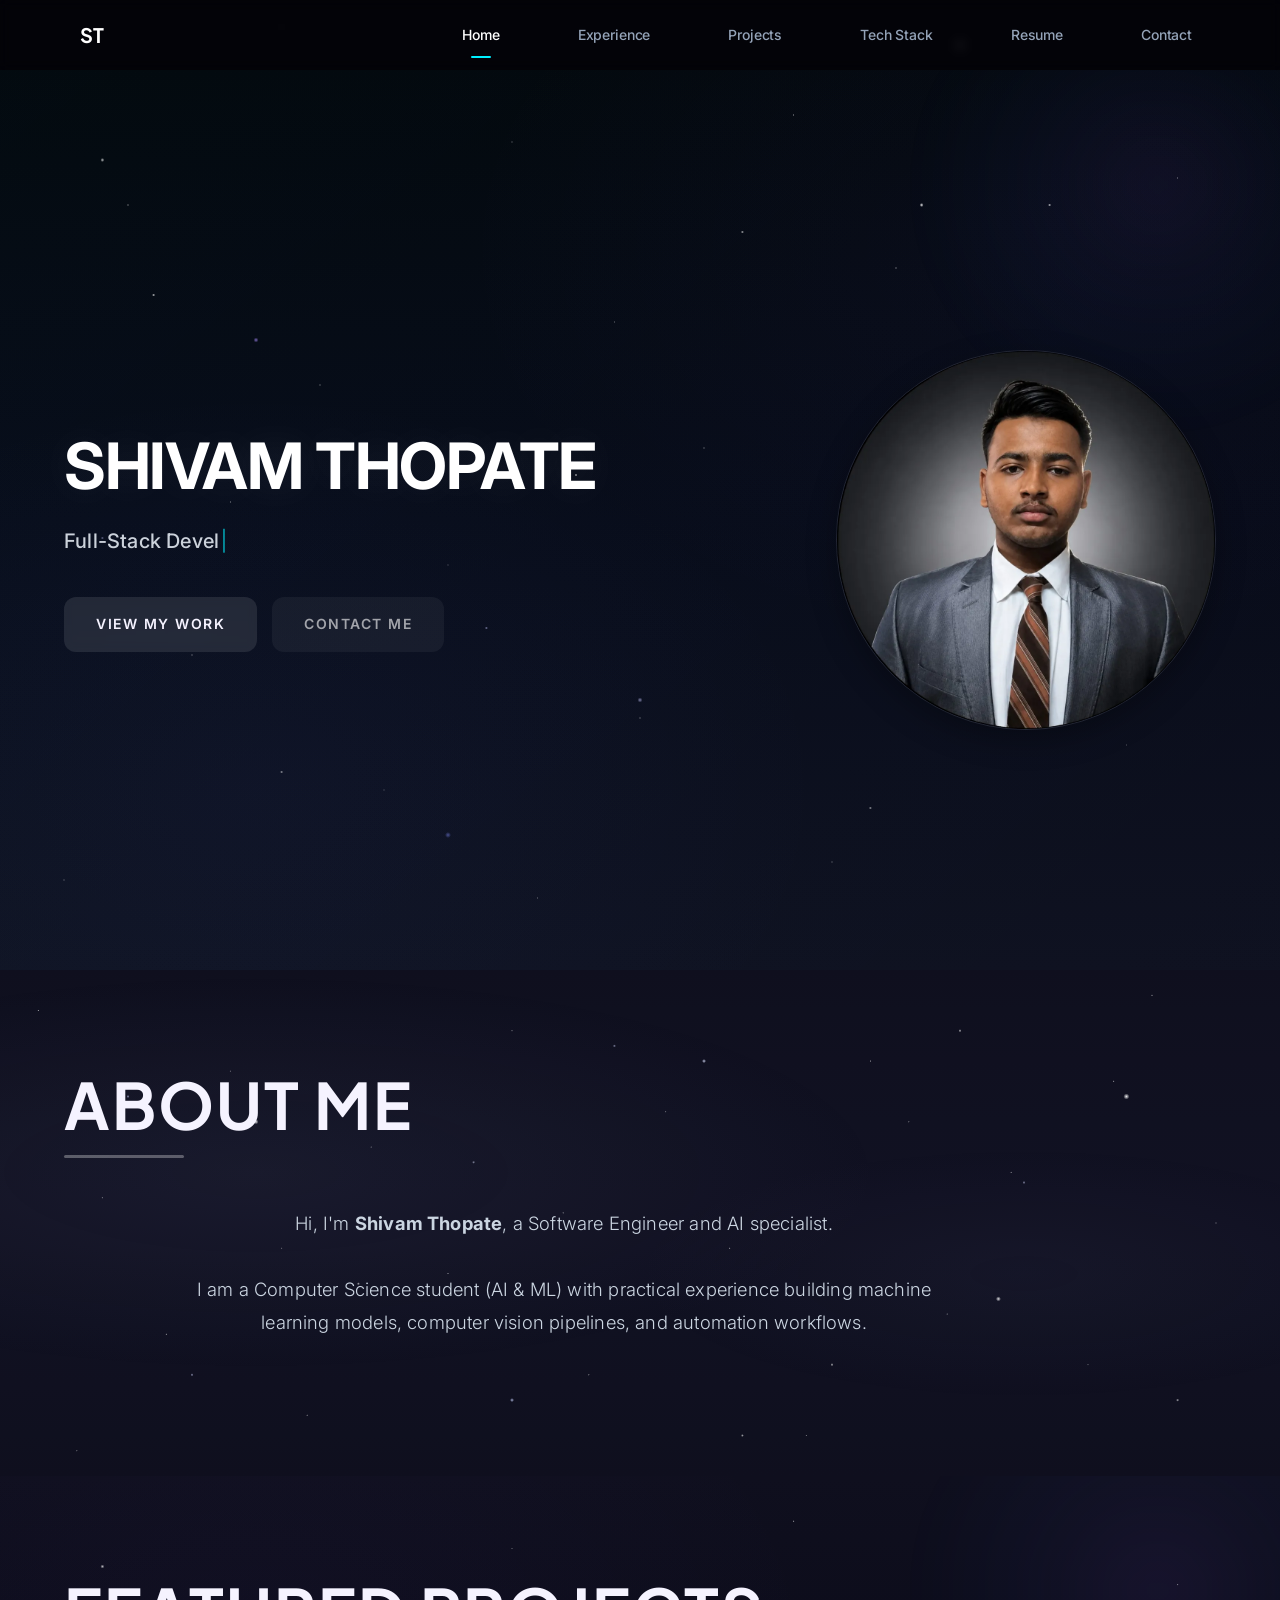
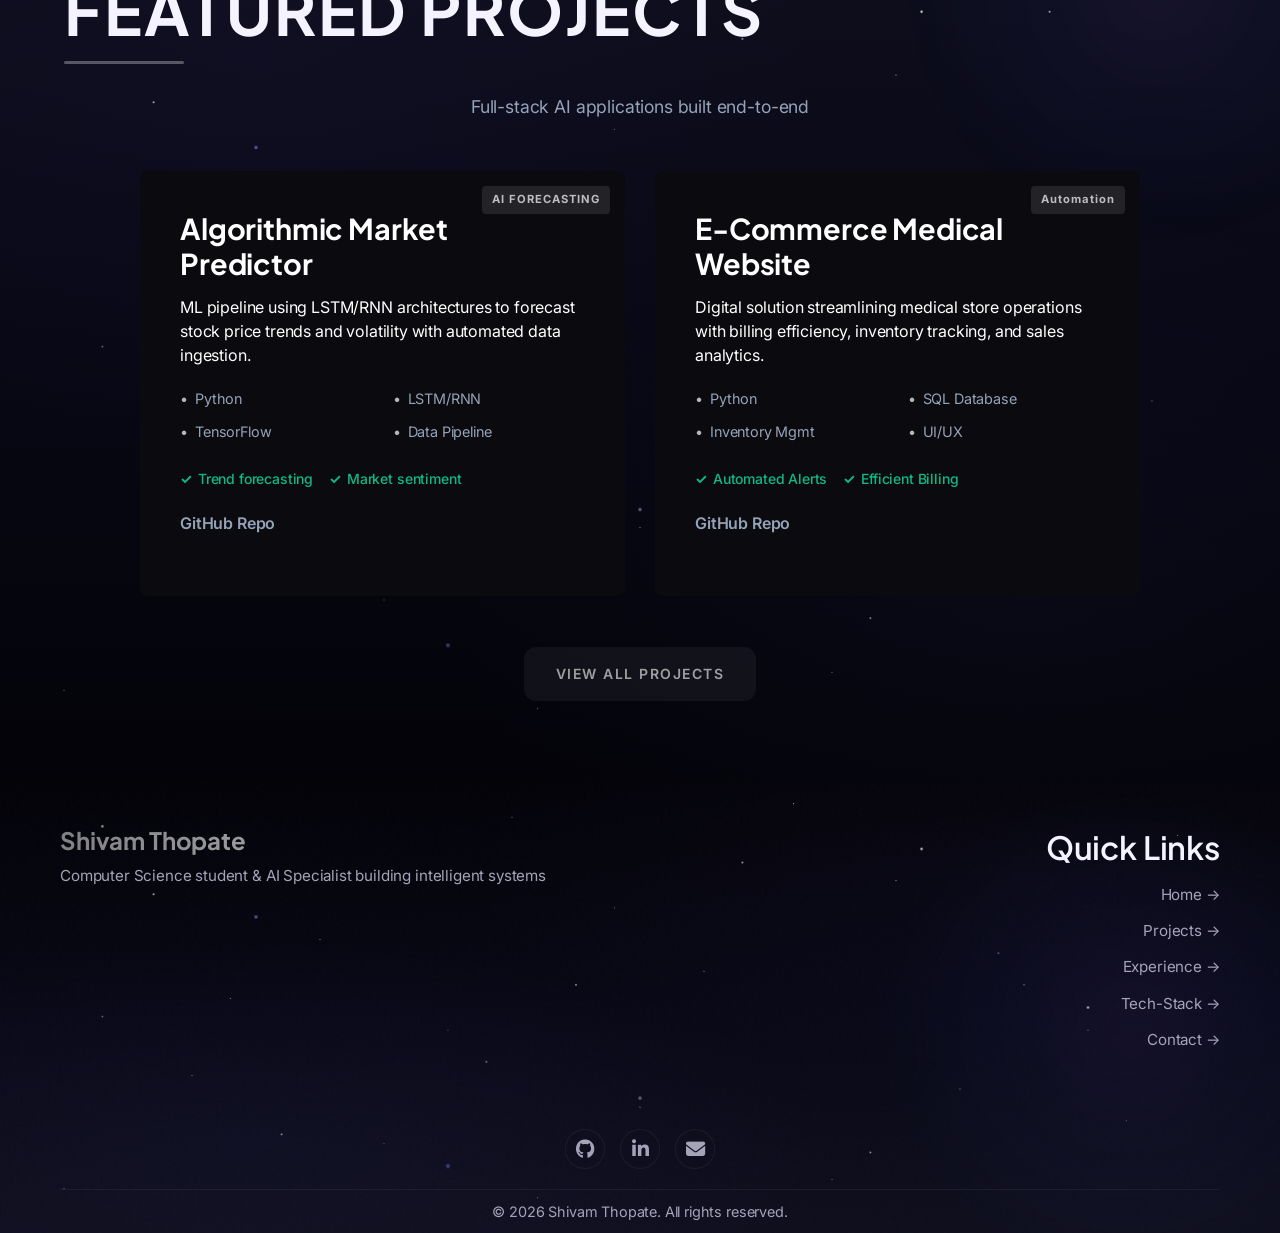
<file: index.html>
<!DOCTYPE html>
<html lang="en">
<head>
  <meta charset="UTF-8">
  <meta http-equiv="X-UA-Compatible" content="IE=edge">
  <meta name="viewport" content="width=device-width, initial-scale=1.0, viewport-fit=cover">
  <!-- Primary SEO Meta Tags -->
  <title>Shivam Thopate | Portfolio</title>
  <meta name="description" content="Portfolio of Shivam Thopate, a Software Engineer & AI Specialist.">
  <meta name="keywords" content="Shivam Thopate, Software Engineer & AI Specialist, Machine Learning, Full-Stack Developer, Computer Vision, React, Pune">
  <meta name="author" content="Shivam Thopate">
  <meta name="application-name" content="Shivam Thopate Portfolio">
  <meta name="apple-mobile-web-app-title" content="Shivam Thopate">
  <meta name="robots" content="index, follow">
  <!-- Google Search Console Verification -->
  <meta name="google-site-verification" content="OGYdo1dRANcIHixd3IMehgqKYTwDNxTdDMfM6Z2a3nI" />
  <!-- Additional SEO Meta Tags -->
  <meta name="geo.region" content="IN-MH" />
  <meta name="geo.placename" content="Pune, India" />
  <meta name="dcterms.created" content="2024-01-01" />
  <meta name="dcterms.modified" content="2026-04-13" />
  <!-- Canonical & Sitemap -->
  <link rel="canonical" href="https://ShivamThopate.github.io/portfolio/" />
  <link rel="sitemap" type="application/xml" title="Sitemap" href="https://ShivamThopate.github.io/portfolio/sitemap.xml" />
  <!-- rel="me" for IndieWeb / profile verification -->
  <link rel="me" href="https://github.com/ShivamThopate" />
  <link rel="me" href="https://www.linkedin.com/in/shivam-thopate-582119304" />
  <!-- Open Graph / Facebook -->
  <meta property="og:locale" content="en_US" />
  <meta property="og:type" content="website" />
  <meta property="og:title" content="Shivam Thopate | Portfolio" />
  <meta property="og:description" content="Portfolio of Shivam Thopate, Software Engineer and AI specialist." />
  <meta property="og:site_name" content="Shivam Thopate Portfolio" />
  <!-- Twitter Card -->
  <meta name="twitter:card" content="summary_large_image" />
  <meta name="twitter:title" content="Shivam Thopate | Portfolio" />
  <meta name="twitter:description" content="Portfolio of Shivam Thopate, Software Engineer and AI specialist." />
  <link rel="manifest" href="site.webmanifest" />
  <link rel="icon" type="image/x-icon" href="assets/favicon.ico" />
  <link rel="shortcut icon" type="image/x-icon" href="assets/favicon.ico" />
  <link rel="icon" type="image/png" sizes="192x192" href="assets/favicon.png" />
  <link rel="apple-touch-icon" sizes="180x180" href="assets/apple-touch-icon.png" />
  <!-- Performance Optimizations -->
  <link rel="preconnect" href="https://fonts.googleapis.com">
  <link rel="preconnect" href="https://fonts.gstatic.com" crossorigin>
  <link rel="preload" as="image" href="assets/profile.webp">
  <!-- Styles & Fonts -->
  <link rel="stylesheet" href="assets/css/main.min.css?v=2">
    <link rel="preconnect" href="https://fonts.googleapis.com">
  <link rel="preconnect" href="https://fonts.gstatic.com" crossorigin>
  <link rel="preconnect" href="https://cdn.jsdelivr.net">
  <link rel="stylesheet" href="https://fonts.googleapis.com/css2?family=Inter:wght@400;500;600;700&family=Plus+Jakarta+Sans:wght@500;600;700&display=swap" media="print" onload="this.media='all'">
  <noscript>
    <link rel="stylesheet" href="https://fonts.googleapis.com/css2?family=Inter:wght@400;500;600;700&family=Plus+Jakarta+Sans:wght@500;600;700&display=swap">
  </noscript>
  <link rel="stylesheet" href="https://cdn.jsdelivr.net/npm/@fortawesome/fontawesome-free@6.4.0/css/all.min.css" media="print" onload="this.media='all'">
  <noscript>
  </noscript>
  <!-- Structured Data (JSON-LD) -->
  <script type="application/ld+json">
    {
      "@context": "https://schema.org",
      "@graph": [
        {
          "@type": "ProfilePage",
          "name": "Shivam Thopate Portfolio",
          "description": "Official portfolio of Shivam Thopate, Software Engineer",
          "mainEntity": {
            "@type": "Person",
            "name": "Shivam Thopate",
            "jobTitle": "Software Engineer & AI Specialist",
            "description": "I'm a Computer Science student and Software Engineer specializing in machine learning, computer vision, and automation workflows.",
            "email": "thopateshivam@gmail.com",
            "address": {
              "@type": "PostalAddress",
              "addressLocality": "Pune",
              "addressCountry": "India"
            },
            "knowsAbout": [
              "Artificial Intelligence",
              "Machine Learning",
              "Generative AI",
              "Computer Vision",
              "API Development",
              "Web Scraping",
              "Multi-Agent AI"
            ],
            "worksFor": {
              "@type": "Organization",
              "name": "Open to Opportunities"
            },
            "sameAs": [
              "https://github.com/ShivamThopate",
              "https://pypi.org/user/ShivamThopate/",
              "https://huggingface.co/ShivamThopate",
              "https://share.streamlit.io/user/ShivamThopate",
              "https://www.linkedin.com/in/shivam-thopate-582119304/",
              "https://medium.com/@ShivamThopate",
              "https://www.instagram.com/ShivamThopate/",
              "https://linktr.ee/ShivamThopate",
              "https://www.instagram.com/filmicharmony/",
              "https://www.youtube.com/channel/UCZjJz4iOz0rrOAl9l2_hz7Q",
              "https://vsco.co/thekethan/gallery"
            ]
          }
        },
        {
          "@type": "WebSite",
          "@id": "https://ShivamThopate.github.io/portfolio/#website",
          "url": "https://ShivamThopate.github.io/portfolio/",
          "name": "Shivam Thopate Portfolio",
          "alternateName": "Shivam Thopate",
          "sameAs": [
            "https://github.com/ShivamThopate",
            "https://pypi.org/user/ShivamThopate/",
            "https://huggingface.co/ShivamThopate",
            "https://share.streamlit.io/user/ShivamThopate",
            "https://www.linkedin.com/in/shivam-thopate-582119304/",
            "https://medium.com/@ShivamThopate",
            "https://www.instagram.com/ShivamThopate/",
            "https://linktr.ee/ShivamThopate",
            "https://www.instagram.com/filmicharmony/",
            "https://www.youtube.com/channel/UCZjJz4iOz0rrOAl9l2_hz7Q",
            "https://vsco.co/thekethan/gallery"
          ]
        },
        {
          "@type": "SoftwareSourceCode",
          "name": "Wrapper4AI",
          "description": "Unified Python wrapper for multiple LLM providers, reducing integration complexity by 80% with consistent error handling",
          "programmingLanguage": "Python",
          "codeRepository": "https://github.com/ShivamThopate/Wrapper4AI",
          "downloadUrl": "https://pypi.org/project/wrapper4ai/",
          "author": {
            "@type": "Person",
            "name": "Shivam Thopate"
          },
          "applicationCategory": "DeveloperApplication",
          "operatingSystem": "Cross-platform"
        },
        {
          "@type": "SoftwareSourceCode",
          "name": "UI4AI",
          "description": "Streamlit component library for AI applications with pre-built chatbot interfaces and responsive design patterns",
          "programmingLanguage": "Python",
          "codeRepository": "https://github.com/ShivamThopate/UI4AI",
          "downloadUrl": "https://pypi.org/project/ui4ai/",
          "author": {
            "@type": "Person",
            "name": "Shivam Thopate"
          },
          "applicationCategory": "DeveloperApplication",
          "operatingSystem": "Cross-platform"
        },
        {
          "@type": "BreadcrumbList",
          "itemListElement": [
            { "@type": "ListItem", "position": 1, "name": "Home", "item": "https://ShivamThopate.github.io/portfolio/" },
            { "@type": "ListItem", "position": 2, "name": "Projects", "item": "https://ShivamThopate.github.io/portfolio/projects" },
            { "@type": "ListItem", "position": 3, "name": "Experience", "item": "https://ShivamThopate.github.io/portfolio/experience" },
            { "@type": "ListItem", "position": 4, "name": "Tech Stack", "item": "https://ShivamThopate.github.io/portfolio/tech-stack" },
            { "@type": "ListItem", "position": 5, "name": "Resume", "item": "https://ShivamThopate.github.io/portfolio/resume" },
            { "@type": "ListItem", "position": 6, "name": "Contact", "item": "https://ShivamThopate.github.io/portfolio/contact" }
          ]
        }
      ]
    }
  </script>
</head>
<body>
<!-- Comet Layer -->
<div id="comet-layer" aria-hidden="true"></div>
<!-- Navigation Placeholder -->
<div id="navbar-placeholder"></div>
<!-- Hero Section -->
<section class="hero">
  <div class="starfield">
    <div class="stars stars-small"></div>
    <div class="stars stars-medium"></div>
    <div class="stars stars-large"></div>
    <div class="solar-glow"></div>
  </div>
  <div class="container">
    <div class="hero-content fade-in">
      <h1 class="hero-title">SHIVAM THOPATE</h1>
      <p class="hero-positioning">AI, ML, Agentic and Multi Agent AI, Full-Stack Developer, React</p>
      <div class="hero-buttons">
        <a href="projects.html" class="btn btn-primary">VIEW MY WORK</a>
        <a href="contact.html" class="btn btn-secondary">CONTACT ME</a>
      </div>
    </div>
    <div class="hero-image fade-in">
      <img src="assets/profile.webp" alt="Portrait of Shivam Thopate, Software Engineer and AI specialist" class="profile-img" loading="lazy" width="380" height="380">
    </div>
  </div>
</section>
<!-- About Section -->
<section id="about" class="section about">
  <div class="starfield-grey">
    <div class="stars stars-grey-sm"></div>
    <div class="stars stars-grey-md"></div>
    <div class="stars stars-grey-lg"></div>
    <div class="grey-nebula"></div>
  </div>
  <div class="container">
    <h2 class="section-title">About Me</h2>
    <div class="about-content">
      <p>
        Hi, I'm <strong>Shivam Thopate</strong>, a Software Engineer and AI specialist.
        <br><br>
        I am a Computer Science student (AI & ML) with practical experience building machine learning models, computer vision pipelines, and automation workflows.
        <br><br>
      </p>
    </div>
  </div>
</section>
<!-- Featured Projects Section -->
<section id="featured-projects" class="section featured-projects-section">
  <div class="starfield">
    <div class="stars stars-small"></div>
    <div class="stars stars-medium"></div>
    <div class="stars stars-large"></div>
    <div class="solar-glow packages-glow"></div>
  </div>
  <div class="container">
    <h2 class="section-title">FEATURED PROJECTS</h2>
    <p class="section-subtitle">Full-stack AI applications built end-to-end</p>
    <div class="packages-featured">
      <!-- Algorithmic Market Predictor -->
      <div class="package-card featured">
        <div class="package-badge">AI FORECASTING</div>
        <div class="package-header">
          <h3>Algorithmic Market Predictor</h3>
        </div>
        <p class="package-desc">ML pipeline using LSTM/RNN architectures to forecast stock price trends and volatility with automated data ingestion.</p>
        <div class="package-features">
          <span class="feature">Python</span>
          <span class="feature">LSTM/RNN</span>
          <span class="feature">TensorFlow</span>
          <span class="feature">Data Pipeline</span>
        </div>
        <div class="package-metrics">
          <span class="metric">Trend forecasting</span>
          <span class="metric">Market sentiment</span>
        </div>
        <div class="package-links">
          <a href="https://github.com/ShivamThopate/AI-quant-terminal-for-stock-predictions" class="package-link-secondary" target="_blank">GitHub Repo</a>
        </div>
      </div>

      <!-- E-Commerce Medical Website -->
      <div class="package-card featured">
        <div class="package-badge">Automation</div>
        <div class="package-header">
          <h3>E-Commerce Medical Website</h3>
        </div>
        <p class="package-desc">Digital solution streamlining medical store operations with billing efficiency, inventory tracking, and sales analytics.</p>
        <div class="package-features">
          <span class="feature">Python</span>
          <span class="feature">SQL Database</span>
          <span class="feature">Inventory Mgmt</span>
          <span class="feature">UI/UX</span>
        </div>
        <div class="package-metrics">
          <span class="metric">Automated Alerts</span>
          <span class="metric">Efficient Billing</span>
        </div>
        <div class="package-links">
          <a href="https://github.com/ShivamThopate/PADMAVATI-MEDICALS" class="package-link-secondary" target="_blank">GitHub Repo</a>
        </div>
      </div>
    </div>
    <div class="text-center">
      <a href="projects" class="btn btn-outline">VIEW ALL PROJECTS</a>
    </div>
  </div>
</section>
<!-- Footer Placeholder -->
<div id="footer-placeholder"></div>
<script src="assets/js/main.js" defer></script>
</body>
</html>
</file>
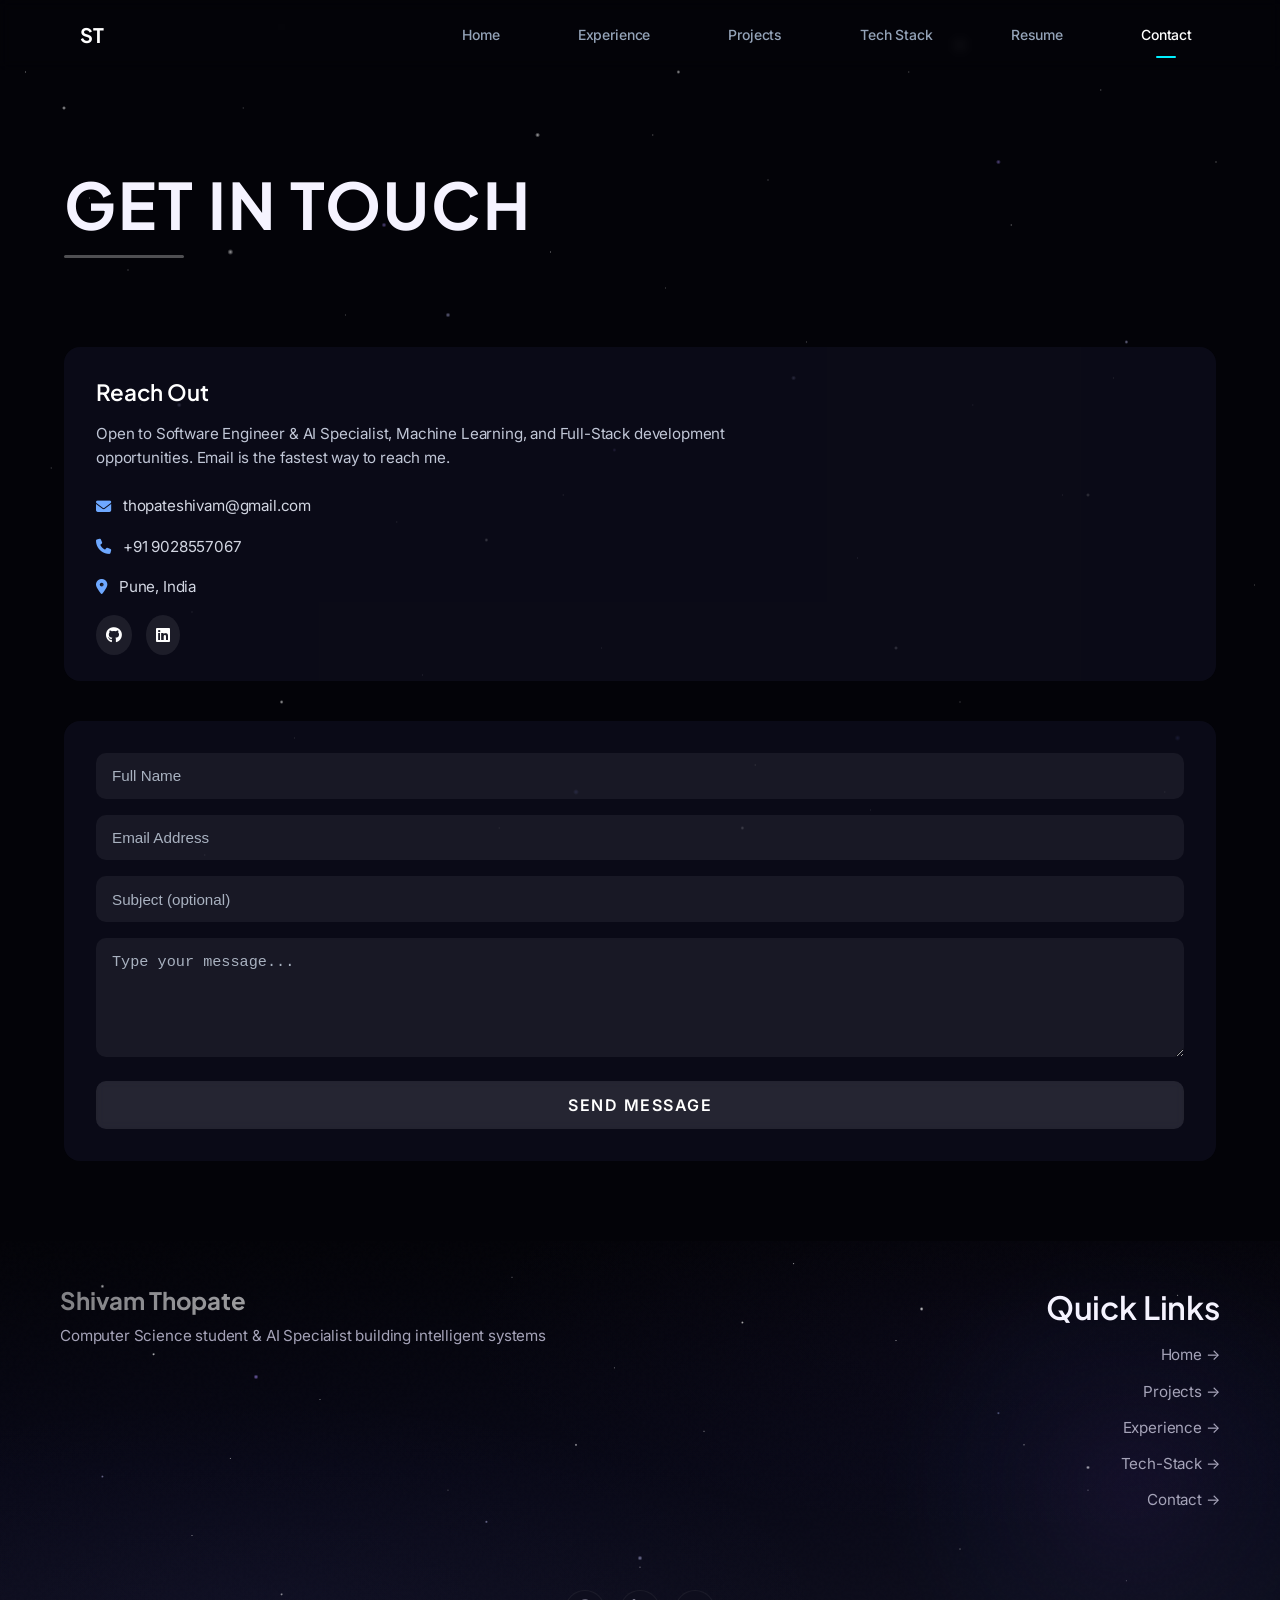
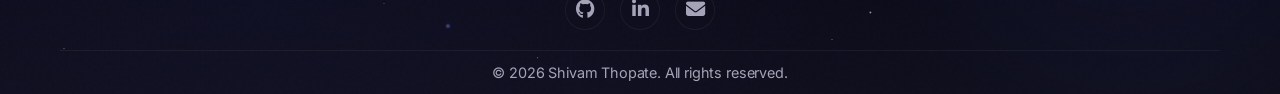
<file: contact.html>
<!DOCTYPE html>
<html lang="en">
<head>
  <!-- Copied and adapted from home head for consistent styling and SEO -->
  <meta charset="UTF-8">
  <meta http-equiv="X-UA-Compatible" content="IE=edge">
  <meta name="viewport" content="width=device-width, initial-scale=1.0, viewport-fit=cover">
  <title>Contact | Shivam Thopate</title>
  <meta name="description" content="Contact Shivam Thopate for AI engineering roles, collaborations, consulting, or project discussions. Based in Pune, India.">
  <meta name="keywords" content="Contact Shivam Thopate, Software Engineer & AI Specialist Contact, Summer 2025 Internship, Collaboration, Pune, AI Projects, Machine Learning Opportunities">
  <meta name="author" content="Shivam Thopate">
  <meta name="application-name" content="Shivam Thopate Portfolio">
  <meta name="apple-mobile-web-app-title" content="Shivam Thopate">
  <meta name="robots" content="index, follow">
  <link rel="canonical" href="https://ShivamThopate.github.io/portfolio/contact" />
  <link rel="sitemap" type="application/xml" title="Sitemap" href="https://ShivamThopate.github.io/portfolio/sitemap.xml" />
  <!-- rel=me links -->
  <link rel="me" href="https://github.com/ShivamThopate" />
  <link rel="me" href="https://pypi.org/user/ShivamThopate/" />
  <link rel="me" href="https://huggingface.co/ShivamThopate" />
  <link rel="me" href="https://www.linkedin.com/in/shivam-thopate-582119304/" />
  <link rel="me" href="https://medium.com/@ShivamThopate" />
  <!-- Open Graph / Facebook -->
  <meta property="og:locale" content="en_US" />
  <meta property="og:type" content="website" />
  <meta property="og:url" content="https://ShivamThopate.github.io/portfolio/contact" />
  <meta property="og:title" content="Contact | Shivam Thopate" />
  <meta property="og:description" content="Contact Shivam Thopate for AI engineering roles, collaborations, consulting, or project discussions." />
  <meta property="og:image" content="https://ShivamThopate.github.io/portfolio/assets/preview.png" />
  <meta property="og:image:width" content="1200" />
  <meta property="og:image:height" content="630" />
  <meta property="og:image:alt" content="Contact Shivam Thopate Software Engineer & AI Specialist" />
  <meta property="og:site_name" content="Shivam Thopate Portfolio" />
  <!-- Twitter Card -->
  <meta name="twitter:card" content="summary_large_image" />
  <meta name="twitter:site" content="@ShivamThopate" />
  <meta name="twitter:creator" content="@ShivamThopate" />
  <meta name="twitter:title" content="Contact | Shivam Thopate" />
  <meta name="twitter:description" content="Contact Shivam Thopate for AI engineering roles, collaborations, consulting, or project discussions." />
  <meta name="twitter:image" content="https://ShivamThopate.github.io/portfolio/assets/preview.png" />
  <meta name="twitter:image:alt" content="Contact Shivam Thopate Software Engineer & AI Specialist" />
  <link rel="manifest" href="site.webmanifest" />
  <link rel="icon" type="image/x-icon" href="assets/favicon.ico" />
  <link rel="shortcut icon" type="image/x-icon" href="assets/favicon.ico" />
  <link rel="icon" type="image/png" sizes="192x192" href="assets/favicon.png" />
  <link rel="apple-touch-icon" sizes="180x180" href="assets/apple-touch-icon.png" />
  <!-- Styles & Fonts -->
  <link rel="stylesheet" href="assets/css/main.min.css">
    <link rel="preconnect" href="https://fonts.googleapis.com">
  <link rel="preconnect" href="https://fonts.gstatic.com" crossorigin>
  <link rel="preconnect" href="https://cdn.jsdelivr.net">
  <link rel="stylesheet" href="https://fonts.googleapis.com/css2?family=Inter:wght@400;500;600;700&family=Plus+Jakarta+Sans:wght@500;600;700&display=swap" media="print" onload="this.media='all'">
  <noscript>
    <link rel="stylesheet" href="https://fonts.googleapis.com/css2?family=Inter:wght@400;500;600;700&family=Plus+Jakarta+Sans:wght@500;600;700&display=swap">
  </noscript>
  <link rel="stylesheet" href="https://cdn.jsdelivr.net/npm/@fortawesome/fontawesome-free@6.4.0/css/all.min.css" media="print" onload="this.media='all'">
  <noscript>
  </noscript>
  <!-- Structured Data JSON-LD -->
  <script type="application/ld+json">
    {
      "@context": "https://schema.org",
      "@graph": [
        {
          "@type": "ContactPage",
          "name": "Contact Shivam Thopate",
          "url": "https://ShivamThopate.github.io/portfolio/contact",
          "description": "Contact information and form for Software Engineer & AI Specialist Shivam Thopate",
          "mainEntity": {
            "@type": "Person",
            "name": "Shivam Thopate",
            "jobTitle": "Software Engineer & AI Specialist",
            "email": "ShivamThopate@gmail.com",
            "address": {
              "@type": "PostalAddress",
              "addressRegion": "Pune",
              "addressCountry": "India"
            },
            "sameAs": [
              "https://github.com/ShivamThopate",
              "https://www.linkedin.com/in/shivam-thopate-582119304/",
              "https://medium.com/@ShivamThopate",
              "https://huggingface.co/ShivamThopate"
            ]
          }
        },
        {
          "@type": "WebSite",
          "@id": "https://ShivamThopate.github.io/portfolio/#website",
          "url": "https://ShivamThopate.github.io/portfolio/",
          "name": "Shivam Thopate Portfolio",
          "alternateName": "Shivam Thopate"
        },
        {
          "@type": "WebPage",
          "url": "https://ShivamThopate.github.io/portfolio/contact",
          "name": "Contact | Shivam Thopate",
          "isPartOf": { "@id": "https://ShivamThopate.github.io/portfolio/#website" }
        },
        {
          "@type": "BreadcrumbList",
          "itemListElement": [
            {
              "@type": "ListItem",
              "position": 1,
              "name": "Home",
              "item": "https://ShivamThopate.github.io/portfolio/"
            },
            {
              "@type": "ListItem",
              "position": 2,
              "name": "Contact",
              "item": "https://ShivamThopate.github.io/portfolio/contact"
            }
          ]
        }
      ]
    }
  </script>
</head>
<body>
<!-- Navigation Placeholder -->
<div id="navbar-placeholder"></div>
<!-- Contact Section -->
<section class="section contact">
  <div class="container">
    <h2 class="section-title">GET IN TOUCH</h2>
    <!-- Reach Out (first) -->
    <div class="contact-info-box fade-in">
      <h3>Reach Out</h3>
      <p class="contact-description">Open to Software Engineer & AI Specialist, Machine Learning, and Full-Stack development opportunities. Email is the fastest way to reach me.</p>
      <div class="contact-detail">
        <i class="fas fa-envelope"></i>
        <span>thopateshivam@gmail.com</span>
      </div>
      <div class="contact-detail">
        <i class="fas fa-phone"></i>
        <span>+91 9028557067</span>
      </div>
      <div class="contact-detail">
        <i class="fas fa-map-marker-alt"></i>
        <span>Pune, India</span>
      </div>
      <div class="contact-socials">
        <a href="https://github.com/ShivamThopate" target="_blank" title="GitHub"><i class="fab fa-github"></i></a>
        <a href="https://www.linkedin.com/in/shivam-thopate-582119304" target="_blank" title="LinkedIn"><i class="fab fa-linkedin"></i></a>
      </div>
    </div>
    <!-- Contact Form (third) -->
    <div class="contact-form-box fade-in">
      <form id="contact-form" action="https://formspree.io/f/xpqvwbwe" method="POST" class="contact-form">
        <label for="contact-name" class="visually-hidden">Full Name</label>
        <input type="text" id="contact-name" name="name" placeholder="Full Name" required>
        <label for="contact-email" class="visually-hidden">Email Address</label>
        <input type="email" id="contact-email" name="email" placeholder="Email Address" required>
        <label for="contact-subject" class="visually-hidden">Subject (optional)</label>
        <input type="text" id="contact-subject" name="subject" placeholder="Subject (optional)">
        <label for="contact-message" class="visually-hidden">Type your message</label>
        <textarea id="contact-message" name="message" placeholder="Type your message..." rows="5" required></textarea>
        <button type="submit" class="btn btn-primary">Send Message</button>
      </form>
    </div>
  </div>
</section>
<!-- Footer Placeholder -->
<div id="footer-placeholder"></div>
<script src="assets/js/main.js" defer></script>
</body>
</file>
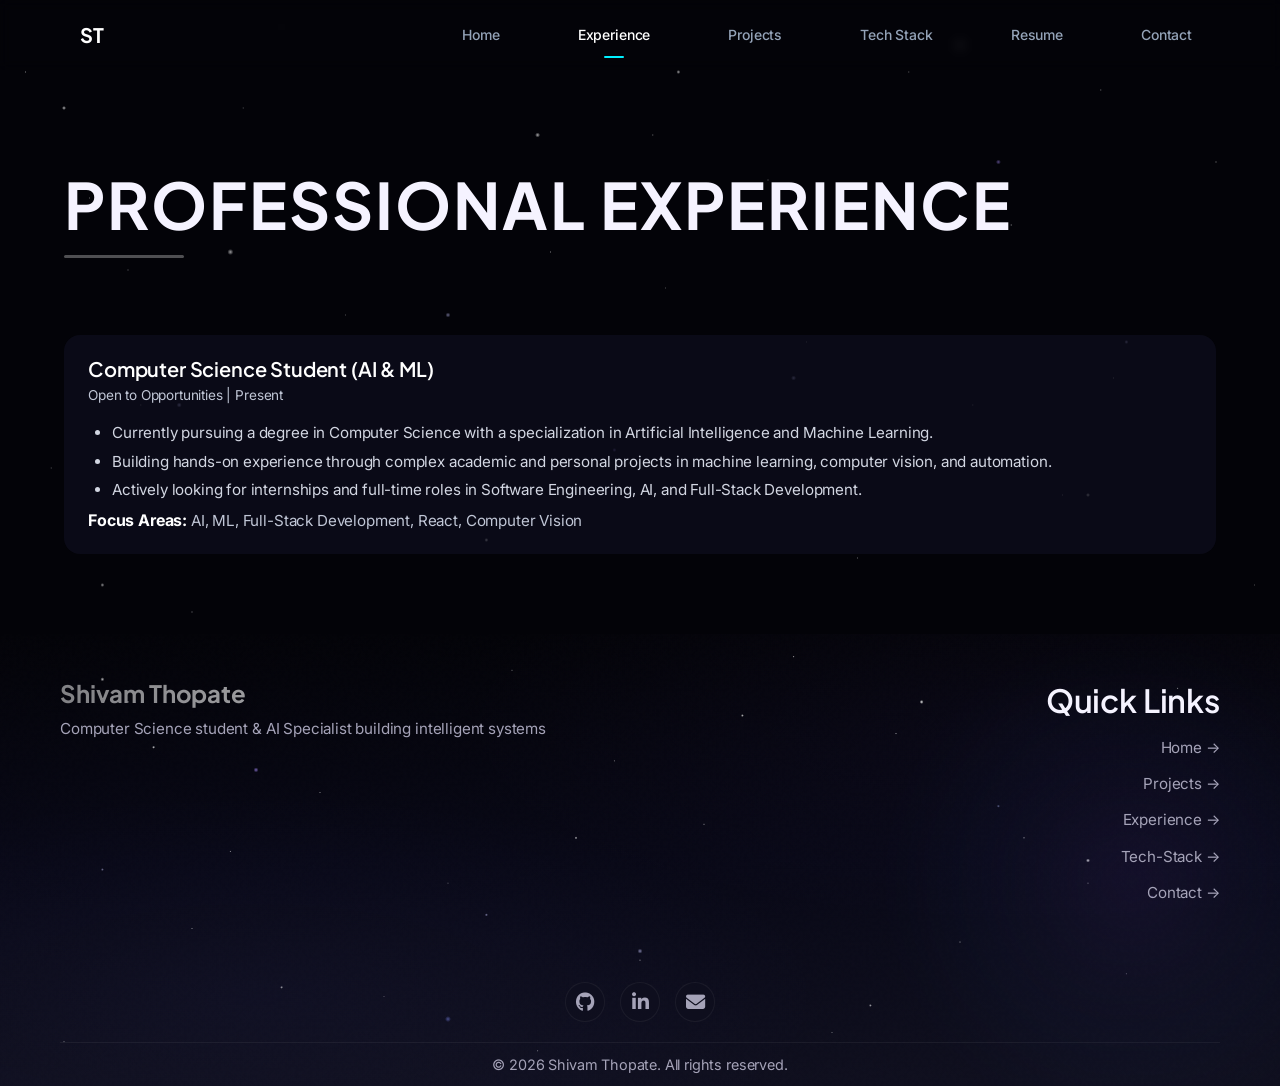
<file: experience.html>
<!DOCTYPE html>
<html lang="en">
<head>
  <!-- Copied and adapted from home head for consistent styling and SEO -->
  <meta charset="UTF-8">
  <meta http-equiv="X-UA-Compatible" content="IE=edge">
  <meta name="viewport" content="width=device-width, initial-scale=1.0, viewport-fit=cover">
  <title>Experience | Shivam Thopate</title>
  <meta name="description" content="Professional experience of Shivam Thopate across AI engineering, GenAI agents, document intelligence, chatbots, and production ML systems.">
  <meta name="keywords" content="Shivam Thopate, Software Engineer & AI Specialist Experience, Cornerstone Tech, Pace University, Datalabs Corporation, Kairos, GenAI, Professional Experience">
  <meta name="author" content="Shivam Thopate">
  <meta name="application-name" content="Shivam Thopate Portfolio">
  <meta name="apple-mobile-web-app-title" content="Shivam Thopate">
  <meta name="robots" content="index, follow">
  <link rel="canonical" href="https://ShivamThopate.github.io/portfolio/experience" />
  <link rel="sitemap" type="application/xml" title="Sitemap" href="https://ShivamThopate.github.io/portfolio/sitemap.xml" />
  <!-- rel=me links -->
  <link rel="me" href="https://github.com/ShivamThopate" />
  <link rel="me" href="https://pypi.org/user/ShivamThopate/" />
  <link rel="me" href="https://huggingface.co/ShivamThopate" />
  <link rel="me" href="https://www.linkedin.com/in/shivam-thopate-582119304/" />
  <link rel="me" href="https://medium.com/@ShivamThopate" />
  <!-- Open Graph / Facebook -->
  <meta property="og:locale" content="en_US" />
  <meta property="og:type" content="website" />
  <meta property="og:url" content="https://ShivamThopate.github.io/portfolio/experience" />
  <meta property="og:title" content="Experience | Shivam Thopate" />
  <meta property="og:description" content="AI engineering experience across GenAI agents, document intelligence, chatbots, and production ML systems." />
  <meta property="og:image" content="https://ShivamThopate.github.io/portfolio/assets/preview.png" />
  <meta property="og:image:width" content="1200" />
  <meta property="og:image:height" content="630" />
  <meta property="og:image:alt" content="Shivam Thopate Professional Experience" />
  <meta property="og:site_name" content="Shivam Thopate Portfolio" />
  <!-- Twitter Card -->
  <meta name="twitter:card" content="summary_large_image" />
  <meta name="twitter:site" content="@ShivamThopate" />
  <meta name="twitter:creator" content="@ShivamThopate" />
  <meta name="twitter:title" content="Experience | Shivam Thopate" />
  <meta name="twitter:description" content="AI engineering experience spanning GenAI agents, document intelligence, chatbots, and production ML systems." />
  <meta name="twitter:image" content="https://ShivamThopate.github.io/portfolio/assets/preview.png" />
  <meta name="twitter:image:alt" content="Shivam Thopate Professional Experience" />
  <link rel="manifest" href="site.webmanifest" />
  <link rel="icon" type="image/x-icon" href="assets/favicon.ico" />
  <link rel="shortcut icon" type="image/x-icon" href="assets/favicon.ico" />
  <link rel="icon" type="image/png" sizes="192x192" href="assets/favicon.png" />
  <link rel="apple-touch-icon" sizes="180x180" href="assets/apple-touch-icon.png" />
  <!-- Styles & Fonts -->
  <link rel="stylesheet" href="assets/css/main.min.css">
    <link rel="preconnect" href="https://fonts.googleapis.com">
  <link rel="preconnect" href="https://fonts.gstatic.com" crossorigin>
  <link rel="preconnect" href="https://cdn.jsdelivr.net">
  <link rel="stylesheet" href="https://fonts.googleapis.com/css2?family=Inter:wght@400;500;600;700&family=Plus+Jakarta+Sans:wght@500;600;700&display=swap" media="print" onload="this.media='all'">
  <noscript>
    <link rel="stylesheet" href="https://fonts.googleapis.com/css2?family=Inter:wght@400;500;600;700&family=Plus+Jakarta+Sans:wght@500;600;700&display=swap">
  </noscript>
  <link rel="stylesheet" href="https://cdn.jsdelivr.net/npm/@fortawesome/fontawesome-free@6.4.0/css/all.min.css" media="print" onload="this.media='all'">
  <noscript>
  </noscript>
  <!-- Structured Data JSON-LD -->
  <script type="application/ld+json">
    {
      "@context": "https://schema.org",
      "@graph": [
        {
          "@type": "ProfilePage",
          "name": "Professional Experience",
          "url": "https://ShivamThopate.github.io/portfolio/experience",
          "description": "Professional AI engineering experience and career history",
          "mainEntity": {
            "@type": "Person",
            "name": "Shivam Thopate",
            "jobTitle": "Software Engineer & AI Specialist",
            "url": "https://ShivamThopate.github.io/portfolio/",
            "worksFor": [
              {
                "@type": "Organization",
                "name": "Cornerstone Tech",
                "address": {
                  "@type": "PostalAddress",
                  "addressLocality": "Chicago",
                  "addressRegion": "IL",
                  "addressCountry": "India"
                }
              },
              {
                "@type": "Organization",
                "name": "Datalabs Corporation",
                "address": {
                  "@type": "PostalAddress",
                  "addressLocality": "Hyderabad",
                  "addressCountry": "India"
                }
              },
              {
                "@type": "Organization",
                "name": "Kairos",
                "address": {
                  "@type": "PostalAddress",
                  "addressLocality": "Visakhapatnam",
                  "addressCountry": "India"
                }
              }
            ]
          }
        },
        {
          "@type": "WebSite",
          "@id": "https://ShivamThopate.github.io/portfolio/#website",
          "url": "https://ShivamThopate.github.io/portfolio/",
          "name": "Shivam Thopate Portfolio",
          "alternateName": "Shivam Thopate"
        },
        {
          "@type": "WebPage",
          "url": "https://ShivamThopate.github.io/portfolio/experience",
          "name": "Professional Experience | Shivam Thopate",
          "isPartOf": { "@id": "https://ShivamThopate.github.io/portfolio/#website" }
        },
        {
          "@type": "BreadcrumbList",
          "itemListElement": [
            {
              "@type": "ListItem",
              "position": 1,
              "name": "Home",
              "item": "https://ShivamThopate.github.io/portfolio/"
            },
            {
              "@type": "ListItem",
              "position": 2,
              "name": "Experience",
              "item": "https://ShivamThopate.github.io/portfolio/experience"
            }
          ]
        }
      ]
    }
  </script>
</head>
<body>
<!-- Navigation Placeholder -->
<div id="navbar-placeholder"></div>
<!-- Experience Section -->
<section class="section experience">
  <div class="container">
    <h2 class="section-title">PROFESSIONAL EXPERIENCE</h2>
    <div class="experience-grid">
      <!-- Student Card -->
      <div class="exp-card fade-in">
        <div class="exp-header">
          <h3>Computer Science Student (AI & ML)</h3>
          <span class="exp-meta">Open to Opportunities | Present</span>
        </div>
        <ul class="exp-list">
          <li>Currently pursuing a degree in Computer Science with a specialization in Artificial Intelligence and Machine Learning.</li>
          <li>Building hands-on experience through complex academic and personal projects in machine learning, computer vision, and automation.</li>
          <li>Actively looking for internships and full-time roles in Software Engineering, AI, and Full-Stack Development.</li>
        </ul>
        <p class="exp-stack"><strong>Focus Areas:</strong> AI, ML, Full-Stack Development, React, Computer Vision</p>
      </div>
    </div>
  </div>
</section>
<!-- Footer Placeholder -->
<div id="footer-placeholder"></div>
<script src="assets/js/main.js" defer></script>
</body>
</file>
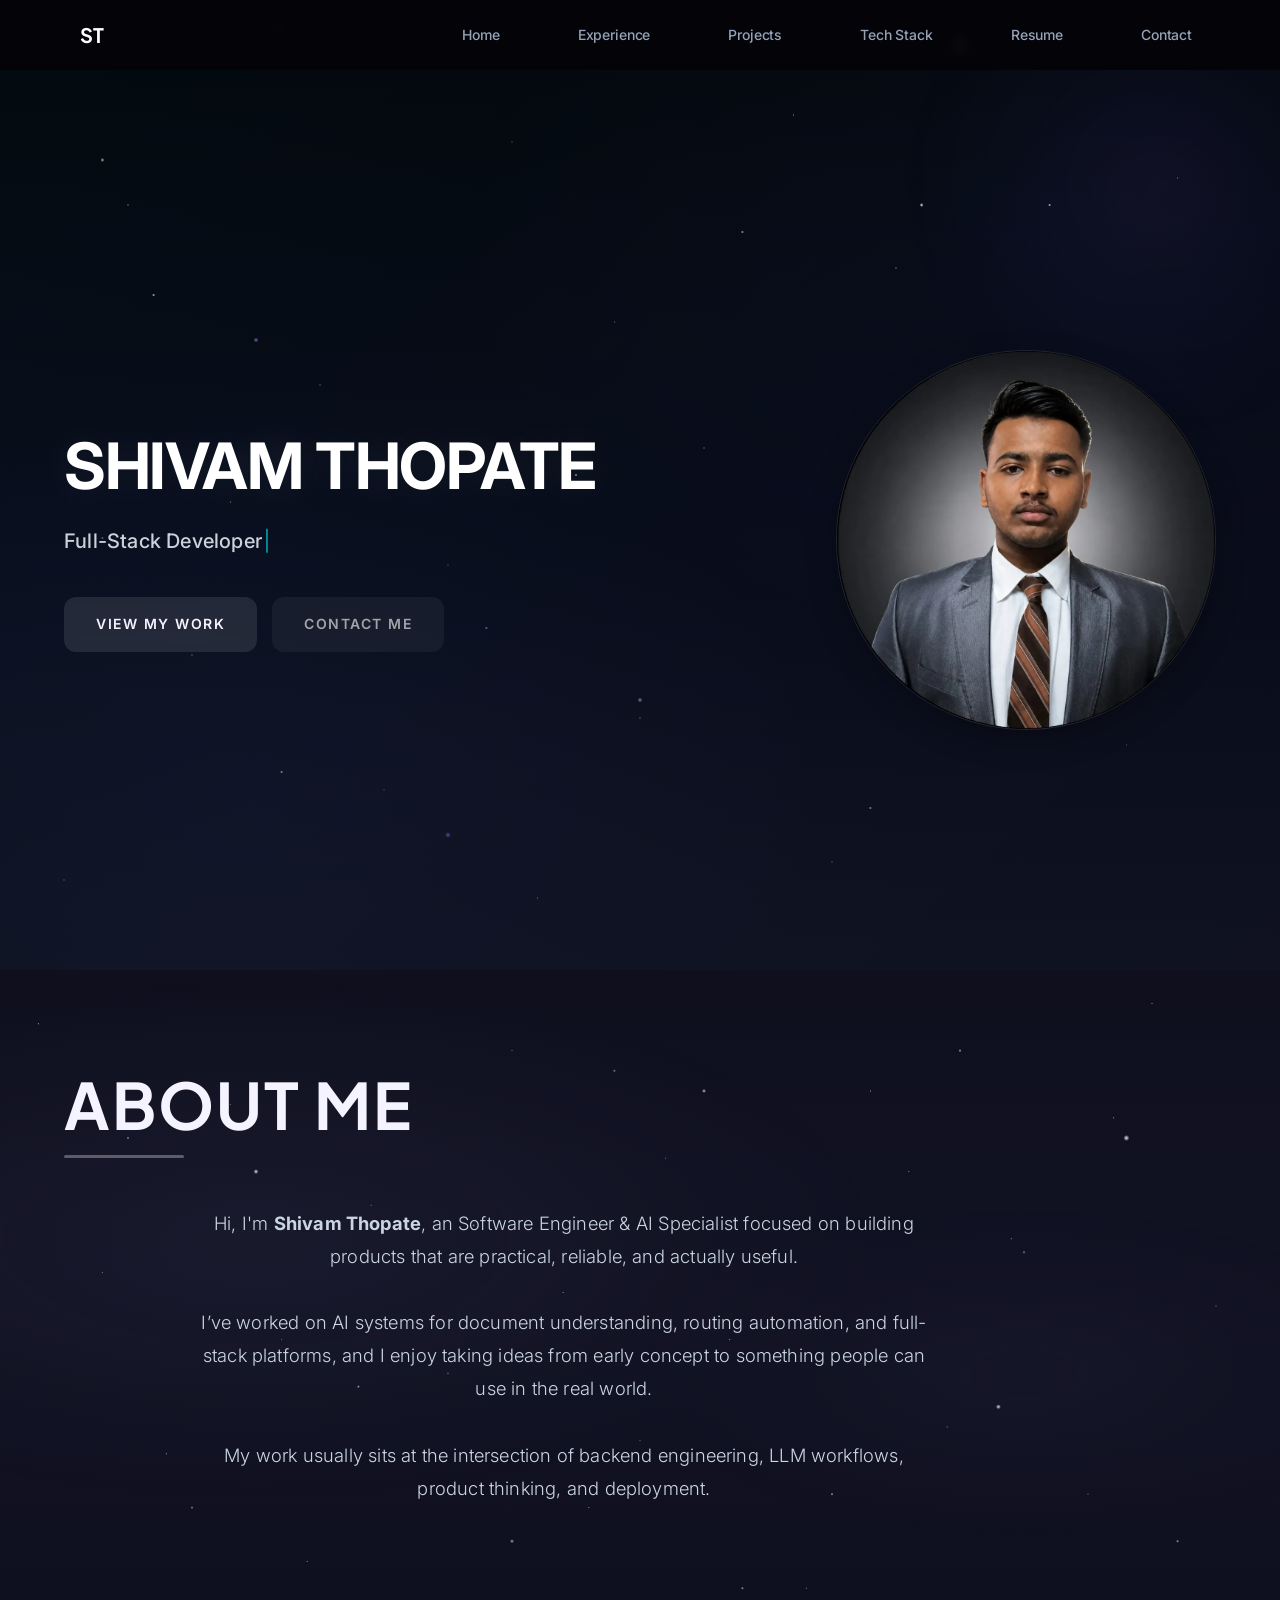
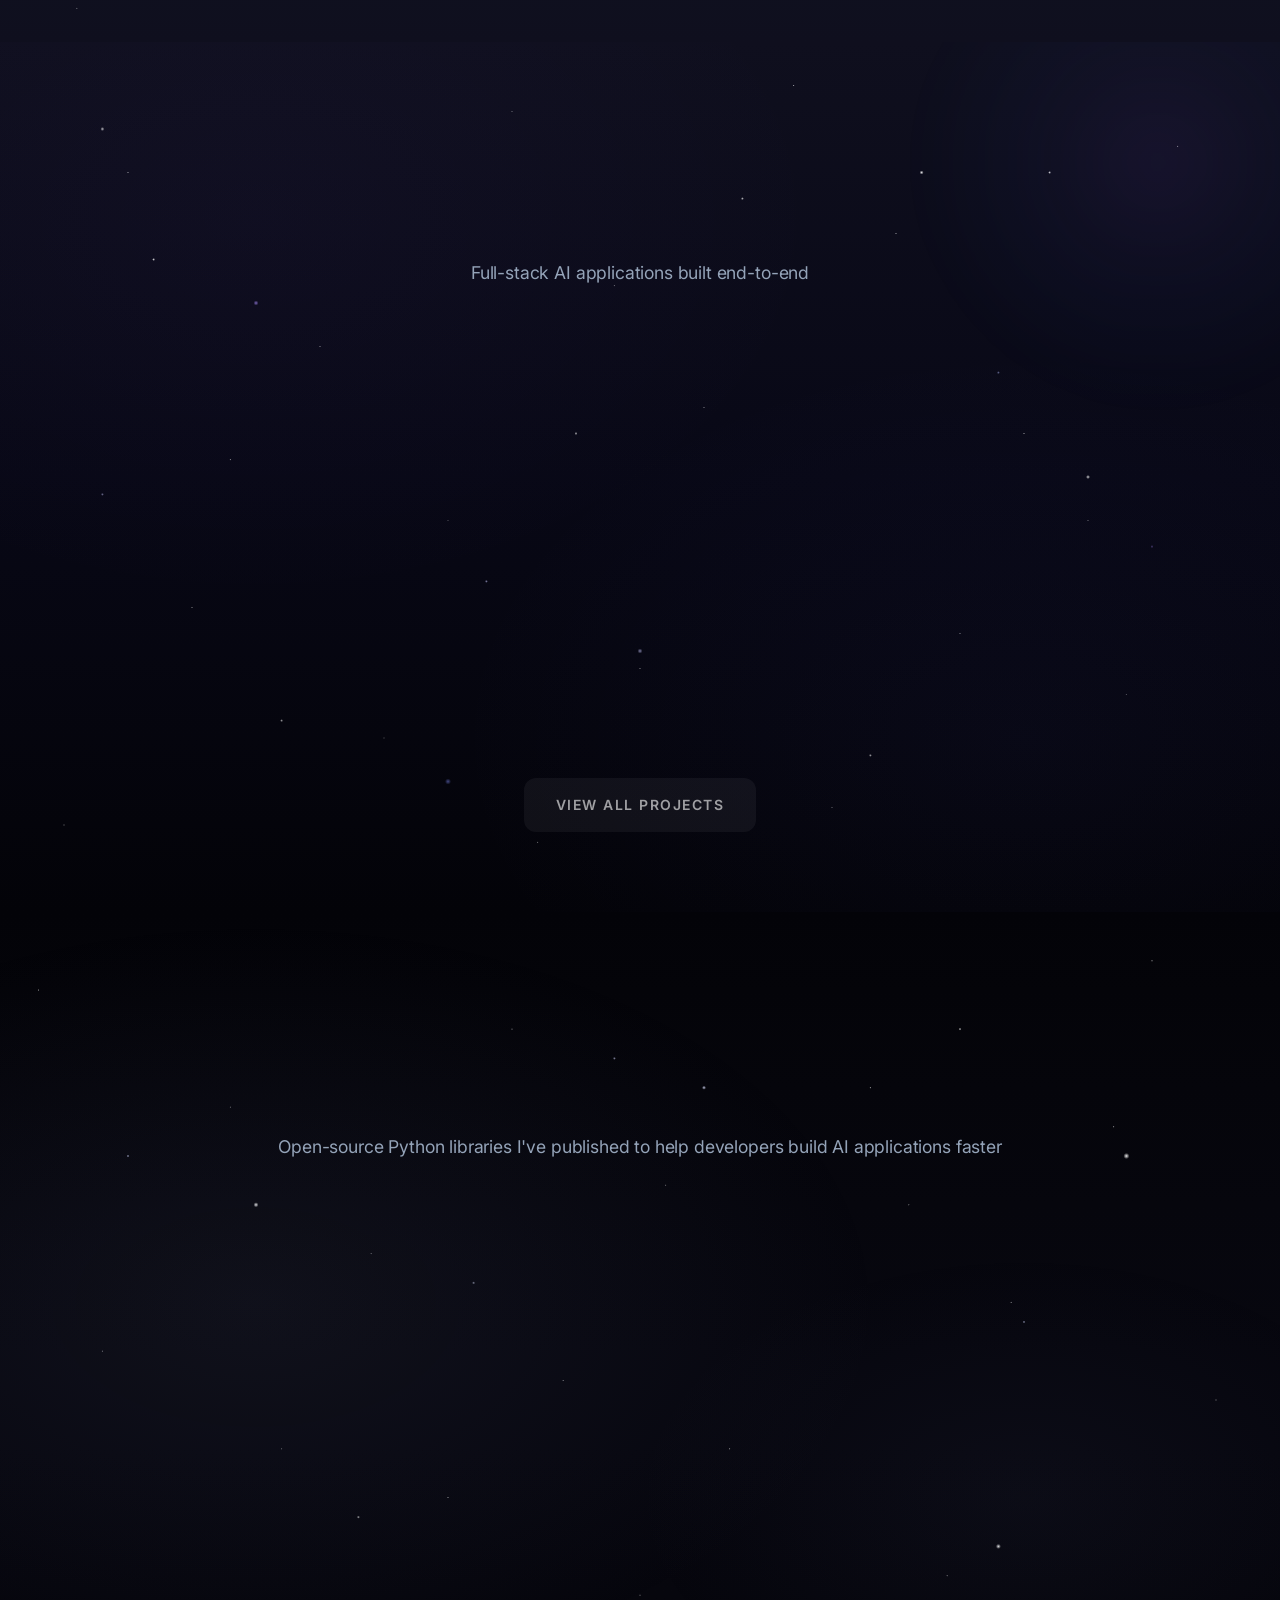
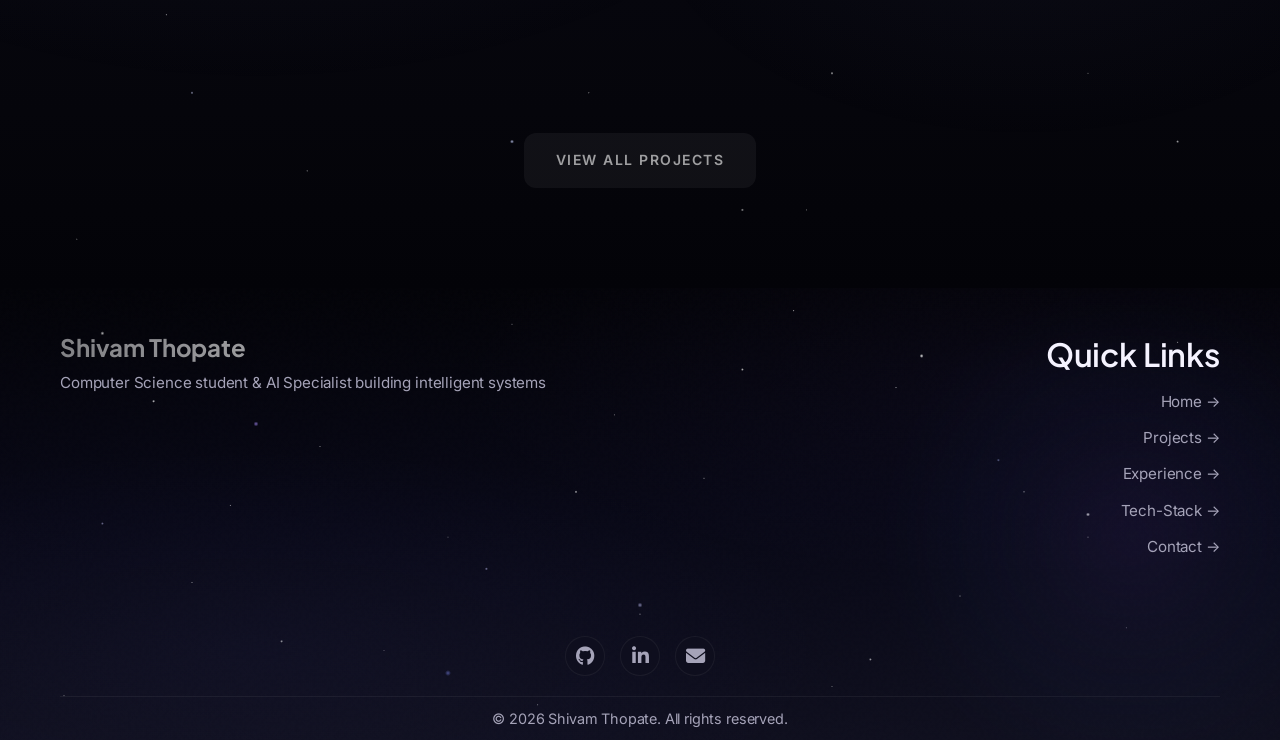
<file: home.html>
<!DOCTYPE html>
<html lang="en">
<head>
  <meta charset="UTF-8">
  <meta http-equiv="X-UA-Compatible" content="IE=edge">
  <meta name="viewport" content="width=device-width, initial-scale=1.0, viewport-fit=cover">
  <link rel="canonical" href="https://ShivamThopate.github.io/portfolio/" />
  <!-- Primary SEO Meta Tags -->
  <title>Shivam Thopate | Software Engineer & AI Specialist Portfolio</title>
  <meta name="description" content="Portfolio of Shivam Thopate, an AI engineer building production-ready GenAI tools, chatbots, computer vision APIs, and Python packages.">
  <meta name="keywords" content="Shivam Thopate, Shivam Kiran Thopate, D Shivam, Thopate Shivam, ShivamThopate, ShivamThopate, Software Engineer & AI Specialist, Machine Learning, Generative AI, Multi-Agent AI, Prompt Engineering, Python Developer, Web Scraping, API Development, Computer Vision, Wrapper4AI, UI4AI, Shivam Thopate Portfolio">
  <meta name="author" content="Shivam Thopate">
  <meta name="application-name" content="Shivam Thopate Portfolio">
  <meta name="apple-mobile-web-app-title" content="Shivam Thopate">
  <meta name="robots" content="noindex, follow">
  <!-- Google Search Console Verification -->
  <!-- Replace this with your actual verification code from Google Search Console -->
  <meta name="google-site-verification" content="OGYdo1dRANcIHixd3IMehgqKYTwDNxTdDMfM6Z2a3nI" />
  <!-- Additional SEO Meta Tags -->
  <meta name="geo.region" content="IN-MH" />
  <meta name="geo.placename" content="Pune, India" />
  <meta name="dcterms.created" content="2024-01-01" />
  <meta name="dcterms.modified" content="2026-03-26" />
  <!-- Sitemap -->
  <link rel="sitemap" type="application/xml" title="Sitemap" href="https://ShivamThopate.github.io/portfolio/sitemap.xml" />
  <!-- rel="me" for IndieWeb / profile verification -->
  <link rel="me" href="https://github.com/ShivamThopate" />
  <link rel="me" href="https://pypi.org/user/ShivamThopate/" />
  <link rel="me" href="https://huggingface.co/ShivamThopate" />
  <link rel="me" href="https://share.streamlit.io/user/ShivamThopate" />
  <link rel="me" href="https://www.linkedin.com/in/shivam-thopate-582119304/" />
  <link rel="me" href="https://medium.com/@ShivamThopate" />
  <link rel="me" href="https://www.instagram.com/ShivamThopate/" />
  <link rel="me" href="https://linktr.ee/ShivamThopate" />
  <link rel="me" href="https://www.instagram.com/filmicharmony/" />
  <link rel="me" href="https://www.youtube.com/channel/UCZjJz4iOz0rrOAl9l2_hz7Q" />
  <link rel="me" href="https://vsco.co/thekethan/gallery" />
  <!-- Open Graph / Facebook -->
  <meta property="og:locale" content="en_US" />
  <meta property="og:type" content="website" />
  <meta property="og:url" content="https://ShivamThopate.github.io/portfolio/" />
  <meta property="og:title" content="Shivam Thopate | Software Engineer & AI Specialist Portfolio" />
  <meta property="og:description" content="Portfolio of Shivam Thopate featuring GenAI tools, chatbots, vision APIs, and Python packages." />
  <meta property="og:image" content="https://ShivamThopate.github.io/portfolio/assets/preview.png" />
  <meta property="og:image:width" content="1200" />
  <meta property="og:image:height" content="630" />
  <meta property="og:image:alt" content="Shivam Thopate Software Engineer & AI Specialist Portfolio" />
  <meta property="og:site_name" content="Shivam Thopate Portfolio" />
  <!-- Twitter Card -->
  <meta name="twitter:card" content="summary_large_image" />
  <meta name="twitter:site" content="@ShivamThopate" />
  <meta name="twitter:creator" content="@ShivamThopate" />
  <meta name="twitter:title" content="Shivam Thopate | Software Engineer & AI Specialist Portfolio" />
  <meta name="twitter:description" content="Production-ready GenAI tools, chatbots, computer vision APIs, and Python libraries by Shivam Thopate." />
  <meta name="twitter:image" content="https://ShivamThopate.github.io/portfolio/assets/preview.png" />
  <meta name="twitter:image:alt" content="Shivam Thopate Software Engineer & AI Specialist Portfolio" />
  <link rel="manifest" href="site.webmanifest" />
  <link rel="icon" type="image/x-icon" href="assets/favicon.ico" />
  <link rel="shortcut icon" type="image/x-icon" href="assets/favicon.ico" />
  <link rel="icon" type="image/png" sizes="192x192" href="assets/favicon.png" />
  <link rel="apple-touch-icon" sizes="180x180" href="assets/apple-touch-icon.png" />
  <!-- Styles & Fonts -->
  <link rel="stylesheet" href="assets/css/main.min.css">
    <link rel="preconnect" href="https://fonts.googleapis.com">
  <link rel="preconnect" href="https://fonts.gstatic.com" crossorigin>
  <link rel="preconnect" href="https://cdn.jsdelivr.net">
  <link rel="stylesheet" href="https://fonts.googleapis.com/css2?family=Inter:wght@400;500;600;700&family=Plus+Jakarta+Sans:wght@500;600;700&display=swap" media="print" onload="this.media='all'">
  <noscript>
    <link rel="stylesheet" href="https://fonts.googleapis.com/css2?family=Inter:wght@400;500;600;700&family=Plus+Jakarta+Sans:wght@500;600;700&display=swap">
  </noscript>
  <link rel="stylesheet" href="https://cdn.jsdelivr.net/npm/@fortawesome/fontawesome-free@6.4.0/css/all.min.css" media="print" onload="this.media='all'">
  <noscript>
  </noscript>
  <!-- Structured Data (JSON-LD) -->
  <script type="application/ld+json">
    {
      "@context": "https://schema.org",
      "@graph": [
        {
          "@type": "ProfilePage",
          "@id": "https://ShivamThopate.github.io/portfolio/",
          "name": "Shivam Thopate Portfolio",
          "description": "Official portfolio of Shivam Thopate, Software Engineer & AI Specialist",
          "url": "https://ShivamThopate.github.io/portfolio/",
          "mainEntity": {
            "@type": "Person",
            "@id": "https://ShivamThopate.github.io/portfolio/#person",
            "name": "Shivam Thopate",
            "alternateName": ["Shivam Kiran Thopate", "D Shivam", "Thopate Shivam", "ShivamThopate", "ShivamThopate", "ShivamThopate"],
            "url": "https://ShivamThopate.github.io/portfolio/",
            "image": "https://ShivamThopate.github.io/portfolio/assets/profile.webp",
            "jobTitle": "Software Engineer & AI Specialist",
            "description": "I'm an Software Engineer & AI Specialist specializing in production-ready GenAI tools, chatbots, computer vision APIs, and Python packages",
            "email": "ShivamThopate@gmail.com",
            "address": {
              "@type": "PostalAddress",
              "addressRegion": "Pune",
              "addressCountry": "India"
            },
            "knowsAbout": [
              "Artificial Intelligence",
              "Machine Learning",
              "Generative AI",
              "Computer Vision",
              "Python Programming",
              "API Development",
              "Web Scraping",
              "Multi-Agent AI"
            ],
            "worksFor": {
              "@type": "Organization",
              "name": "Open to Opportunities"
            },
            "sameAs": [
              "https://github.com/ShivamThopate",
              "https://pypi.org/user/ShivamThopate/",
              "https://huggingface.co/ShivamThopate",
              "https://share.streamlit.io/user/ShivamThopate",
              "https://www.linkedin.com/in/shivam-thopate-582119304/",
              "https://medium.com/@ShivamThopate",
              "https://www.instagram.com/ShivamThopate/",
              "https://linktr.ee/ShivamThopate",
              "https://www.instagram.com/filmicharmony/",
              "https://www.youtube.com/channel/UCZjJz4iOz0rrOAl9l2_hz7Q",
              "https://vsco.co/thekethan/gallery"
            ]
          }
        },
        {
          "@type": "WebSite",
          "@id": "https://ShivamThopate.github.io/portfolio/#website",
          "url": "https://ShivamThopate.github.io/portfolio/",
          "name": "Shivam Thopate Portfolio",
          "alternateName": "Shivam Thopate",
          "sameAs": [
            "https://github.com/ShivamThopate",
            "https://pypi.org/user/ShivamThopate/",
            "https://huggingface.co/ShivamThopate",
            "https://share.streamlit.io/user/ShivamThopate",
            "https://www.linkedin.com/in/shivam-thopate-582119304/",
            "https://medium.com/@ShivamThopate",
            "https://www.instagram.com/ShivamThopate/",
            "https://linktr.ee/ShivamThopate",
            "https://www.instagram.com/filmicharmony/",
            "https://www.youtube.com/channel/UCZjJz4iOz0rrOAl9l2_hz7Q",
            "https://vsco.co/thekethan/gallery"
          ]
        },
        {
          "@type": "SoftwareSourceCode",
          "name": "Wrapper4AI",
          "description": "Unified Python wrapper for multiple LLM providers, reducing integration complexity by 80% with consistent error handling",
          "programmingLanguage": "Python",
          "codeRepository": "https://github.com/ShivamThopate/Wrapper4AI",
          "downloadUrl": "https://pypi.org/project/wrapper4ai/",
          "author": {
            "@type": "Person",
            "name": "Shivam Thopate"
          },
          "applicationCategory": "DeveloperApplication",
          "operatingSystem": "Cross-platform"
        },
        {
          "@type": "SoftwareSourceCode",
          "name": "UI4AI",
          "description": "Streamlit component library for AI applications with pre-built chatbot interfaces and responsive design patterns",
          "programmingLanguage": "Python",
          "codeRepository": "https://github.com/ShivamThopate/UI4AI",
          "downloadUrl": "https://pypi.org/project/ui4ai/",
          "author": {
            "@type": "Person",
            "name": "Shivam Thopate"
          },
          "applicationCategory": "DeveloperApplication",
          "operatingSystem": "Cross-platform"
        },
        {
          "@type": "BreadcrumbList",
          "itemListElement": [
            { "@type": "ListItem", "position": 1, "name": "Home", "item": "https://ShivamThopate.github.io/portfolio/" },
            { "@type": "ListItem", "position": 2, "name": "Projects", "item": "https://ShivamThopate.github.io/portfolio/projects" },
            { "@type": "ListItem", "position": 3, "name": "Experience", "item": "https://ShivamThopate.github.io/portfolio/experience" },
            { "@type": "ListItem", "position": 4, "name": "Tech Stack", "item": "https://ShivamThopate.github.io/portfolio/tech-stack" },
            { "@type": "ListItem", "position": 5, "name": "Resume", "item": "https://ShivamThopate.github.io/portfolio/resume" },
            { "@type": "ListItem", "position": 6, "name": "Contact", "item": "https://ShivamThopate.github.io/portfolio/contact" }
          ]
        }
      ]
    }
  </script>
</head>
<body>
<!-- Comet Layer -->
<div id="comet-layer" aria-hidden="true"></div>
<!-- Navigation Placeholder -->
<div id="navbar-placeholder"></div>
<!-- Hero Section -->
<section class="hero">
  <div class="starfield">
    <div class="stars stars-small"></div>
    <div class="stars stars-medium"></div>
    <div class="stars stars-large"></div>
    <div class="solar-glow"></div>
  </div>
  <div class="container">
    <div class="hero-content fade-in">
      <h1 class="hero-title">SHIVAM THOPATE</h1>
      <p class="hero-positioning">Software Engineer & AI Specialist | End-to-End Systems Design | Gen AI, RAG, Agents, MCP, LLM Orchestration | Full-Stack (Frontend, Backend, Database, Deployment) | CI/CD | DevOps | GitHub</p>
      <div class="hero-buttons">
        <a href="projects" class="btn btn-primary">VIEW MY WORK</a>
        <a href="contact" class="btn btn-secondary">CONTACT ME</a>
      </div>
    </div>
    <div class="hero-image fade-in">
      <img src="assets/profile.webp" alt="Portrait of Shivam Thopate, Software Engineer & AI Specialist" class="profile-img" loading="lazy" width="380" height="380">
    </div>
  </div>
</section>
<!-- About Section -->
<section id="about" class="section about">
  <div class="starfield-grey">
    <div class="stars stars-grey-sm"></div>
    <div class="stars stars-grey-md"></div>
    <div class="stars stars-grey-lg"></div>
    <div class="grey-nebula"></div>
  </div>
  <div class="container">
    <h2 class="section-title">About Me</h2>
    <div class="about-content">
      <p>
        Hi, I'm <strong>Shivam Thopate</strong>, an Software Engineer & AI Specialist focused on building products that are practical, reliable, and actually useful.
        <br><br>
        I’ve worked on AI systems for document understanding, routing automation, and full-stack platforms, and I enjoy taking ideas from early concept to something people can use in the real world.
        <br><br>
        My work usually sits at the intersection of backend engineering, LLM workflows, product thinking, and deployment.
        <br><br>
      </p>
    </div>
  </div>
</section>
<!-- Featured Projects Section -->
<section id="featured-projects" class="section featured-projects-section">
  <div class="starfield">
    <div class="stars stars-small"></div>
    <div class="stars stars-medium"></div>
    <div class="stars stars-large"></div>
    <div class="solar-glow packages-glow"></div>
  </div>
  <div class="container">
    <h2 class="section-title">FEATURED PROJECTS</h2>
    <p class="section-subtitle">Full-stack AI applications built end-to-end</p>
    <div class="packages-featured">
      <!-- My Teacher -->
      <div class="package-card featured">
        <div class="package-badge">AI EDUCATION</div>
        <div class="package-header">
          <h3>My Teacher</h3>
        </div>
        <p class="package-desc">Full-stack AI learning platform for document Q&A, flashcards, topic breakdowns, study plans, and visual aids.</p>
        <div class="package-features">
          <span class="feature">FastAPI</span>
          <span class="feature">Python</span>
          <span class="feature">MongoDB</span>
          <span class="feature">React</span>
        </div>
        <div class="package-metrics">
          <span class="metric">Document Q&A workflow</span>
          <span class="metric">Vercel deployment</span>
        </div>
        <div class="package-links">
          <a href="https://my-teacher-ai.vercel.app/index" class="package-link" target="_blank">Live App</a>
          <a href="https://github.com/krutrimamedhassu/my-teacher" class="package-link-secondary" target="_blank">GitHub Repo</a>
        </div>
      </div>
      <!-- Arogyamandiram -->
      <div class="package-card featured">
        <div class="package-badge">AI HEALTH</div>
        <div class="package-header">
          <h3>Arogyamandiram</h3>
        </div>
        <p class="package-desc">Full-stack health tracking platform with natural-language logging, GPT-powered insights, and secure platform controls.</p>
        <div class="package-features">
          <span class="feature">Next.js 14</span>
          <span class="feature">TypeScript</span>
          <span class="feature">OpenAI</span>
          <span class="feature">MongoDB Atlas</span>
        </div>
        <div class="package-metrics">
          <span class="metric">Natural-language tracking</span>
          <span class="metric">Secure auth controls</span>
        </div>
        <div class="package-links">
          <a href="https://arogyamandiram.vercel.app/" class="package-link" target="_blank">Live App</a>
          <a href="https://github.com/utsaaham/arogyamandiram" class="package-link-secondary" target="_blank">GitHub Repo</a>
        </div>
      </div>
    </div>
    <div class="text-center">
      <a href="projects" class="btn btn-outline">VIEW ALL PROJECTS</a>
    </div>
  </div>
</section>
<!-- Packages Section -->
<section id="packages" class="section packages-section">
  <div class="starfield-grey">
    <div class="stars stars-grey-sm"></div>
    <div class="stars stars-grey-md"></div>
    <div class="stars stars-grey-lg"></div>
    <div class="grey-nebula"></div>
  </div>
  <div class="container">
    <h2 class="section-title">PYTHON PACKAGES</h2>
    <p class="section-subtitle">Open-source Python libraries I've published to help developers build AI applications faster</p>
    <div class="packages-featured">
      <!-- Package 1 -->
      <div class="package-card featured">
        <div class="package-badge">FEATURED</div>
        <div class="package-header">
          <h3>Wrapper4AI</h3>
        </div>
        <p class="package-desc">Unified Python wrapper for multiple LLM providers, reducing integration complexity by 80% with consistent error handling</p>
        <div class="package-features">
          <span class="feature">Multi-provider support</span>
          <span class="feature">Simplified API</span>
          <span class="feature">Error handling</span>
          <span class="feature">Rate limiting</span>
        </div>
        <div class="package-metrics">
          <span class="metric">500+ PyPI downloads</span>
          <span class="metric">80% complexity reduction</span>
        </div>
        <div class="code-snippet">
          <pre><code>pip install Wrapper4AI</code></pre>
          <button class="copy-btn" data-clipboard-text="pip install Wrapper4AI"><i class="fas fa-copy"></i></button>
        </div>
        <div class="package-links">
          <a href="https://pypi.org/project/wrapper4ai/" class="package-link" target="_blank">View on PyPI</a>
          <a href="https://github.com/ShivamThopate/Wrapper4AI" class="package-link-secondary" target="_blank">GitHub Repo</a>
        </div>
      </div>
      <!-- Package 2 -->
      <div class="package-card featured">
        <div class="package-badge">FEATURED</div>
        <div class="package-header">
          <h3>UI4AI</h3>
        </div>
        <p class="package-desc">Streamlit component library for AI applications with pre-built chatbot interfaces and responsive design patterns</p>
        <div class="package-features">
          <span class="feature">Chat components</span>
          <span class="feature">Responsive design</span>
          <span class="feature">Easy integration</span>
          <span class="feature">Customizable themes</span>
        </div>
        <div class="package-metrics">
          <span class="metric">Plug-and-play</span>
          <span class="metric">Responsive design</span>
        </div>
        <div class="code-snippet">
          <pre><code>pip install UI4AI</code></pre>
          <button class="copy-btn" data-clipboard-text="pip install UI4AI"><i class="fas fa-copy"></i></button>
        </div>
        <div class="package-links">
          <a href="https://pypi.org/project/ui4ai/" class="package-link" target="_blank">View on PyPI</a>
          <a href="https://github.com/ShivamThopate/UI4AI" class="package-link-secondary" target="_blank">GitHub Repo</a>
        </div>
      </div>
    </div>
    <div class="text-center">
      <a href="projects" class="btn btn-outline">VIEW ALL PROJECTS</a>
    </div>
  </div>
</section>
<!-- Footer Placeholder -->
<div id="footer-placeholder"></div>
<script src="assets/js/main.js" defer></script>
</body>
</file>
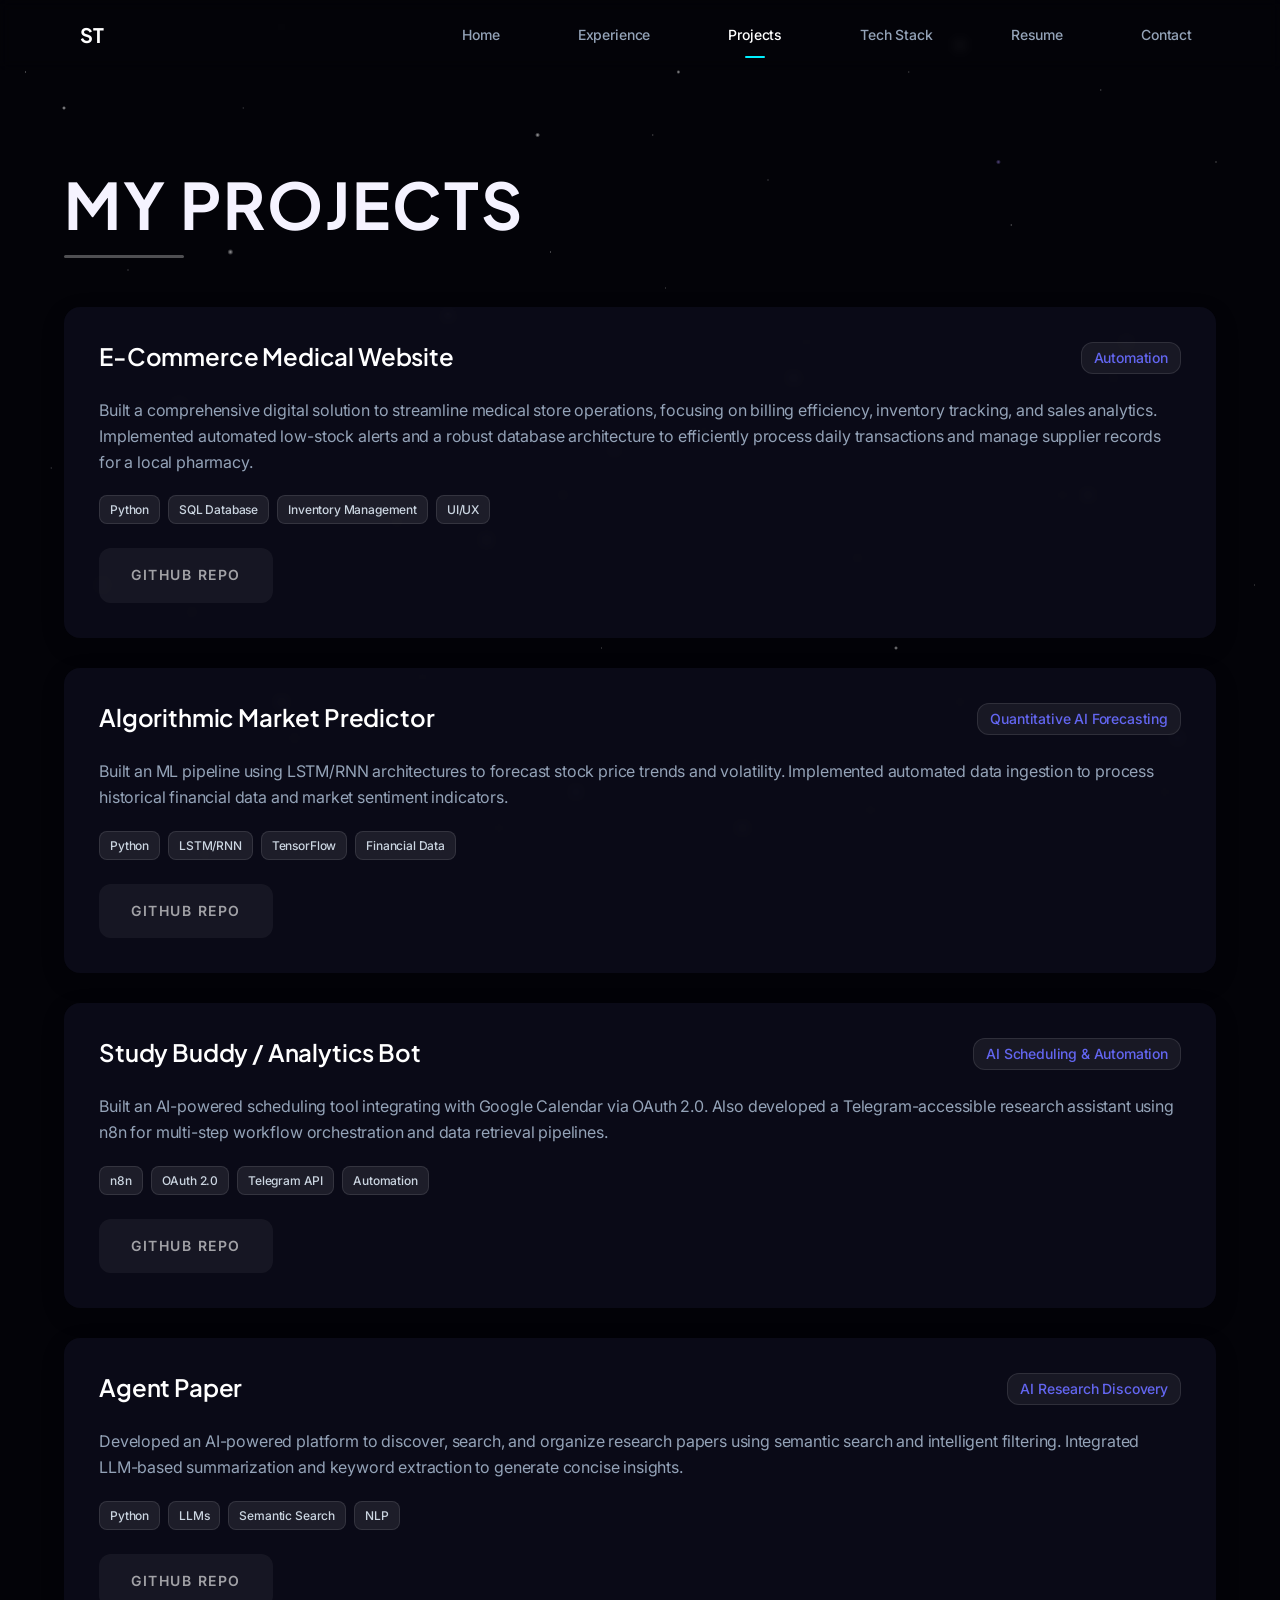
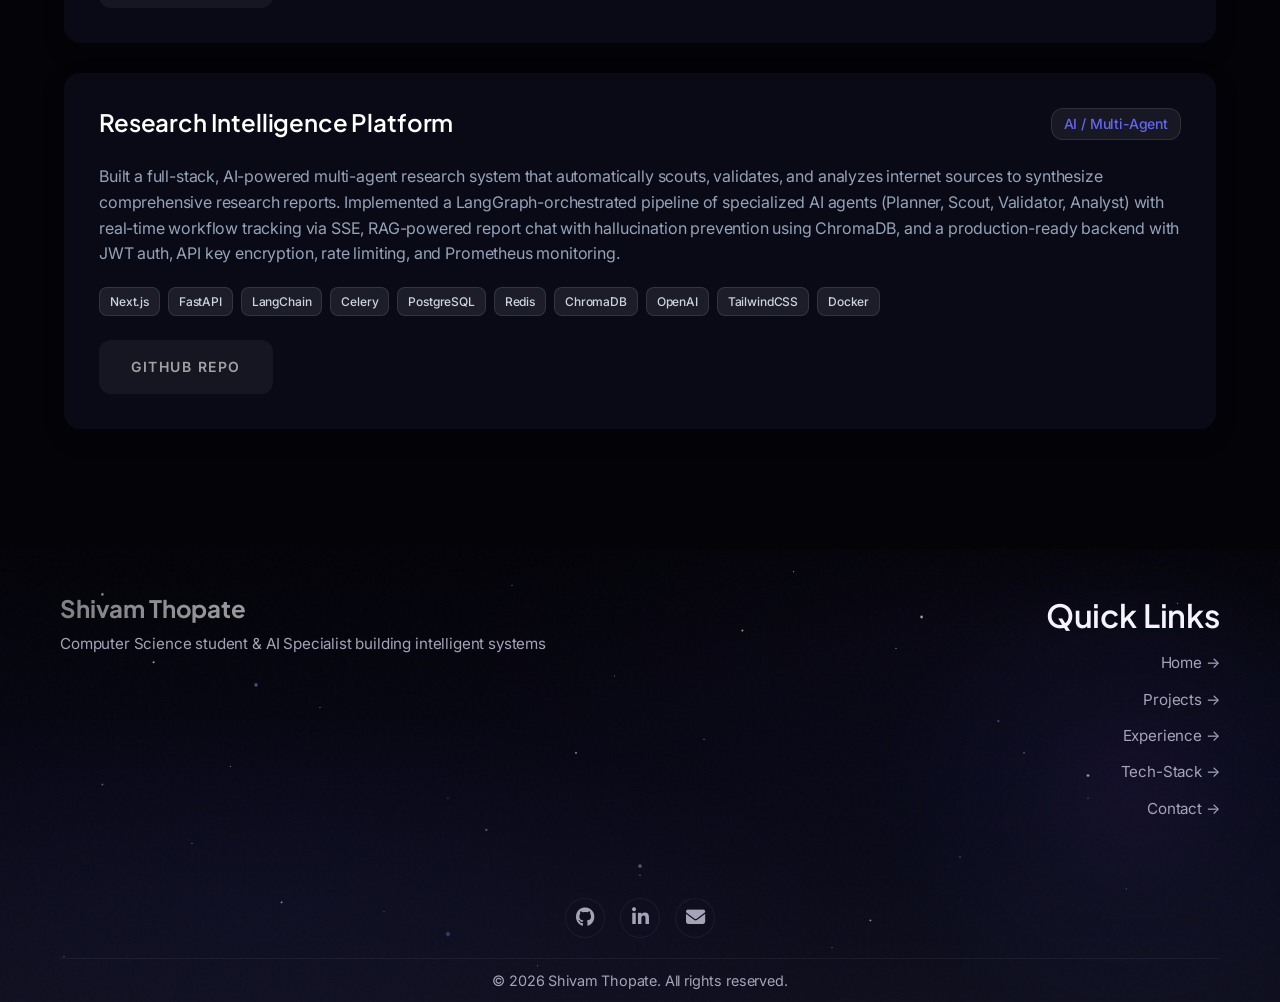
<file: projects.html>
<!DOCTYPE html>
<html lang="en">
<head>
  <!-- Copied and adapted from home head for consistent styling and SEO -->
  <meta charset="UTF-8">
  <meta http-equiv="X-UA-Compatible" content="IE=edge">
  <meta name="viewport" content="width=device-width, initial-scale=1.0, viewport-fit=cover">
  <title>Projects | Shivam Thopate</title>
  <meta name="description" content="AI projects and Python packages by Shivam Thopate, including GenAI chatbots, vision APIs, Wrapper4AI, UI4AI, and production-ready ML applications.">
  <meta name="keywords" content="Shivam Thopate, AI Projects, Python Packages, GenAI, Machine Learning, Computer Vision, Wrapper4AI, UI4AI, Streamlit, Hugging Face, Open Source">
  <meta name="author" content="Shivam Thopate">
  <meta name="application-name" content="Shivam Thopate Portfolio">
  <meta name="apple-mobile-web-app-title" content="Shivam Thopate">
  <meta name="robots" content="index, follow">
  <link rel="canonical" href="https://ShivamThopate.github.io/portfolio/projects" />
  <link rel="sitemap" type="application/xml" title="Sitemap" href="https://ShivamThopate.github.io/portfolio/sitemap.xml" />
  <!-- rel=me links -->
  <link rel="me" href="https://github.com/ShivamThopate" />
  <link rel="me" href="https://pypi.org/user/ShivamThopate/" />
  <link rel="me" href="https://huggingface.co/ShivamThopate" />
  <link rel="me" href="https://share.streamlit.io/user/ShivamThopate" />
  <link rel="me" href="https://www.linkedin.com/in/shivam-thopate-582119304/" />
  <link rel="me" href="https://medium.com/@ShivamThopate" />
  <!-- Open Graph / Facebook -->
  <meta property="og:locale" content="en_US" />
  <meta property="og:type" content="website" />
  <meta property="og:url" content="https://ShivamThopate.github.io/portfolio/projects" />
  <meta property="og:title" content="Projects | Shivam Thopate" />
  <meta property="og:description" content="AI projects and Python packages by Shivam Thopate, including GenAI chatbots, vision APIs, Wrapper4AI, UI4AI, and ML applications." />
  <meta property="og:image" content="https://ShivamThopate.github.io/portfolio/assets/preview.png" />
  <meta property="og:image:width" content="1200" />
  <meta property="og:image:height" content="630" />
  <meta property="og:image:alt" content="Shivam Thopate AI Projects Portfolio" />
  <meta property="og:site_name" content="Shivam Thopate Portfolio" />
  <!-- Twitter Card -->
  <meta name="twitter:card" content="summary_large_image" />
  <meta name="twitter:site" content="@ShivamThopate" />
  <meta name="twitter:creator" content="@ShivamThopate" />
  <meta name="twitter:title" content="Projects | Shivam Thopate" />
  <meta name="twitter:description" content="GenAI chatbots, computer vision APIs, Python packages, and production-ready ML applications by Shivam Thopate." />
  <meta name="twitter:image" content="https://ShivamThopate.github.io/portfolio/assets/preview.png" />
  <meta name="twitter:image:alt" content="Shivam Thopate AI Projects Portfolio" />
  <link rel="manifest" href="site.webmanifest" />
  <link rel="icon" type="image/x-icon" href="assets/favicon.ico" />
  <link rel="shortcut icon" type="image/x-icon" href="assets/favicon.ico" />
  <link rel="icon" type="image/png" sizes="192x192" href="assets/favicon.png" />
  <link rel="apple-touch-icon" sizes="180x180" href="assets/apple-touch-icon.png" />
  <!-- Styles & Fonts -->
  <link rel="stylesheet" href="assets/css/main.min.css">
    <link rel="preconnect" href="https://fonts.googleapis.com">
  <link rel="preconnect" href="https://fonts.gstatic.com" crossorigin>
  <link rel="preconnect" href="https://cdn.jsdelivr.net">
  <link rel="stylesheet" href="https://fonts.googleapis.com/css2?family=Inter:wght@400;500;600;700&family=Plus+Jakarta+Sans:wght@500;600;700&display=swap" media="print" onload="this.media='all'">
  <noscript>
    <link rel="stylesheet" href="https://fonts.googleapis.com/css2?family=Inter:wght@400;500;600;700&family=Plus+Jakarta+Sans:wght@500;600;700&display=swap">
  </noscript>
  <link rel="stylesheet" href="https://cdn.jsdelivr.net/npm/@fortawesome/fontawesome-free@6.4.0/css/all.min.css" media="print" onload="this.media='all'">
  <noscript>
  </noscript>
  <!-- Structured Data JSON-LD -->
  <script type="application/ld+json">
    {
      "@context": "https://schema.org",
      "@graph": [
        {
          "@type": "CollectionPage",
          "name": "AI Projects & Python Packages",
          "url": "https://ShivamThopate.github.io/portfolio/projects",
          "description": "Portfolio of AI projects, GenAI applications, and Python packages by Shivam Thopate",
          "author": {
            "@type": "Person",
            "name": "Shivam Thopate",
            "url": "https://ShivamThopate.github.io/portfolio/"
          },
          "mainEntity": {
            "@type": "ItemList",
            "name": "Featured AI Projects",
            "itemListElement": [
              {
                "@type": "SoftwareSourceCode",
                "name": "Wrapper4AI",
                "description": "Unified Python wrapper for multiple LLM providers, reducing integration complexity by 80%",
                "programmingLanguage": "Python",
                "codeRepository": "https://github.com/ShivamThopate/Wrapper4AI",
                "author": {
                  "@type": "Person",
                  "name": "Shivam Thopate"
                },
                "downloadUrl": "https://pypi.org/project/wrapper4ai/"
              },
              {
                "@type": "SoftwareSourceCode",
                "name": "AI Trainer",
                "description": "Real-time workout form analysis system achieving 85% accuracy in posture detection",
                "programmingLanguage": "Python",
                "codeRepository": "https://github.com/ShivamThopate/AI-Trainer",
                "author": {
                  "@type": "Person",
                  "name": "Shivam Thopate"
                }
              },
              {
                "@type": "SoftwareSourceCode",
                "name": "UI4AI",
                "description": "Streamlit component library for AI applications with pre-built chatbot interfaces",
                "programmingLanguage": "Python",
                "codeRepository": "https://github.com/ShivamThopate/UI4AI",
                "author": {
                  "@type": "Person",
                  "name": "Shivam Thopate"
                },
                "downloadUrl": "https://pypi.org/project/ui4ai/"
              }
            ]
          }
        },
        {
          "@type": "WebSite",
          "@id": "https://ShivamThopate.github.io/portfolio/#website",
          "url": "https://ShivamThopate.github.io/portfolio/",
          "name": "Shivam Thopate Portfolio",
          "alternateName": "Shivam Thopate"
        },
        {
          "@type": "WebPage",
          "url": "https://ShivamThopate.github.io/portfolio/projects",
          "name": "Projects | Shivam Thopate",
          "isPartOf": { "@id": "https://ShivamThopate.github.io/portfolio/#website" }
        },
        {
          "@type": "BreadcrumbList",
          "itemListElement": [
            {
              "@type": "ListItem",
              "position": 1,
              "name": "Home",
              "item": "https://ShivamThopate.github.io/portfolio/"
            },
            {
              "@type": "ListItem",
              "position": 2,
              "name": "Projects",
              "item": "https://ShivamThopate.github.io/portfolio/projects"
            }
          ]
        }
      ]
    }
  </script>
</head>
<body>
<!-- Navigation Placeholder -->
<div id="navbar-placeholder"></div>
<!-- Projects Section -->
<section class="section projects">
  <div class="container">
    <h2 class="section-title">MY PROJECTS</h2>
    <!-- Projects Grid -->
    <div class="projects-grid">
      <!-- Padmavati Medicals -->
      <div class="project-card fade-in" data-tech="python sql automation">
        <div class="project-content">
          <div class="project-header">
            <h3>E-Commerce Medical Website</h3>
            <span class="project-role">Automation</span>
          </div>
          <p class="project-description">Built a comprehensive digital solution to streamline medical store operations, focusing on billing efficiency, inventory tracking, and sales analytics. Implemented automated low-stock alerts and a robust database architecture to efficiently process daily transactions and manage supplier records for a local pharmacy.</p>
          <div class="project-tech-stack">
            <span class="tech-badge">Python</span>
            <span class="tech-badge">SQL Database</span>
            <span class="tech-badge">Inventory Management</span>
            <span class="tech-badge">UI/UX</span>
          </div>
          <div class="project-links">
            <a href="https://github.com/ShivamThopate/PADMAVATI-MEDICALS" class="btn btn-outline" target="_blank">GITHUB REPO</a>
          </div>
        </div>
      </div>
      <!-- Algorithmic Market Predictor -->
      <div class="project-card fade-in" data-tech="python ml lstm">
        <div class="project-content">
          <div class="project-header">
            <h3>Algorithmic Market Predictor</h3>
            <span class="project-role">Quantitative AI Forecasting</span>
          </div>
          <p class="project-description">Built an ML pipeline using LSTM/RNN architectures to forecast stock price trends and volatility. Implemented automated data ingestion to process historical financial data and market sentiment indicators.</p>
          <div class="project-tech-stack">
            <span class="tech-badge">Python</span>
            <span class="tech-badge">LSTM/RNN</span>
            <span class="tech-badge">TensorFlow</span>
            <span class="tech-badge">Financial Data</span>
          </div>
          <div class="project-links">
            <a href="https://github.com/ShivamThopate/AI-quant-terminal-for-stock-predictions" class="btn btn-outline" target="_blank">GITHUB REPO</a>
          </div>
        </div>
      </div>

      <!-- Study Buddy & Intelligent Research Bot -->
      <div class="project-card fade-in" data-tech="python n8n api">
        <div class="project-content">
          <div class="project-header">
            <h3>Study Buddy / Analytics Bot</h3>
            <span class="project-role">AI Scheduling & Automation</span>
          </div>
          <p class="project-description">Built an AI-powered scheduling tool integrating with Google Calendar via OAuth 2.0. Also developed a Telegram-accessible research assistant using n8n for multi-step workflow orchestration and data retrieval pipelines.</p>
          <div class="project-tech-stack">
            <span class="tech-badge">n8n</span>
            <span class="tech-badge">OAuth 2.0</span>
            <span class="tech-badge">Telegram API</span>
            <span class="tech-badge">Automation</span>
          </div>
          <div class="project-links">
            <a href="https://github.com/ShivamThopate/agentic-sceduler-" class="btn btn-outline" target="_blank">GITHUB REPO</a>
          </div>
        </div>
      </div>
      <!-- Agent Paper -->
      <div class="project-card fade-in" data-tech="python llm rag">
        <div class="project-content">
          <div class="project-header">
            <h3>Agent Paper</h3>
            <span class="project-role">AI Research Discovery</span>
          </div>
          <p class="project-description">Developed an AI-powered platform to discover, search, and organize research papers using semantic search and intelligent filtering. Integrated LLM-based summarization and keyword extraction to generate concise insights.</p>
          <div class="project-tech-stack">
            <span class="tech-badge">Python</span>
            <span class="tech-badge">LLMs</span>
            <span class="tech-badge">Semantic Search</span>
            <span class="tech-badge">NLP</span>
          </div>
          <div class="project-links">
            <a href="https://github.com/ShivamThopate/agent_paper" class="btn btn-outline" target="_blank">GITHUB REPO</a>
          </div>
        </div>
      </div>
      <!-- Research Intelligence Platform -->
      <div class="project-card fade-in" data-tech="python ai multi-agent langgraph">
        <div class="project-content">
          <div class="project-header">
            <h3>Research Intelligence Platform</h3>
            <span class="project-role">AI / Multi-Agent</span>
          </div>
          <p class="project-description">Built a full-stack, AI-powered multi-agent research system that automatically scouts, validates, and analyzes internet sources to synthesize comprehensive research reports. Implemented a LangGraph-orchestrated pipeline of specialized AI agents (Planner, Scout, Validator, Analyst) with real-time workflow tracking via SSE, RAG-powered report chat with hallucination prevention using ChromaDB, and a production-ready backend with JWT auth, API key encryption, rate limiting, and Prometheus monitoring.</p>
          <div class="project-tech-stack">
            <span class="tech-badge">Next.js</span>
            <span class="tech-badge">FastAPI</span>
            <span class="tech-badge">LangChain</span>
            <span class="tech-badge">Celery</span>
            <span class="tech-badge">PostgreSQL</span>
            <span class="tech-badge">Redis</span>
            <span class="tech-badge">ChromaDB</span>
            <span class="tech-badge">OpenAI</span>
            <span class="tech-badge">TailwindCSS</span>
            <span class="tech-badge">Docker</span>
          </div>
          <div class="project-links">
            <a href="https://github.com/ShivamThopate/research-intelligence-platform" class="btn btn-outline" target="_blank">GITHUB REPO</a>
          </div>
        </div>
      </div>
    </div>
  </div>
</section>
<!-- Footer Placeholder -->
<div id="footer-placeholder"></div>
<script src="assets/js/main.js" defer></script>
</body>
</file>
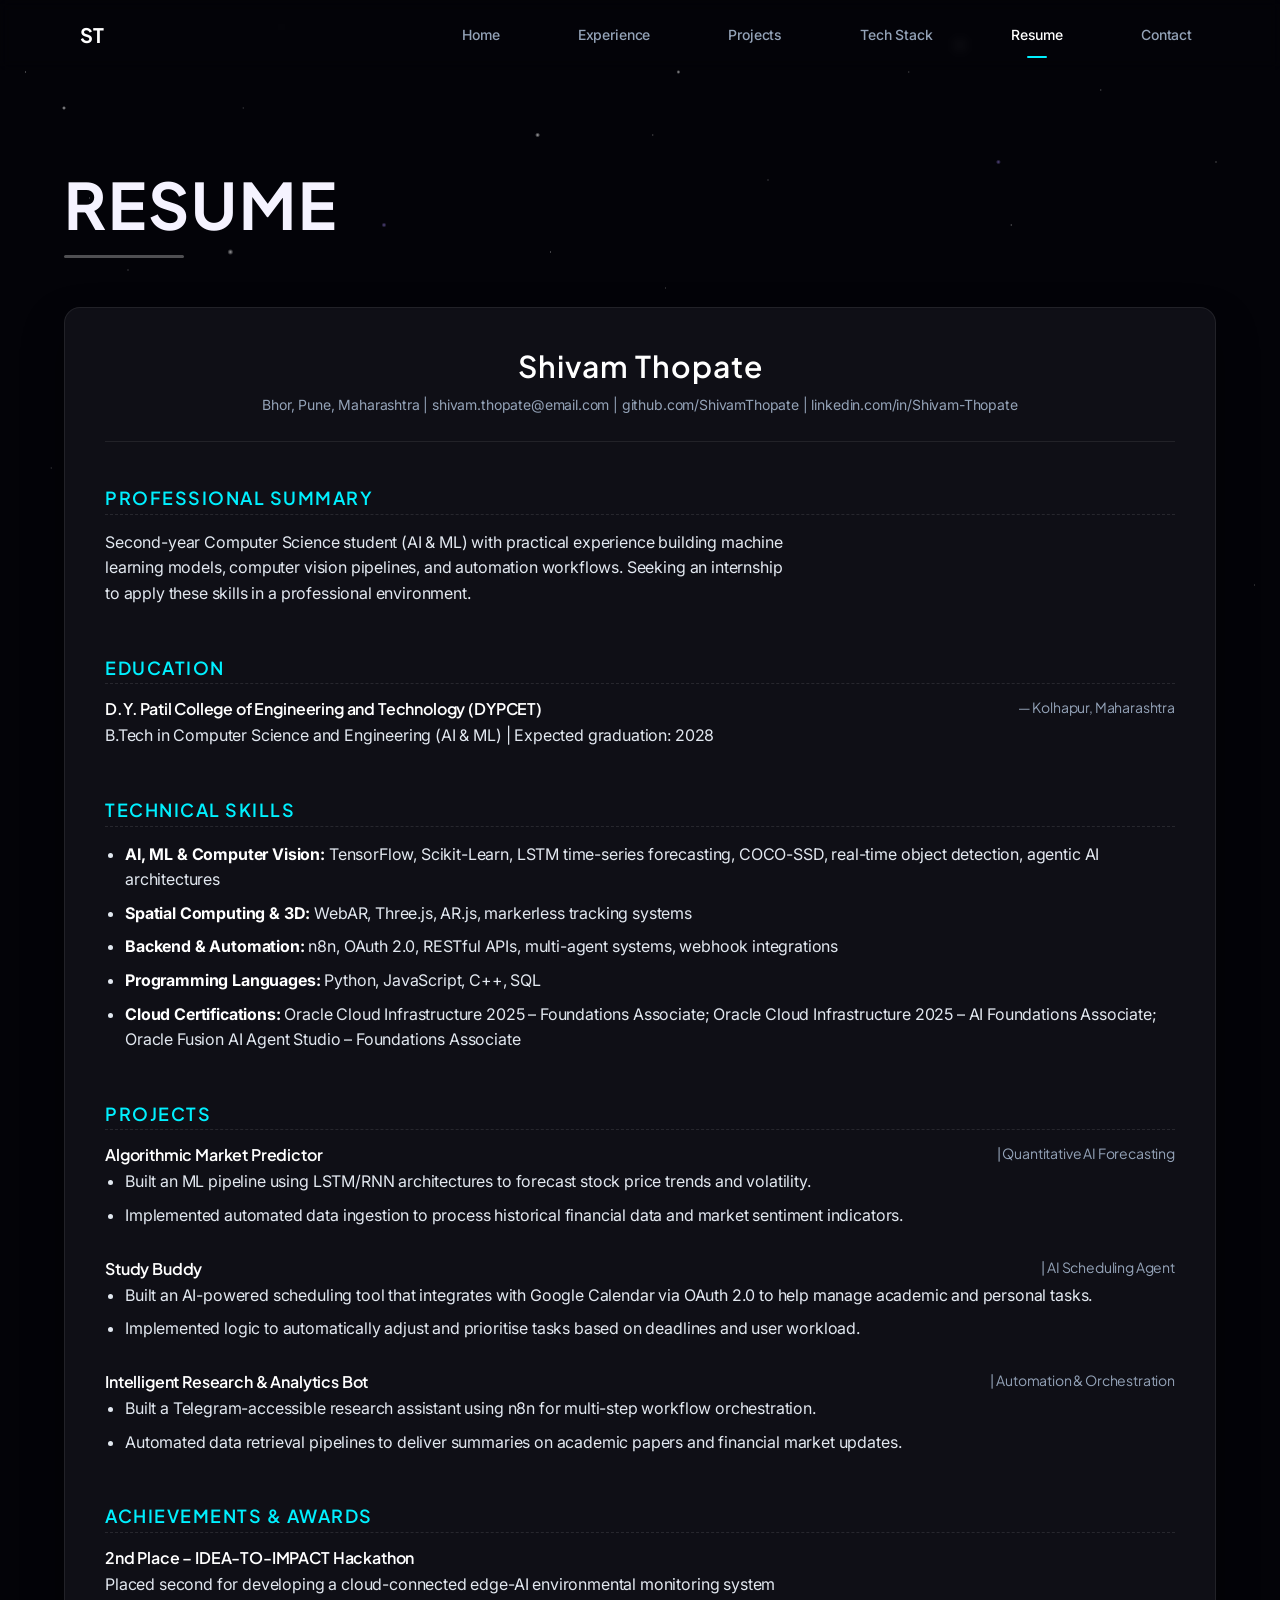
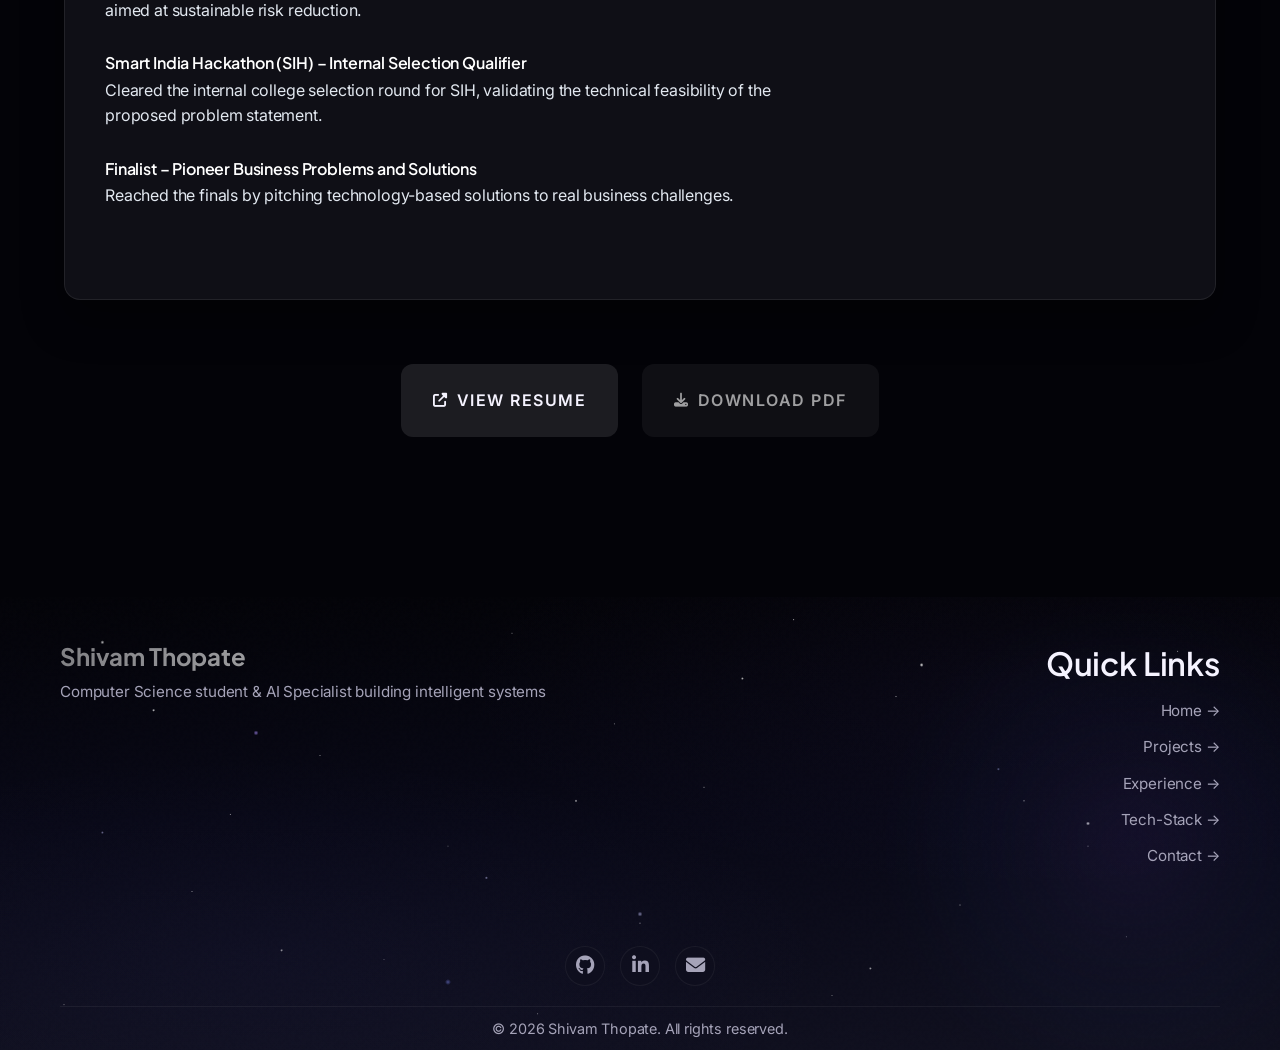
<file: resume.html>
<!DOCTYPE html>
<html lang="en">
<head>
  <meta charset="UTF-8">
  <meta http-equiv="X-UA-Compatible" content="IE=edge">
  <meta name="viewport" content="width=device-width, initial-scale=1.0, viewport-fit=cover">
  <title>Resume | Shivam Thopate</title>
  <meta name="description" content="Resume of Shivam Thopate, Software Engineer and AI specialist.">
  <meta name="keywords" content="Shivam Thopate Resume, Software Engineer & AI Specialist CV, Machine Learning Resume, Software Engineer CV">
  <meta name="author" content="Shivam Thopate">
  <meta name="application-name" content="Shivam Thopate Portfolio">
  <meta name="apple-mobile-web-app-title" content="Shivam Thopate">
  <meta name="robots" content="index, follow">
  <link rel="canonical" href="https://ShivamThopate.github.io/portfolio/resume" />
  <link rel="sitemap" type="application/xml" title="Sitemap" href="https://ShivamThopate.github.io/portfolio/sitemap.xml" />
  <!-- rel=me links -->
  <link rel="me" href="https://github.com/ShivamThopate" />
  <link rel="me" href="https://pypi.org/user/ShivamThopate/" />
  <link rel="me" href="https://huggingface.co/ShivamThopate" />
  <link rel="me" href="https://www.linkedin.com/in/shivam-thopate-582119304/" />
  <link rel="me" href="https://medium.com/@ShivamThopate" />
  <!-- Open Graph / Facebook -->
  <meta property="og:locale" content="en_US" />
  <meta property="og:type" content="website" />
  <meta property="og:url" content="https://ShivamThopate.github.io/portfolio/resume" />
  <meta property="og:title" content="Resume | Shivam Thopate" />
  <meta property="og:description" content="Resume of Shivam Thopate, AI engineer specializing in GenAI, ML, Python, and production-ready AI systems." />
  <meta property="og:image" content="https://ShivamThopate.github.io/portfolio/assets/preview.png" />
  <meta property="og:image:width" content="1200" />
  <meta property="og:image:height" content="630" />
  <meta property="og:image:alt" content="Shivam Thopate Resume Software Engineer & AI Specialist" />
  <meta property="og:site_name" content="Shivam Thopate Portfolio" />
  <!-- Twitter Card -->
  <meta name="twitter:card" content="summary_large_image" />
  <meta name="twitter:site" content="@ShivamThopate" />
  <meta name="twitter:creator" content="@ShivamThopate" />
  <meta name="twitter:title" content="Resume | Shivam Thopate" />
  <meta name="twitter:description" content="Resume of Shivam Thopate with GenAI, ML, Python, and production-ready AI systems experience." />
  <meta name="twitter:image" content="https://ShivamThopate.github.io/portfolio/assets/preview.png" />
  <meta name="twitter:image:alt" content="Shivam Thopate Resume Software Engineer & AI Specialist" />
  <link rel="manifest" href="site.webmanifest" />
  <link rel="icon" type="image/x-icon" href="assets/favicon.ico" />
  <link rel="shortcut icon" type="image/x-icon" href="assets/favicon.ico" />
  <link rel="icon" type="image/png" sizes="192x192" href="assets/favicon.png" />
  <link rel="apple-touch-icon" sizes="180x180" href="assets/apple-touch-icon.png" />
  <!-- Styles & Fonts -->
  <link rel="stylesheet" href="assets/css/main.min.css?v=2">
    <link rel="preconnect" href="https://fonts.googleapis.com">
  <link rel="preconnect" href="https://fonts.gstatic.com" crossorigin>
  <link rel="preconnect" href="https://cdn.jsdelivr.net">
  <link rel="stylesheet" href="https://fonts.googleapis.com/css2?family=Inter:wght@400;500;600;700&family=Plus+Jakarta+Sans:wght@500;600;700&display=swap" media="print" onload="this.media='all'">
  <noscript>
    <link rel="stylesheet" href="https://fonts.googleapis.com/css2?family=Inter:wght@400;500;600;700&family=Plus+Jakarta+Sans:wght@500;600;700&display=swap">
  </noscript>
  <link rel="stylesheet" href="https://cdn.jsdelivr.net/npm/@fortawesome/fontawesome-free@6.4.0/css/all.min.css" media="print" onload="this.media='all'">
  <noscript>
  </noscript>
  <!-- Structured Data JSON-LD -->
  <script type="application/ld+json">
    {
      "@context": "https://schema.org",
      "@graph": [
        {
          "@type": "WebPage",
          "name": "Shivam Thopate Resume",
          "url": "https://ShivamThopate.github.io/portfolio/resume",
          "description": "Professional resume of Software Engineer & AI Specialist Shivam Thopate",
          "isPartOf": { "@id": "https://ShivamThopate.github.io/portfolio/#website" },
          "mainEntity": {
            "@type": "Person",
            "name": "Shivam Thopate",
            "jobTitle": "Software Engineer & AI Specialist",
            "email": "ShivamThopate@gmail.com",
            "address": {
              "@type": "PostalAddress",
              "addressRegion": "Pune",
              "addressCountry": "India"
            },
            "sameAs": [
              "https://github.com/ShivamThopate",
              "https://www.linkedin.com/in/shivam-thopate-582119304/",
              "https://medium.com/@ShivamThopate",
              "https://huggingface.co/ShivamThopate"
            ]
          }
        },
        {
          "@type": "WebSite",
          "@id": "https://ShivamThopate.github.io/portfolio/#website",
          "url": "https://ShivamThopate.github.io/portfolio/",
          "name": "Shivam Thopate Portfolio",
          "alternateName": "Shivam Thopate"
        },
        {
          "@type": "BreadcrumbList",
          "itemListElement": [
            {
              "@type": "ListItem",
              "position": 1,
              "name": "Home",
              "item": "https://ShivamThopate.github.io/portfolio/"
            },
            {
              "@type": "ListItem",
              "position": 2,
              "name": "Resume",
              "item": "https://ShivamThopate.github.io/portfolio/resume"
            }
          ]
        }
      ]
    }
  </script>
</head>
<body>
<!-- Navigation Placeholder -->
<div id="navbar-placeholder"></div>
<!-- Resume Section -->
<section class="section resume">
  <div class="container">
    <h2 class="section-title">RESUME</h2>
    <div class="resume-content fade-in">
      <!-- Direct HTML Resume -->
      <div class="resume-document">
        <div class="resume-header-text">
          <h3>Shivam Thopate</h3>
          <p>Bhor, Pune, Maharashtra | shivam.thopate@email.com | github.com/ShivamThopate | linkedin.com/in/Shivam-Thopate</p>
        </div>
        <div class="resume-section-text">
          <h4>PROFESSIONAL SUMMARY</h4>
          <p>Second-year Computer Science student (AI & ML) with practical experience building machine learning models, computer vision pipelines, and automation workflows. Seeking an internship to apply these skills in a professional environment.</p>
        </div>
        <div class="resume-section-text">
          <h4>EDUCATION</h4>
          <div class="resume-item-text">
            <h5>D.Y. Patil College of Engineering and Technology (DYPCET) <span>— Kolhapur, Maharashtra</span></h5>
            <p>B.Tech in Computer Science and Engineering (AI & ML) | Expected graduation: 2028</p>
          </div>
        </div>
        <div class="resume-section-text">
          <h4>TECHNICAL SKILLS</h4>
          <ul class="skills-list-text">
            <li><strong>AI, ML & Computer Vision:</strong> TensorFlow, Scikit-Learn, LSTM time-series forecasting, COCO-SSD, real-time object detection, agentic AI architectures</li>
            <li><strong>Spatial Computing & 3D:</strong> WebAR, Three.js, AR.js, markerless tracking systems</li>
            <li><strong>Backend & Automation:</strong> n8n, OAuth 2.0, RESTful APIs, multi-agent systems, webhook integrations</li>
            <li><strong>Programming Languages:</strong> Python, JavaScript, C++, SQL</li>
            <li><strong>Cloud Certifications:</strong> Oracle Cloud Infrastructure 2025 – Foundations Associate; Oracle Cloud Infrastructure 2025 – AI Foundations Associate; Oracle Fusion AI Agent Studio – Foundations Associate</li>
          </ul>
        </div>
        <div class="resume-section-text">
          <h4>PROJECTS</h4>
          <div class="resume-item-text">
            <h5>Algorithmic Market Predictor <span>| Quantitative AI Forecasting</span></h5>
            <ul>
              <li>Built an ML pipeline using LSTM/RNN architectures to forecast stock price trends and volatility.</li>
              <li>Implemented automated data ingestion to process historical financial data and market sentiment indicators.</li>
            </ul>
          </div>

          <div class="resume-item-text">
            <h5>Study Buddy <span>| AI Scheduling Agent</span></h5>
            <ul>
              <li>Built an AI-powered scheduling tool that integrates with Google Calendar via OAuth 2.0 to help manage academic and personal tasks.</li>
              <li>Implemented logic to automatically adjust and prioritise tasks based on deadlines and user workload.</li>
            </ul>
          </div>
          <div class="resume-item-text">
            <h5>Intelligent Research & Analytics Bot <span>| Automation & Orchestration</span></h5>
            <ul>
              <li>Built a Telegram-accessible research assistant using n8n for multi-step workflow orchestration.</li>
              <li>Automated data retrieval pipelines to deliver summaries on academic papers and financial market updates.</li>
            </ul>
          </div>
        </div>
        <div class="resume-section-text">
          <h4>ACHIEVEMENTS & AWARDS</h4>
          <div class="resume-item-text">
            <h5>2nd Place – IDEA-TO-IMPACT Hackathon</h5>
            <p>Placed second for developing a cloud-connected edge-AI environmental monitoring system aimed at sustainable risk reduction.</p>
          </div>
          <div class="resume-item-text">
            <h5>Smart India Hackathon (SIH) – Internal Selection Qualifier</h5>
            <p>Cleared the internal college selection round for SIH, validating the technical feasibility of the proposed problem statement.</p>
          </div>
          <div class="resume-item-text">
            <h5>Finalist – Pioneer Business Problems and Solutions</h5>
            <p>Reached the finals by pitching technology-based solutions to real business challenges.</p>
          </div>
        </div>
      </div>
      <!-- Resume Actions -->
      <div class="resume-actions">
        <a href="assets/Shivam_Thopate_CV.pdf" 
           target="_blank" 
           rel="noopener noreferrer"
           class="btn btn-primary"
           aria-label="View resume in new tab">
          <i class="fas fa-external-link-alt" aria-hidden="true"></i>
          VIEW RESUME
        </a>
        <a href="assets/Shivam_Thopate_CV.pdf" 
           class="btn btn-secondary"
           download="Shivam_Thopate_CV.pdf"
           aria-label="Download resume as PDF">
          <i class="fas fa-download" aria-hidden="true"></i>
          DOWNLOAD PDF
        </a>
      </div>
    </div>
  </div>
</section>
<!-- Footer Placeholder -->
<div id="footer-placeholder"></div>
<script src="assets/js/main.js" defer></script>
<!-- Resume-specific mobile enhancements -->
<script>
document.addEventListener('DOMContentLoaded', function() {
  const iframe = document.querySelector('.resume-embed iframe');
  const resumeEmbed = document.querySelector('.resume-embed');
  // Add haptic feedback for mobile button taps (if supported)
  const buttons = document.querySelectorAll('.resume-actions .btn');
  buttons.forEach(button => {
    button.addEventListener('touchstart', function() {
      if (navigator.vibrate) {
        navigator.vibrate(50);
      }
      this.style.transform = 'scale(0.98)';
    });
    button.addEventListener('touchend', function() {
      setTimeout(() => {
        this.style.transform = '';
      }, 150);
    });
  });
  // Mobile-optimized iframe handling
  function optimizeResumeForMobile() {
    if (iframe && resumeEmbed) {
      // Calculate full available height
      const viewportHeight = window.innerHeight;
      const navbarHeight = 80;
      const actionsHeight = 100;
      const titleHeight = 60; // Account for "RESUME" title
      const padding = 20; // Reduced padding
      const availableHeight = viewportHeight - navbarHeight - actionsHeight - titleHeight - padding;
      if (window.innerWidth <= 768) {
        // Mobile: Fill most of the screen
        const mobileHeight = Math.max(availableHeight * 0.9, 500);
        resumeEmbed.style.height = mobileHeight + 'px';
      } else if (window.innerWidth <= 1024) {
        // Tablet: Fill available space
        const tabletHeight = Math.max(availableHeight * 0.85, 700);
        resumeEmbed.style.height = tabletHeight + 'px';
      } else {
        // Desktop: Fill most available space or minimum 1000px
        const desktopHeight = Math.max(availableHeight * 0.8, 1000);
        resumeEmbed.style.height = desktopHeight + 'px';
      }
      // Ensure iframe fills container completely
      iframe.style.width = '100%';
      iframe.style.height = '100%';
      iframe.style.border = 'none';
      iframe.style.background = 'transparent';
      iframe.style.display = 'block';
    }
  }
  // Run optimization on load and resize
  optimizeResumeForMobile();
  window.addEventListener('resize', optimizeResumeForMobile);
  window.addEventListener('orientationchange', function() {
    setTimeout(optimizeResumeForMobile, 100);
  });
  // Improve scroll behavior
  if ('scrollBehavior' in document.documentElement.style) {
    document.documentElement.style.scrollBehavior = 'smooth';
  }
});
</script>
</body>
</html>
</file>
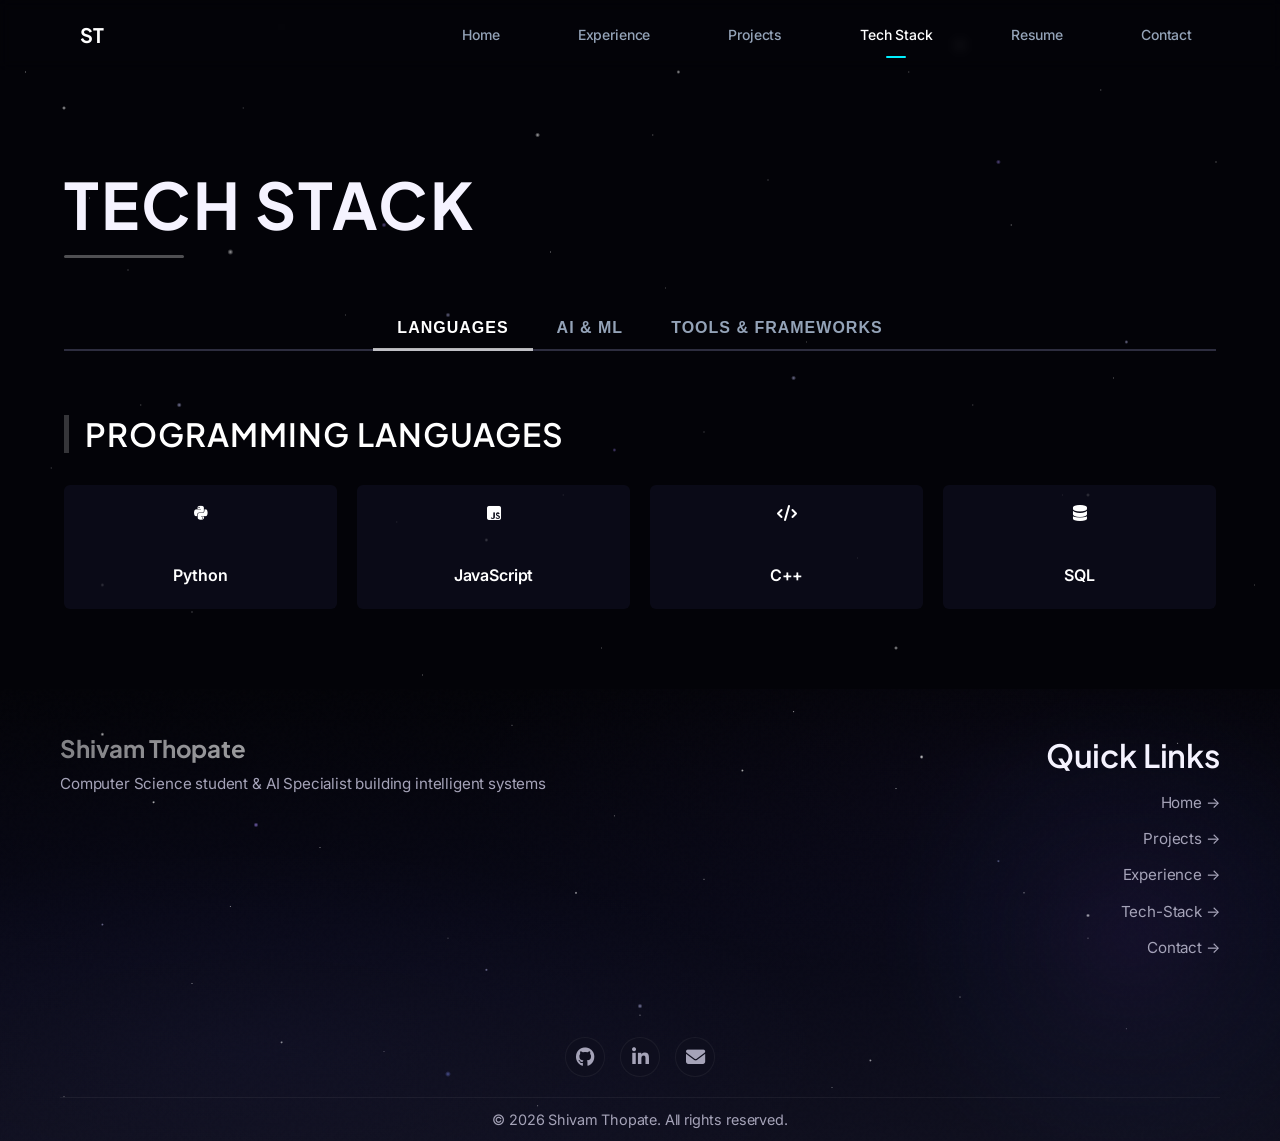
<file: tech-stack.html>
<!DOCTYPE html>
<html lang="en">
<head>
  <meta charset="UTF-8">
  <meta http-equiv="X-UA-Compatible" content="IE=edge">
  <meta name="viewport" content="width=device-width, initial-scale=1.0, viewport-fit=cover">
  <title>Tech Stack | Shivam Thopate</title>
  <meta name="description" content="Tech stack used by Shivam Thopate across AI engineering, including Python, JavaScript, OpenAI, Gemini, AWS, Google Cloud, and developer tools.">
  <meta name="keywords" content="Shivam Thopate, Tech Stack, Python, JavaScript, OpenAI, Gemini, AWS, Google Cloud, JetBrains, AI Tools, Development Tools, Programming Languages">
  <meta name="author" content="Shivam Thopate">
  <meta name="application-name" content="Shivam Thopate Portfolio">
  <meta name="apple-mobile-web-app-title" content="Shivam Thopate">
  <meta name="robots" content="index, follow">
  <link rel="canonical" href="https://ShivamThopate.github.io/portfolio/tech-stack" />
  <link rel="sitemap" type="application/xml" title="Sitemap" href="https://ShivamThopate.github.io/portfolio/sitemap.xml" />
  <!-- rel=me links -->
  <link rel="me" href="https://github.com/ShivamThopate" />
  <link rel="me" href="https://pypi.org/user/ShivamThopate/" />
  <link rel="me" href="https://huggingface.co/ShivamThopate" />
  <link rel="me" href="https://www.linkedin.com/in/shivam-thopate-582119304/" />
  <!-- Open Graph / Facebook -->
  <meta property="og:locale" content="en_US" />
  <meta property="og:type" content="website" />
  <meta property="og:url" content="https://ShivamThopate.github.io/portfolio/tech-stack" />
  <meta property="og:title" content="Tech Stack | Shivam Thopate" />
  <meta property="og:description" content="Technologies and tools used by Shivam Thopate across AI engineering, cloud, and modern development workflows." />
  <meta property="og:image" content="https://ShivamThopate.github.io/portfolio/assets/preview.png" />
  <meta property="og:image:width" content="1200" />
  <meta property="og:image:height" content="630" />
  <meta property="og:image:alt" content="Shivam Thopate Tech Stack" />
  <meta property="og:site_name" content="Shivam Thopate Portfolio" />
  <!-- Twitter Card -->
  <meta name="twitter:card" content="summary_large_image" />
  <meta name="twitter:site" content="@ShivamThopate" />
  <meta name="twitter:creator" content="@ShivamThopate" />
  <meta name="twitter:title" content="Tech Stack | Shivam Thopate" />
  <meta name="twitter:description" content="Python, JavaScript, OpenAI, Gemini, AWS, Google Cloud, and developer tools used by Shivam Thopate." />
  <meta name="twitter:image" content="https://ShivamThopate.github.io/portfolio/assets/preview.png" />
  <meta name="twitter:image:alt" content="Shivam Thopate Tech Stack" />
  <link rel="manifest" href="site.webmanifest" />
  <link rel="icon" type="image/x-icon" href="assets/favicon.ico" />
  <link rel="shortcut icon" type="image/x-icon" href="assets/favicon.ico" />
  <link rel="icon" type="image/png" sizes="192x192" href="assets/favicon.png" />
  <link rel="apple-touch-icon" sizes="180x180" href="assets/apple-touch-icon.png" />
  <link rel="stylesheet" href="assets/css/main.min.css">
    <link rel="preconnect" href="https://fonts.googleapis.com">
  <link rel="preconnect" href="https://fonts.gstatic.com" crossorigin>
  <link rel="preconnect" href="https://cdn.jsdelivr.net">
  <link rel="stylesheet" href="https://fonts.googleapis.com/css2?family=Inter:wght@400;500;600;700&family=Plus+Jakarta+Sans:wght@500;600;700&display=swap" media="print" onload="this.media='all'">
  <noscript>
    <link rel="stylesheet" href="https://fonts.googleapis.com/css2?family=Inter:wght@400;500;600;700&family=Plus+Jakarta+Sans:wght@500;600;700&display=swap">
  </noscript>
  <link rel="stylesheet" href="https://cdn.jsdelivr.net/npm/@fortawesome/fontawesome-free@6.4.0/css/all.min.css" media="print" onload="this.media='all'">
  <noscript>
  </noscript>
  <!-- Structured Data JSON-LD -->
  <script type="application/ld+json">
    {
      "@context": "https://schema.org",
      "@graph": [
        {
          "@type": "WebPage",
          "name": "Tech Stack & Tools",
          "url": "https://ShivamThopate.github.io/portfolio/tech-stack",
          "description": "Technologies and development tools used by Software Engineer & AI Specialist Shivam Thopate",
          "isPartOf": { "@id": "https://ShivamThopate.github.io/portfolio/#website" },
          "author": {
            "@type": "Person",
            "name": "Shivam Thopate",
            "url": "https://ShivamThopate.github.io/portfolio/",
            "knowsAbout": [
              "Python Programming",
              "JavaScript Development",
              "Artificial Intelligence",
              "Machine Learning",
              "OpenAI API",
              "Google Gemini",
              "AWS Cloud Services",
              "Google Cloud Platform"
            ]
          }
        },
        {
          "@type": "WebSite",
          "@id": "https://ShivamThopate.github.io/portfolio/#website",
          "url": "https://ShivamThopate.github.io/portfolio/",
          "name": "Shivam Thopate Portfolio",
          "alternateName": "Shivam Thopate"
        },
        {
          "@type": "BreadcrumbList",
          "itemListElement": [
            {
              "@type": "ListItem",
              "position": 1,
              "name": "Home",
              "item": "https://ShivamThopate.github.io/portfolio/"
            },
            {
              "@type": "ListItem",
              "position": 2,
              "name": "Tech Stack",
              "item": "https://ShivamThopate.github.io/portfolio/tech-stack"
            }
          ]
        }
      ]
    }
  </script>
</head>
<body>
<!-- Navigation Placeholder -->
<div id="navbar-placeholder"></div>
<section id="tech-stack" class="section tech-stack">
  <div class="container">
    <h2 class="section-title">Tech Stack</h2>
    <!-- Tech Stack Navigation Tabs -->
    <div class="project-tabs">
      <button class="tab-button active" data-tab="languages">LANGUAGES</button>
      <button class="tab-button" data-tab="ai">AI & ML</button>
      <button class="tab-button" data-tab="devtools">TOOLS & FRAMEWORKS</button>
    </div>
    <!-- Programming Languages Tab -->
    <div class="tab-content active" id="languages-content">
      <h3 class="subsection-title">Programming Languages</h3>
      <div class="tech-cards">
        <div class="tech-card fade-in"><i class="fab fa-python tech-icon"></i><span>Python</span></div>
        <div class="tech-card fade-in"><i class="fab fa-js-square tech-icon"></i><span>JavaScript</span></div>
        <div class="tech-card fade-in"><i class="fas fa-code tech-icon"></i><span>C++</span></div>
        <div class="tech-card fade-in"><i class="fas fa-database tech-icon"></i><span>SQL</span></div>
      </div>
    </div>
    <!-- AI & ML Tab -->
    <div class="tab-content" id="ai-content">
      <h3 class="subsection-title">AI & ML</h3>
      <div class="tech-cards">
        <div class="tech-card fade-in"><i class="fas fa-brain tech-icon"></i><span>TensorFlow</span></div>
        <div class="tech-card fade-in"><i class="fas fa-chart-line tech-icon"></i><span>Scikit-Learn</span></div>
        <div class="tech-card fade-in"><i class="fas fa-eye tech-icon"></i><span>Computer Vision</span></div>
      </div>
    </div>
    <!-- Development Tools Tab -->
    <div class="tab-content" id="devtools-content">
      <h3 class="subsection-title">Tools & Frameworks</h3>
      <div class="tech-cards">
        <div class="tech-card fade-in"><i class="fas fa-cube tech-icon"></i><span>Three.js</span></div>
        <div class="tech-card fade-in"><i class="fas fa-vr-cardboard tech-icon"></i><span>AR.js</span></div>
        <div class="tech-card fade-in"><i class="fas fa-cogs tech-icon"></i><span>n8n</span></div>
        <div class="tech-card fade-in"><i class="fas fa-exchange-alt tech-icon"></i><span>REST APIs</span></div>
        <div class="tech-card fade-in"><i class="fas fa-key tech-icon"></i><span>OAuth 2.0</span></div>
        <div class="tech-card fade-in"><i class="fas fa-cloud tech-icon"></i><span>OCI</span></div>
      </div>
    </div>
  </div>
</section>
<!-- Footer Placeholder -->
<div id="footer-placeholder"></div>
<script src="assets/js/main.js" defer></script>
</body>
</html>
</file>
<file: assets/css/main.min.css>
/* --- base.css --- */
 :root{ --primary-charcoal:#0a0a0f;--secondary-charcoal:#12121a;--accent-gold:#00f0ff;--accent-gold-light:#80f8ff;--accent-gold-dark:#009099;--accent-indigo:#6366f1;--accent-indigo-light:#818cf8;--accent-indigo-dark:#4f46e5;--text-primary:#ffffff;--text-secondary:#e2e8f0;--text-muted:#94a3b8;--text-light:#cbd5e1;--bg-primary:#050508;--bg-secondary:#0a0a0f;--bg-card:#0f0f16;--success:#10b981;--border:#2d2d3f;--border-light:rgba(255, 255, 255, 0.08);--shadow-sm:0 1px 2px rgba(0, 0, 0, 0.08);--shadow-md:0 4px 6px rgba(0, 0, 0, 0.15);--shadow-lg:0 8px 24px rgba(0, 0, 0, 0.25);--shadow-xl:0 20px 40px rgba(0, 0, 0, 0.4);--space-1:8px;--space-2:16px;--space-3:24px;--space-4:32px;--space-5:40px;--space-6:48px;--space-8:64px;--space-10:80px;--space-12:96px;--space-16:128px;--font-ui:'Inter', -apple-system, BlinkMacSystemFont, 'Segoe UI', sans-serif;--font-heading:'Plus Jakarta Sans', -apple-system, BlinkMacSystemFont, 'Segoe UI', sans-serif;--text-xs:0.75rem;--text-sm:0.875rem;--text-base:1rem;--text-lg:1.125rem;--text-xl:1.25rem;--text-2xl:1.5rem;--text-3xl:1.875rem;--text-4xl:2.25rem;--text-5xl:3rem;--text-6xl:3.75rem;--heading-1:clamp(2.5rem, 5vw, 4rem);--heading-2:clamp(2rem, 4vw, 3rem);--heading-3:clamp(1.5rem, 3vw, 2rem);--heading-4:clamp(1.25rem, 2.5vw, 1.5rem);--leading-tight:1.2;--leading-normal:1.5;--leading-relaxed:1.6;--leading-loose:1.8;--breakpoint-sm:480px;--breakpoint-md:768px;--breakpoint-lg:1024px;--breakpoint-xl:1280px;--container-sm:640px;--container-md:768px;--container-lg:1024px;--container-xl:1200px;--container-2xl:1400px;--duration-fast:180ms;--duration-normal:250ms;--duration-slow:350ms;--ease-professional:cubic-bezier(0.2, 0, 0, 1);--ease-smooth:cubic-bezier(0.4, 0, 0.2, 1);--primary:rgba(255, 255, 255, 0.7);--primary-dark:rgba(255, 255, 255, 0.5);--primary-light:rgba(255, 255, 255, 0.85);--dark:var(--bg-primary);--dark-light:var(--bg-secondary);--dark-card:var(--bg-card);--light:var(--text-primary);--gray:var(--text-muted);--gray-light:var(--text-light);--gradient-primary:linear-gradient(135deg, rgba(255,255,255,0.15) 0%, rgba(255,255,255,0.08) 100%);--gradient-card:linear-gradient(145deg, var(--bg-card) 0%, var(--bg-secondary) 100%);}html{ scroll-padding-top:80px;scroll-behavior:smooth;}::selection{ background:rgba(255, 255, 255, 0.2);color:white;}::-moz-selection{ background:rgba(255, 255, 255, 0.2);color:white;}.scroll-reveal{ opacity:0;transform:translateY(20px);transition:opacity var(--duration-normal) var(--ease-professional), transform var(--duration-normal) var(--ease-professional);}.scroll-reveal.revealed{ opacity:1;transform:translateY(0);}@media (prefers-reduced-motion:reduce){ *, *::before, *::after{ animation-duration:0.01ms !important;animation-iteration-count:1 !important;transition-duration:0.01ms !important;scroll-behavior:auto !important;}.scroll-reveal{ opacity:1;transform:none;}}.mt-1{ margin-top:var(--space-1);}.mt-2{ margin-top:var(--space-2);}.mt-3{ margin-top:var(--space-3);}.mt-4{ margin-top:var(--space-4);}.mt-6{ margin-top:var(--space-6);}.mt-8{ margin-top:var(--space-8);}.mb-1{ margin-bottom:var(--space-1);}.mb-2{ margin-bottom:var(--space-2);}.mb-3{ margin-bottom:var(--space-3);}.mb-4{ margin-bottom:var(--space-4);}.mb-6{ margin-bottom:var(--space-6);}.mb-8{ margin-bottom:var(--space-8);}.p-1{ padding:var(--space-1);}.p-2{ padding:var(--space-2);}.p-3{ padding:var(--space-3);}.p-4{ padding:var(--space-4);}.p-6{ padding:var(--space-6);}.p-8{ padding:var(--space-8);}*{ margin:0;padding:0;box-sizing:border-box;}body{ font-family:var(--font-ui), -apple-system, BlinkMacSystemFont, 'Segoe UI', Roboto, sans-serif;background:#030308;color:var(--text-primary);font-size:var(--text-base);line-height:var(--leading-relaxed);font-weight:400;letter-spacing:-0.01em;text-rendering:optimizeLegibility;-webkit-font-smoothing:antialiased;-moz-osx-font-smoothing:grayscale;overflow-x:hidden;}body::before, body::after{ content:'';position:fixed;top:0;left:0;width:200%;height:100%;pointer-events:none;z-index:0;}body::before{ background-image:radial-gradient(1px 1px at 2% 8%, rgba(255,255,255,0.5), transparent), radial-gradient(1px 1px at 7% 22%, rgba(255,255,255,0.4), transparent), radial-gradient(1px 1px at 11% 45%, rgba(255,255,255,0.35), transparent), radial-gradient(1px 1px at 15% 68%, rgba(255,255,255,0.4), transparent), radial-gradient(1px 1px at 19% 12%, rgba(255,255,255,0.3), transparent), radial-gradient(1px 1px at 23% 82%, rgba(255,255,255,0.45), transparent), radial-gradient(1px 1px at 27% 35%, rgba(255,255,255,0.3), transparent), radial-gradient(1px 1px at 31% 58%, rgba(255,255,255,0.4), transparent), radial-gradient(1px 1px at 35% 5%, rgba(255,255,255,0.35), transparent), radial-gradient(1px 1px at 39% 92%, rgba(255,255,255,0.3), transparent), radial-gradient(1px 1px at 43% 28%, rgba(255,255,255,0.5), transparent), radial-gradient(1px 1px at 47% 72%, rgba(255,255,255,0.35), transparent), radial-gradient(1px 1px at 51% 15%, rgba(255,255,255,0.4), transparent), radial-gradient(1px 1px at 55% 48%, rgba(255,255,255,0.3), transparent), radial-gradient(1px 1px at 59% 85%, rgba(255,255,255,0.45), transparent), radial-gradient(1px 1px at 63% 38%, rgba(255,255,255,0.3), transparent), radial-gradient(1px 1px at 67% 62%, rgba(255,255,255,0.4), transparent), radial-gradient(1px 1px at 71% 8%, rgba(255,255,255,0.35), transparent), radial-gradient(1px 1px at 75% 78%, rgba(255,255,255,0.3), transparent), radial-gradient(1px 1px at 79% 25%, rgba(255,255,255,0.5), transparent), radial-gradient(1px 1px at 83% 55%, rgba(255,255,255,0.35), transparent), radial-gradient(1px 1px at 87% 42%, rgba(255,255,255,0.4), transparent), radial-gradient(1px 1px at 91% 88%, rgba(255,255,255,0.3), transparent), radial-gradient(1px 1px at 95% 18%, rgba(255,255,255,0.45), transparent), radial-gradient(1px 1px at 4% 52%, rgba(255,255,255,0.3), transparent), radial-gradient(1px 1px at 16% 95%, rgba(255,255,255,0.35), transparent), radial-gradient(1px 1px at 33% 75%, rgba(255,255,255,0.4), transparent), radial-gradient(1px 1px at 52% 32%, rgba(255,255,255,0.3), transparent), radial-gradient(1px 1px at 68% 90%, rgba(255,255,255,0.35), transparent), radial-gradient(1px 1px at 86% 10%, rgba(255,255,255,0.4), transparent), radial-gradient(1px 1px at 98% 65%, rgba(255,255,255,0.3), transparent), radial-gradient(1px 1px at 10% 30%, rgba(255,255,255,0.35), transparent), radial-gradient(1px 1px at 44% 55%, rgba(255,255,255,0.4), transparent), radial-gradient(1px 1px at 76% 45%, rgba(255,255,255,0.3), transparent), radial-gradient(1px 1px at 22% 3%, rgba(255,255,255,0.5), transparent), radial-gradient(1px 1px at 60% 20%, rgba(255,255,255,0.35), transparent);background-size:50% 100%;animation:starDrift 180s linear infinite;}body::after{ background-image:radial-gradient(2px 2px at 5% 12%, rgba(255,255,255,0.7), transparent), radial-gradient(2.5px 2.5px at 14% 45%, rgba(200,200,255,0.6), transparent), radial-gradient(2px 2px at 22% 78%, rgba(255,255,255,0.65), transparent), radial-gradient(2.5px 2.5px at 30% 25%, rgba(167,139,250,0.5), transparent), radial-gradient(2px 2px at 38% 60%, rgba(255,255,255,0.7), transparent), radial-gradient(3px 3px at 45% 88%, rgba(129,140,248,0.45), transparent), radial-gradient(2px 2px at 53% 8%, rgba(255,255,255,0.6), transparent), radial-gradient(2.5px 2.5px at 62% 42%, rgba(200,200,255,0.55), transparent), radial-gradient(2px 2px at 70% 72%, rgba(255,255,255,0.65), transparent), radial-gradient(2.5px 2.5px at 78% 18%, rgba(167,139,250,0.5), transparent), radial-gradient(2px 2px at 85% 55%, rgba(255,255,255,0.6), transparent), radial-gradient(3px 3px at 92% 82%, rgba(129,140,248,0.4), transparent), radial-gradient(2px 2px at 8% 65%, rgba(255,255,255,0.55), transparent), radial-gradient(2.5px 2.5px at 35% 35%, rgba(200,200,255,0.5), transparent), radial-gradient(2px 2px at 58% 92%, rgba(255,255,255,0.6), transparent), radial-gradient(2.5px 2.5px at 75% 5%, rgba(255,255,255,0.7), transparent), radial-gradient(2px 2px at 48% 50%, rgba(167,139,250,0.45), transparent), radial-gradient(3px 3px at 18% 28%, rgba(255,255,255,0.6), transparent), radial-gradient(2px 2px at 88% 38%, rgba(200,200,255,0.55), transparent), radial-gradient(2.5px 2.5px at 42% 15%, rgba(255,255,255,0.65), transparent);background-size:50% 100%;animation:starDrift 120s linear infinite;}@keyframes starDrift{ 0%{ transform:translateX(0);}100%{ transform:translateX(-50%);}}@keyframes starDriftRev{ 0%{ transform:translateX(-50%);}100%{ transform:translateX(0);}}body.stars-move-right::before{ animation:starDriftRev 180s linear infinite;}body.stars-move-right::after{ animation:starDriftRev 120s linear infinite;}body > *:not(script){ position:relative;z-index:1;}.container{ width:100%;max-width:var(--container-xl);margin:0 auto;padding:0 var(--space-3);}@media (min-width:480px){ .container{ padding:0 var(--space-4);}}@media (min-width:768px){ .container{ padding:0 var(--space-6);}}@media (min-width:1280px){ .container{ max-width:var(--container-2xl);padding:0 var(--space-8);}}section{ padding:var(--space-12) 0 var(--space-10);}.section.projects, .section.experience, .section.contact, .section.tech-stack, .section.resume{ padding-top:var(--space-12);}.section-title{ font-family:var(--font-heading), -apple-system, BlinkMacSystemFont, 'Segoe UI', Roboto, sans-serif;font-size:var(--heading-1);margin-bottom:var(--space-8);position:relative;display:inline-block;font-weight:700;text-transform:uppercase;letter-spacing:2px;line-height:var(--leading-tight);background:none;-webkit-background-clip:unset;background-clip:unset;color:#f5f3ff;text-shadow:none;}.section-title::after{ content:'';position:absolute;bottom:-15px;left:0;width:120px;height:3px;background:rgba(255, 255, 255, 0.3);border-radius:2px;box-shadow:none;}.subsection-title{ font-family:var(--font-heading), -apple-system, BlinkMacSystemFont, 'Segoe UI', Roboto, sans-serif;font-size:var(--heading-3);margin:var(--space-8) 0 var(--space-4);color:var(--text-primary);position:relative;padding-left:var(--space-2);text-transform:uppercase;letter-spacing:1px;font-weight:600;line-height:var(--leading-tight);border-left:5px solid rgba(255, 255, 255, 0.2);}h1, h2, h3, h4, h5, h6{ font-family:var(--font-heading), -apple-system, BlinkMacSystemFont, 'Segoe UI', Roboto, sans-serif;font-weight:600;line-height:var(--leading-tight);margin:0;color:var(--text-primary);}h1{ font-size:var(--heading-1);font-weight:700;}h2{ font-size:var(--heading-2);font-weight:600;}h3{ font-size:var(--heading-3);font-weight:600;}h4{ font-size:var(--heading-4);font-weight:600;}p{ font-family:var(--font-ui), -apple-system, BlinkMacSystemFont, 'Segoe UI', Roboto, sans-serif;font-size:var(--text-base);line-height:var(--leading-relaxed);color:var(--text-secondary);margin:0 0 var(--space-3) 0;max-width:68ch;}@media (min-width:768px){ p{ font-size:var(--text-lg);}}.gradient-text{ background:linear-gradient(90deg, rgba(255,255,255,0.95) 0%, rgba(255,255,255,0.6) 100%);-webkit-background-clip:text;background-clip:text;color:transparent;display:inline-block;}.text-center{ text-align:center;}#navbar-placeholder{ min-height:70px;width:100%;}#footer-placeholder{ min-height:250px;width:100%;}#navbar-placeholder:empty, #footer-placeholder:empty{ background:linear-gradient(90deg, #1a1a2e 0%, #16213e 50%, #1a1a2e 100%);background-size:200% 100%;animation:pulse 1.5s infinite;}@keyframes pulse{ 0%{ background-position:200% 0;}100%{ background-position:-200% 0;}}
/* --- buttons.css --- */
 .btn{ display:inline-flex;align-items:center;justify-content:center;padding:var(--space-2) var(--space-4);border-radius:12px;font-family:var(--font-ui), -apple-system, BlinkMacSystemFont, 'Segoe UI', Roboto, sans-serif;font-weight:600;font-size:var(--text-sm);text-align:center;transition:transform, opacity, background-color, border-color, box-shadow, color var(--duration-normal) var(--ease-professional);cursor:pointer;text-transform:uppercase;letter-spacing:1.5px;position:relative;overflow:hidden;border:none;text-decoration:none;-webkit-tap-highlight-color:transparent;touch-action:manipulation;backdrop-filter:blur(4px);-webkit-backdrop-filter:blur(4px);min-height:48px;}.btn-primary{ background:rgba(255, 255, 255, 0.1);color:#f5f3ff;box-shadow:none;border:none;position:relative;z-index:1;}.btn-primary::before{ content:'';position:absolute;top:0;left:0;right:0;bottom:0;background:rgba(255, 255, 255, 0.08);opacity:0;transition:transform, opacity, background-color, border-color, box-shadow, color var(--duration-normal) var(--ease-professional);z-index:-1;border-radius:12px;}.btn-primary:hover, .btn-primary:active{ transform:translateY(-1px);background:rgba(255, 255, 255, 0.15);box-shadow:none;}.btn-primary:hover::before, .btn-primary:active::before{ opacity:1;}.btn-secondary{ background:rgba(255, 255, 255, 0.05);color:rgba(255, 255, 255, 0.6);border:none;backdrop-filter:none;-webkit-backdrop-filter:none;}.btn-secondary:hover, .btn-secondary:active{ background:rgba(255, 255, 255, 0.1);color:#f5f3ff;transform:translateY(-1px);box-shadow:none;}.btn-outline{ background:rgba(255, 255, 255, 0.05);color:rgba(255, 255, 255, 0.6);border:none;backdrop-filter:none;-webkit-backdrop-filter:none;}.btn-outline:hover, .btn-outline:active{ background:rgba(255, 255, 255, 0.1);color:#f5f3ff;transform:translateY(-1px);box-shadow:none;}@supports (-webkit-touch-callout:none){ .btn{ padding:18px 32px;min-height:52px;}}@media (max-width:480px){ .btn{ padding:var(--space-2) var(--space-3);font-size:var(--text-xs);}}@media (max-width:576px){ .btn{ width:100%;padding:18px 20px;font-size:0.85rem;min-height:52px;}}
/* --- navbar.css --- */
 #navbar-placeholder{ position:relative;z-index:1002;}.navbar{ position:fixed;top:0;left:0;width:100%;background:transparent;backdrop-filter:blur(6px);-webkit-backdrop-filter:blur(6px);z-index:1000;padding:var(--space-1) 0;transition:transform, opacity, background-color, border-color, box-shadow, color var(--duration-fast) var(--ease-professional);border-bottom:none;}.navbar.scrolled{ padding:var(--space-1) 0;background:rgba(10, 10, 26, 0.9);backdrop-filter:blur(8px);-webkit-backdrop-filter:blur(8px);box-shadow:none;border-bottom:none;}.navbar .container{ display:flex;justify-content:space-between;align-items:center;}.logo{ font-family:var(--font-heading), -apple-system, BlinkMacSystemFont, 'Segoe UI', Roboto, sans-serif;font-size:var(--text-xl);font-weight:700;color:var(--text-primary);text-decoration:none;transition:transform, opacity, background-color, border-color, box-shadow, color var(--duration-fast) var(--ease-professional);padding:var(--space-1) var(--space-2);border-radius:8px;}.logo:hover{ color:rgba(255, 255, 255, 0.7);transform:scale(1.05);}.logo:focus{ outline:2px solid rgba(255, 255, 255, 0.7);outline-offset:2px;}.logo:focus:not(:focus-visible){ outline:none;}.logo:focus-visible{ outline:2px solid rgba(255, 255, 255, 0.7);outline-offset:2px;}.nav-links{ display:flex;list-style:none;}.nav-links li{ margin-left:30px;}.nav-links a{ color:var(--text-muted);text-decoration:none;font-weight:500;font-family:var(--font-ui), -apple-system, BlinkMacSystemFont, 'Segoe UI', Roboto, sans-serif;font-size:var(--text-sm);letter-spacing:-0.01em;transition:transform, opacity, background-color, border-color, box-shadow, color var(--duration-fast) var(--ease-professional);position:relative;padding:var(--space-2) var(--space-3);border-radius:8px;display:block;}.nav-links a:hover{ color:rgba(255, 255, 255, 0.9);background:none;}.nav-links a.active{ color:var(--text-primary);background:none;}.nav-links a:focus{ outline:2px solid rgba(255, 255, 255, 0.7);outline-offset:2px;color:rgba(255, 255, 255, 0.7);}.nav-links a:focus:not(:focus-visible){ outline:none;}.nav-links a:focus-visible{ outline:2px solid rgba(255, 255, 255, 0.7);outline-offset:2px;}.menu-toggle{ display:none;cursor:pointer;flex-direction:column;justify-content:center;gap:5px;width:36px;height:36px;padding:8px 6px;border-radius:6px;transition:transform, opacity, background-color, border-color, box-shadow, color var(--duration-fast) var(--ease-professional);background:transparent;border:none;}.menu-toggle:hover{ background:rgba(255, 255, 255, 0.1);}.menu-toggle:focus{ outline:2px solid rgba(255, 255, 255, 0.7);outline-offset:2px;background:rgba(255, 255, 255, 0.05);}.menu-toggle:focus:not(:focus-visible){ outline:none;}.menu-toggle:focus-visible{ outline:2px solid rgba(255, 255, 255, 0.7);outline-offset:2px;}.menu-toggle span{ display:block;height:3px;width:100%;background:var(--text-primary);border-radius:3px;transition:transform, opacity, background-color, border-color, box-shadow, color var(--duration-normal) var(--ease-professional);}.menu-toggle.active span:nth-child(1){ transform:rotate(45deg) translate(6px, 6px);}.menu-toggle.active span:nth-child(2){ opacity:0;}.menu-toggle.active span:nth-child(3){ transform:rotate(-45deg) translate(6px, -6px);}@media (max-width:768px){ .menu-toggle{ display:flex;}.nav-links{ position:fixed;top:80px;left:-100%;width:100%;height:calc(100vh - 80px);background:rgba(15, 15, 30, 0.98);backdrop-filter:blur(8px);-webkit-backdrop-filter:blur(8px);flex-direction:column;align-items:center;justify-content:center;transition:transform, opacity, background-color, border-color, box-shadow, color 0.5s cubic-bezier(0.4, 0, 0.2, 1);z-index:999;}.nav-links.active{ left:0;}.nav-links li{ margin:20px 0;}}@media (min-width:768px){ .menu-toggle{ display:none !important;}.nav-links{ position:static !important;flex-direction:row !important;height:auto !important;background:none !important;align-items:center !important;justify-content:flex-end !important;left:0 !important;width:auto !important;transition:none !important;}.nav-links li{ margin:0 0 0 30px !important;}}@supports (-webkit-touch-callout:none){ .nav-links a{ padding:12px 16px;min-height:44px;}.navbar{ padding-top:max(12px, env(safe-area-inset-top));padding-left:env(safe-area-inset-left);padding-right:env(safe-area-inset-right);}.nav-links{ height:calc(100vh - 80px - env(safe-area-inset-bottom));}}
/* --- hero.css --- */
 .hero{ padding:120px 0 80px;background:radial-gradient(ellipse at 20% 80%, rgba(99, 102, 241, 0.04) 0%, transparent 40%), radial-gradient(ellipse at 80% 20%, rgba(139, 92, 246, 0.03) 0%, transparent 40%), linear-gradient(180deg, #030308 0%, #080816 50%, #0f0f1e 100%);position:relative;overflow:hidden;min-height:100vh;display:flex;align-items:center;}.hero .container{ display:flex;align-items:center;justify-content:space-between;position:relative;z-index:1;}.hero-content{ max-width:600px;}.hero-title{ font-family:'Inter', 'Arial', 'Helvetica', sans-serif;font-size:var(--heading-1);font-weight:700;margin-bottom:20px;line-height:var(--leading-tight);letter-spacing:-0.02em;color:var(--text-primary);white-space:nowrap;text-shadow:0 0 40px rgba(255, 255, 255, 0.08);position:relative;}.hero-title span{ color:var(--primary);}.hero-subtitle{ font-family:var(--font-ui), -apple-system, BlinkMacSystemFont, 'Segoe UI', Roboto, sans-serif;font-size:var(--text-xl);color:var(--text-light);margin-bottom:var(--space-5);line-height:var(--leading-relaxed);font-weight:400;letter-spacing:0.01em;max-width:68ch;}.hero-positioning{ font-family:var(--font-ui), -apple-system, BlinkMacSystemFont, 'Segoe UI', Roboto, sans-serif;font-size:var(--text-xl);color:var(--text-secondary);margin-bottom:40px;line-height:var(--leading-relaxed);font-weight:500;letter-spacing:0.01em;max-width:68ch;opacity:0.9;}.hero-badges{ display:flex;flex-wrap:wrap;gap:var(--space-2);margin-bottom:var(--space-5);}.badge{ display:inline-block;padding:var(--space-1) var(--space-2);background:rgba(255, 255, 255, 0.05);color:rgba(255, 255, 255, 0.5);border:1px solid rgba(255, 255, 255, 0.1);border-radius:20px;font-family:var(--font-ui), -apple-system, BlinkMacSystemFont, 'Segoe UI', Roboto, sans-serif;font-size:var(--text-sm);font-weight:500;letter-spacing:0.5px;transition:transform, opacity, background-color, border-color, box-shadow, color var(--duration-fast) var(--ease-professional);backdrop-filter:blur(8px);-webkit-backdrop-filter:blur(8px);}.badge:hover{ background:rgba(255, 255, 255, 0.08);border-color:rgba(255, 255, 255, 0.5);transform:translateY(-1px);}.hero-buttons{ display:flex;gap:15px;align-items:center;justify-content:flex-start;}.hero-image{ position:relative;display:flex;justify-content:center;align-items:center;margin-left:2rem;}.profile-img{ width:380px;height:380px;object-fit:cover;object-position:top center;border-radius:50%;border:1px solid rgba(255, 255, 255, 0.1);box-shadow:0 10px 30px rgba(0, 0, 0, 0.3), 0 0 1px rgba(255, 255, 255, 0.05);position:relative;z-index:2;transition:transform, opacity, background-color, border-color, box-shadow, color 0.4s cubic-bezier(0.4, 0, 0.2, 1);}.profile-img:hover{ transform:translateY(-3px);box-shadow:0 20px 50px rgba(0, 0, 0, 0.4), 0 0 20px rgba(255, 255, 255, 0.03);}.starfield{ position:absolute;top:0;left:0;width:100%;height:100%;overflow:hidden;z-index:0;}.stars{ position:absolute;top:0;left:0;width:200%;height:100%;will-change:transform, opacity;}.stars-small{ background-image:radial-gradient(1px 1px at 10% 15%, rgba(255,255,255,0.6), transparent), radial-gradient(1px 1px at 25% 35%, rgba(255,255,255,0.5), transparent), radial-gradient(1px 1px at 40% 8%, rgba(255,255,255,0.4), transparent), radial-gradient(1px 1px at 55% 42%, rgba(255,255,255,0.5), transparent), radial-gradient(1px 1px at 70% 22%, rgba(255,255,255,0.6), transparent), radial-gradient(1px 1px at 85% 55%, rgba(255,255,255,0.4), transparent), radial-gradient(1px 1px at 15% 65%, rgba(255,255,255,0.5), transparent), radial-gradient(1px 1px at 30% 80%, rgba(255,255,255,0.3), transparent), radial-gradient(1px 1px at 50% 72%, rgba(255,255,255,0.5), transparent), radial-gradient(1px 1px at 65% 88%, rgba(255,255,255,0.4), transparent), radial-gradient(1px 1px at 80% 45%, rgba(255,255,255,0.6), transparent), radial-gradient(1px 1px at 92% 12%, rgba(255,255,255,0.5), transparent), radial-gradient(1px 1px at 5% 90%, rgba(255,255,255,0.4), transparent), radial-gradient(1px 1px at 35% 55%, rgba(255,255,255,0.3), transparent), radial-gradient(1px 1px at 75% 68%, rgba(255,255,255,0.5), transparent), radial-gradient(1px 1px at 48% 28%, rgba(255,255,255,0.4), transparent), radial-gradient(1px 1px at 18% 48%, rgba(255,255,255,0.5), transparent), radial-gradient(1px 1px at 62% 5%, rgba(255,255,255,0.6), transparent), radial-gradient(1px 1px at 88% 75%, rgba(255,255,255,0.3), transparent), radial-gradient(1px 1px at 42% 92%, rgba(255,255,255,0.4), transparent);background-size:50% 100%;animation:twinkle 6s ease-in-out infinite, starDrift 180s linear infinite;}.stars-medium{ background-image:radial-gradient(1.5px 1.5px at 12% 25%, rgba(255,255,255,0.8), transparent), radial-gradient(1.5px 1.5px at 38% 62%, rgba(200,200,255,0.6), transparent), radial-gradient(1.5px 1.5px at 58% 18%, rgba(255,255,255,0.7), transparent), radial-gradient(1.5px 1.5px at 78% 38%, rgba(180,190,255,0.5), transparent), radial-gradient(1.5px 1.5px at 22% 78%, rgba(255,255,255,0.6), transparent), radial-gradient(1.5px 1.5px at 90% 58%, rgba(167,139,250,0.4), transparent), radial-gradient(1.5px 1.5px at 45% 45%, rgba(255,255,255,0.7), transparent), radial-gradient(1.5px 1.5px at 68% 82%, rgba(255,255,255,0.6), transparent), radial-gradient(1.5px 1.5px at 8% 52%, rgba(200,200,255,0.5), transparent), radial-gradient(1.5px 1.5px at 82% 15%, rgba(255,255,255,0.8), transparent);background-size:50% 100%;animation:twinkle 4s ease-in-out infinite reverse, starDrift 120s linear infinite;}.stars-large{ background-image:radial-gradient(2.5px 2.5px at 20% 30%, rgba(167,139,250,0.7), transparent), radial-gradient(2px 2px at 72% 15%, rgba(255,255,255,0.9), transparent), radial-gradient(2.5px 2.5px at 50% 70%, rgba(200,200,255,0.6), transparent), radial-gradient(2px 2px at 85% 50%, rgba(255,255,255,0.8), transparent), radial-gradient(3px 3px at 35% 85%, rgba(129,140,248,0.5), transparent), radial-gradient(2px 2px at 8% 10%, rgba(255,255,255,0.7), transparent);background-size:50% 100%;animation:twinkle 5s ease-in-out infinite, starDrift 90s linear infinite;animation-delay:1s;}body.stars-move-right .stars-small{ animation:twinkle 6s ease-in-out infinite, starDriftRev 180s linear infinite;}body.stars-move-right .stars-medium{ animation:twinkle 4s ease-in-out infinite reverse, starDriftRev 120s linear infinite;}body.stars-move-right .stars-large{ animation:twinkle 5s ease-in-out infinite, starDriftRev 90s linear infinite;}.solar-glow{ position:absolute;top:-15%;right:-10%;width:500px;height:500px;border-radius:50%;background:radial-gradient(circle, rgba(139, 92, 246, 0.08) 0%, rgba(99, 102, 241, 0.04) 30%, rgba(59, 130, 246, 0.02) 50%, transparent 70%);filter:blur(20px);animation:solarPulse 8s ease-in-out infinite;pointer-events:none;}@keyframes twinkle{ 0%, 100%{ opacity:1;}50%{ opacity:0.5;}}@keyframes solarPulse{ 0%, 100%{ transform:scale(1);opacity:1;}50%{ transform:scale(1.08);opacity:0.7;}}@keyframes fadeInUp{ from{ opacity:0;transform:translateY(30px);}to{ opacity:1;transform:translateY(0);}}.fade-in{ animation:fadeInUp 0.8s ease-out forwards;}@media (max-width:768px){ .solar-glow{ width:300px;height:300px;top:-10%;right:-15%;filter:blur(15px);}}@media (max-width:480px){ .solar-glow{ width:200px;height:200px;}}@media (max-width:992px){ .hero{ padding:120px 0 60px;min-height:100dvh;}.hero .container{ flex-direction:column;text-align:center;justify-content:center;gap:var(--space-5);}.hero-content{ max-width:100%;order:2;}.hero-image{ margin-left:0;order:1;}.hero-buttons{ justify-content:center;gap:20px;}.hero-title{ font-size:3.2rem;margin-bottom:20px;}.hero-subtitle{ font-size:1.2rem;margin-bottom:30px;}}@media (max-width:844px){ .hero-title{ font-size:2.6rem;}.hero-subtitle{ font-size:1.1rem;}.profile-img{ width:280px;height:280px;}}@media (max-width:768px){ .hero{ padding:100px 0 60px;}.hero .container{ gap:var(--space-4);}.hero-badges{ justify-content:center;}.badge{ font-size:var(--text-xs);padding:6px var(--space-2);}.hero-buttons{ flex-wrap:wrap;}}@media (max-width:576px){ .hero{ padding:80px 0 40px;}.hero .container{ gap:var(--space-3);}.hero-title{ font-size:2.2rem;white-space:normal;margin-bottom:12px;line-height:1.1;}.hero-positioning{ font-size:var(--text-base);margin-bottom:16px;}.hero-subtitle{ font-size:1rem;margin-bottom:16px;line-height:1.5;}.profile-img{ width:min(200px, 52vw);height:min(200px, 52vw);border-radius:50%;object-position:top center;}.hero-buttons{ flex-direction:column;gap:10px;width:100%;}}@media (max-width:414px){ .hero{ padding:70px 0 32px;}.hero-title{ font-size:1.9rem;}.hero-subtitle{ font-size:0.95rem;}.profile-img{ width:min(170px, 44vw);height:min(170px, 44vw);}}@media (min-width:768px) and (max-width:1024px){ .hero{ padding:160px 0 100px;min-height:90vh;}.hero .container{ flex-direction:row;text-align:left;}.hero-title{ font-size:3.5rem;}.hero-subtitle{ font-size:1.25rem;}.profile-img{ width:320px;height:320px;}}@media (min-width:768px) and (max-width:1024px) and (orientation:landscape){ .hero{ padding:140px 0 80px;min-height:85vh;}.hero-title{ font-size:3.2rem;}.profile-img{ width:300px;height:300px;}}@media (max-width:844px) and (orientation:landscape){ .hero{ padding:100px 0 60px;}.hero .container{ flex-direction:row;text-align:left;}.hero-image{ order:1;margin:0 0 0 2rem;}.hero-content{ order:1;}.profile-img{ width:250px;height:250px;}}@media (min-width:1025px){ .hero{ min-height:100vh;}}@media (min-width:1440px){ .hero-title{ font-size:4.5rem;}}
/* --- home.css --- */
 .home-hero{ position:relative;overflow:hidden;}.home-hero::before{ content:'';position:absolute;top:0;left:0;right:0;bottom:0;background:radial-gradient(ellipse at center, rgba(99, 102, 241, 0.04) 0%, transparent 70%);pointer-events:none;z-index:0;}.home-content{ position:relative;z-index:1;}@media (max-width:768px){ .home-hero{ min-height:90vh;}}@media (max-width:480px){ .home-hero{ min-height:85vh;}}.skills-section{ padding:80px 0;background:transparent;}.skills-grid{ display:grid;grid-template-columns:repeat(auto-fit, minmax(280px, 1fr));gap:30px;margin-top:40px;}.skill-category{ background:rgba(15, 15, 30, 0.7);border:none;border-radius:12px;padding:30px;transition:transform, opacity, background-color, border-color, box-shadow, color 0.3s ease, box-shadow 0.3s ease;}.skill-category:hover{ transform:translateY(-5px);box-shadow:0 8px 20px rgba(0, 0, 0, 0.3);border-color:var(--primary);}.skill-category-title{ font-size:1.3rem;font-weight:700;color:var(--primary);margin-bottom:20px;text-transform:uppercase;letter-spacing:1px;border-bottom:2px solid var(--primary);padding-bottom:10px;}.skill-tags{ display:flex;flex-wrap:wrap;gap:10px;}.skill-tag{ background:rgba(255, 255, 255, 0.05);color:var(--light);padding:8px 16px;border-radius:20px;font-size:0.9rem;font-weight:500;border:1px solid rgba(255, 255, 255, 0.1);transition:transform, opacity, background-color, border-color, box-shadow, color 0.3s ease;}.skill-tag:hover{ background:rgba(255, 255, 255, 0.08);border-color:var(--primary);transform:translateY(-2px);}@media (min-width:768px) and (max-width:1024px){ .skills-section{ padding:70px 0;}.skills-grid{ grid-template-columns:repeat(2, 1fr);gap:25px;}.skill-category{ padding:28px;}.skill-category-title{ font-size:1.25rem;}.skill-tag{ font-size:0.9rem;padding:7px 15px;}}@media (max-width:768px){ .skills-section{ padding:60px 0;}.skills-grid{ grid-template-columns:1fr;gap:20px;}.skill-category{ padding:25px;}.skill-category-title{ font-size:1.2rem;margin-bottom:18px;}.skill-tag{ font-size:0.88rem;padding:7px 14px;}}@media (max-width:576px){ .skills-section{ padding:50px 0;}.skills-grid{ gap:18px;}.skill-category{ padding:22px;}.skill-category-title{ font-size:1.1rem;margin-bottom:15px;padding-bottom:8px;}.skill-tags{ gap:8px;}.skill-tag{ font-size:0.85rem;padding:6px 12px;min-height:36px;display:inline-flex;align-items:center;}}@media (max-width:480px){ .skills-section{ padding:45px 0;}.skill-category{ padding:20px;}.skill-category-title{ font-size:1rem;margin-bottom:15px;}.skill-tag{ font-size:0.8rem;padding:6px 10px;}}@media (max-width:414px){ .skills-section{ padding:40px 0;}.skill-category{ padding:18px;}.skill-tag{ font-size:0.78rem;padding:5px 10px;}}@media (max-width:844px) and (orientation:landscape){ .skills-section{ padding:50px 0;}.skills-grid{ grid-template-columns:repeat(2, 1fr);gap:20px;}}@media (min-width:768px) and (max-width:1024px) and (orientation:landscape){ .skills-grid{ grid-template-columns:repeat(2, 1fr);}}@supports (-webkit-touch-callout:none){ .skill-tag{ min-height:44px;padding:10px 16px;-webkit-tap-highlight-color:rgba(255, 255, 255, 0.08);}.skill-category{ -webkit-tap-highlight-color:rgba(255, 255, 255, 0.05);}}section#about.about{ background:linear-gradient(180deg, #0f0f1e 0%, #0f101f 8%, #101020 18%, #101121 30%, #111122 45%, #111122 55%, #101121 70%, #101020 82%, #0f101f 92%, #0f0f1e 100% );isolation:isolate;}.starfield-grey{ position:absolute;top:0;left:0;width:100%;height:100%;overflow:hidden;z-index:0;pointer-events:none;}.stars-grey-sm{ position:absolute;top:0;left:0;width:200%;height:100%;background-image:radial-gradient(1px 1px at 3% 8%, rgba(255,255,255,0.60), transparent), radial-gradient(1px 1px at 8% 45%, rgba(255,255,255,0.45), transparent), radial-gradient(1px 1px at 13% 72%, rgba(255,255,255,0.55), transparent), radial-gradient(1px 1px at 18% 20%, rgba(255,255,255,0.40), transparent), radial-gradient(1px 1px at 24% 88%, rgba(255,255,255,0.50), transparent), radial-gradient(1px 1px at 29% 35%, rgba(255,255,255,0.42), transparent), radial-gradient(1px 1px at 35% 60%, rgba(255,255,255,0.58), transparent), radial-gradient(1px 1px at 40% 12%, rgba(255,255,255,0.45), transparent), radial-gradient(1px 1px at 46% 80%, rgba(255,255,255,0.50), transparent), radial-gradient(1px 1px at 52% 28%, rgba(255,255,255,0.40), transparent), radial-gradient(1px 1px at 57% 55%, rgba(255,255,255,0.55), transparent), radial-gradient(1px 1px at 63% 92%, rgba(255,255,255,0.42), transparent), radial-gradient(1px 1px at 68% 18%, rgba(255,255,255,0.60), transparent), radial-gradient(1px 1px at 74% 68%, rgba(255,255,255,0.45), transparent), radial-gradient(1px 1px at 79% 40%, rgba(255,255,255,0.52), transparent), radial-gradient(1px 1px at 85% 78%, rgba(255,255,255,0.38), transparent), radial-gradient(1px 1px at 90% 5%, rgba(255,255,255,0.58), transparent), radial-gradient(1px 1px at 95% 50%, rgba(255,255,255,0.44), transparent), radial-gradient(1px 1px at 6% 95%, rgba(255,255,255,0.40), transparent), radial-gradient(1px 1px at 44% 48%, rgba(255,255,255,0.50), transparent), radial-gradient(1px 1px at 71% 30%, rgba(255,255,255,0.45), transparent), radial-gradient(1px 1px at 22% 55%, rgba(255,255,255,0.38), transparent), radial-gradient(1px 1px at 87% 22%, rgba(255,255,255,0.55), transparent), radial-gradient(1px 1px at 50% 70%, rgba(255,255,255,0.42), transparent);background-size:50% 100%;animation:twinkle 7s ease-in-out infinite, starDrift 180s linear infinite;}.stars-grey-md{ position:absolute;top:0;left:0;width:200%;height:100%;background-image:radial-gradient(1.5px 1.5px at 10% 25%, rgba(210,215,255,0.70), transparent), radial-gradient(1.5px 1.5px at 28% 62%, rgba(255,255,255,0.65), transparent), radial-gradient(1.5px 1.5px at 48% 15%, rgba(210,215,255,0.60), transparent), radial-gradient(1.5px 1.5px at 65% 78%, rgba(255,255,255,0.68), transparent), radial-gradient(1.5px 1.5px at 80% 42%, rgba(210,215,255,0.62), transparent), radial-gradient(1.5px 1.5px at 92% 85%, rgba(255,255,255,0.65), transparent), radial-gradient(1.5px 1.5px at 37% 38%, rgba(220,225,255,0.58), transparent), radial-gradient(1.5px 1.5px at 58% 92%, rgba(255,255,255,0.60), transparent), radial-gradient(1.5px 1.5px at 15% 80%, rgba(210,215,255,0.64), transparent), radial-gradient(1.5px 1.5px at 75% 12%, rgba(255,255,255,0.70), transparent);background-size:50% 100%;animation:twinkle 5s ease-in-out infinite reverse, starDrift 120s linear infinite;}.stars-grey-lg{ position:absolute;top:0;left:0;width:200%;height:100%;background-image:radial-gradient(2.5px 2.5px at 20% 30%, rgba(255,255,255,0.90), transparent), radial-gradient(2px 2px at 55% 18%, rgba(220,225,255,0.85), transparent), radial-gradient(2.5px 2.5px at 78% 65%, rgba(255,255,255,0.88), transparent), radial-gradient(2px 2px at 40% 85%, rgba(200,210,255,0.80), transparent), radial-gradient(3px 3px at 88% 25%, rgba(255,255,255,0.92), transparent);background-size:50% 100%;animation:twinkle 4s ease-in-out infinite, starDrift 90s linear infinite;animation-delay:1.5s;}body.stars-move-right .stars-grey-sm{ animation:twinkle 7s ease-in-out infinite, starDriftRev 180s linear infinite;}body.stars-move-right .stars-grey-md{ animation:twinkle 5s ease-in-out infinite reverse, starDriftRev 120s linear infinite;}body.stars-move-right .stars-grey-lg{ animation:twinkle 4s ease-in-out infinite, starDriftRev 90s linear infinite;}.grey-nebula{ position:absolute;inset:0;background:radial-gradient(ellipse 75% 60% at 20% 40%, rgba(100,108,145,0.10) 0%, transparent 65%), radial-gradient(ellipse 55% 45% at 80% 60%, rgba(85,92,130,0.07) 0%, transparent 55%);pointer-events:none;}section#packages.packages-section{ background:linear-gradient(180deg, #030308 0%, #040409 8%, #05050b 18%, #06060d 30%, #07070f 45%, #07070f 55%, #06060d 70%, #05050b 82%, #040409 92%, #030308 100% );isolation:isolate;overflow:hidden;}section#packages.packages-section > .container{ position:relative;z-index:1;}section#packages.packages-section .packages-glow{ top:auto;bottom:-10%;left:-10%;right:auto;}#comet-layer{ position:fixed;top:0;left:0;width:100%;height:100%;pointer-events:none;z-index:1;overflow:hidden;}section.hero, section#about.about, section#packages.packages-section, section#featured-projects.featured-projects-section{ z-index:2;}section#featured-projects.featured-projects-section{ background:radial-gradient(ellipse at 80% 80%, rgba(99, 102, 241, 0.04) 0%, transparent 40%), radial-gradient(ellipse at 20% 20%, rgba(139, 92, 246, 0.03) 0%, transparent 40%), linear-gradient(180deg, #0f0f1e 0%, #080816 50%, #030308 100%);isolation:isolate;overflow:hidden;}section#featured-projects.featured-projects-section > .container{ position:relative;z-index:1;}.comet-wrapper{ position:absolute;pointer-events:none;}.comet{ --comet-duration:1.4s;--comet-travel:700px;width:120px;height:2px;border-radius:50% 0 0 50%;background:linear-gradient( 270deg, transparent 0%, rgba(255, 255, 255, 0.3) 40%, rgba(255, 255, 255, 0.95) 100% );box-shadow:0 0 6px 1px rgba(255, 255, 255, 0.4);opacity:0;animation:cometFly var(--comet-duration) ease-in forwards;}@keyframes cometFly{ 0%{ opacity:0;transform:translateX(0);}5%{ opacity:1;}85%{ opacity:0.9;}100%{ opacity:0;transform:translateX(var(--comet-travel));}}
/* --- about.css --- */
 .about{ background:rgba(5, 5, 16, 0.5);position:relative;}.about::before{ display:none;}.about-content{ max-width:900px;margin:0 auto;text-align:center;position:relative;z-index:1;}.about-content p{ font-size:1.15rem;line-height:1.8;color:var(--gray-light);font-weight:300;letter-spacing:0.01em;}.social-links{ display:flex;justify-content:center;gap:20px;margin-top:40px;}.social-links a{ display:flex;align-items:center;justify-content:center;width:50px;height:50px;border-radius:50%;background:rgba(255, 255, 255, 0.1);color:white;font-size:1.5rem;transition:transform, opacity, background-color, border-color, box-shadow, color 0.3s ease;-webkit-tap-highlight-color:transparent;}.social-links a:hover, .social-links a:active{ background:var(--primary);transform:translateY(-5px);}@media (max-width:768px){ .social-links{ flex-wrap:wrap;gap:15px;}.social-links a{ width:48px;height:48px;font-size:1.3rem;}}@media (max-width:576px){ .social-links{ gap:12px;justify-content:center;}.social-links a{ width:44px;height:44px;font-size:1.25rem;}}@media (max-width:414px){ .social-links a{ width:40px;height:40px;font-size:1.1rem;}}@supports (-webkit-touch-callout:none){ .social-links a{ width:52px;height:52px;font-size:1.4rem;}}
/* --- projects.css --- */
 .featured-projects{ background-color:var(--dark);}.project-tabs{ display:flex;justify-content:center;margin-bottom:30px;border-bottom:2px solid var(--border);}.tab-button{ background:transparent;border:none;color:var(--gray);cursor:pointer;font-size:1rem;font-weight:600;padding:12px 24px;position:relative;transition:transform, opacity, background-color, border-color, box-shadow, color 0.3s ease;text-transform:uppercase;letter-spacing:1px;}.tab-button:hover{ color:var(--light);}.tab-button.active{ color:var(--light);}.tab-button.active::after{ content:'';position:absolute;bottom:-2px;left:0;width:100%;height:3px;background:var(--primary);}.tab-content{ display:none;}.tab-content.active{ display:block;animation:fadeIn 0.5s ease;}@keyframes fadeIn{ from{ opacity:0;transform:translateY(10px);}to{ opacity:1;transform:translateY(0);}}.hf-demo-section{ background-color:var(--dark-light);padding:30px;border-radius:8px;margin-top:40px;border:1px solid var(--border);}.demo-title{ font-size:1.4rem;margin-bottom:20px;color:var(--light);text-transform:uppercase;letter-spacing:1px;}.demo-container{ display:grid;grid-template-columns:1fr 1fr;gap:20px;}.demo-select-container{ margin-bottom:15px;}.demo-select-container label{ display:block;margin-bottom:8px;color:var(--light);font-weight:600;}.demo-model-select{ width:100%;padding:12px;border-radius:8px;background-color:var(--dark);color:var(--light);border:1px solid var(--border);font-size:0.95rem;font-family:'Inter', -apple-system, BlinkMacSystemFont, 'Segoe UI', Roboto, Arial, sans-serif;cursor:pointer;appearance:none;background-image:url("data:image/svg+xml;charset=UTF-8,%3csvg xmlns='http://www.w3.org/2000/svg' viewBox='0 0 24 24' fill='none' stroke='%2394a3b8' stroke-width='2' stroke-linecap='round' stroke-linejoin='round'%3e%3cpolyline points='6 9 12 15 18 9'%3e%3c/polyline%3e%3c/svg%3e");background-repeat:no-repeat;background-position:right 12px center;background-size:16px;}.demo-model-select:focus{ outline:none;border-color:var(--primary);}.demo-input textarea{ width:100%;height:150px;padding:15px;border-radius:8px;background-color:var(--dark);color:var(--light);border:1px solid var(--border);font-size:0.95rem;margin-bottom:15px;font-family:'Inter', -apple-system, BlinkMacSystemFont, 'Segoe UI', Roboto, Arial, sans-serif;resize:none;}.demo-output{ background-color:var(--dark);border-radius:8px;border:1px solid var(--border);height:100%;overflow:hidden;}.output-header{ background-color:var(--accent-indigo);color:var(--light);padding:10px 15px;font-weight:600;border-bottom:1px solid var(--border);}#demo-result{ padding:15px;color:var(--light);height:calc(100% - 41px);overflow-y:auto;}.placeholder-text{ color:var(--gray);font-style:italic;}.projects-grid{ display:flex !important;flex-direction:column !important;gap:30px;margin-bottom:40px;width:100% !important;grid-template-columns:none !important;grid-template-rows:none !important;}.project-card, .package-card{ background:rgba(15, 15, 30, 0.7);border-radius:16px;padding:35px;transition:transform, opacity, background-color, border-color, box-shadow, color 0.4s cubic-bezier(0.4, 0, 0.2, 1), opacity 0.3s ease, transform 0.3s ease;border:none;position:relative;overflow:hidden;backdrop-filter:blur(4px);-webkit-backdrop-filter:blur(4px);box-shadow:0 8px 25px rgba(0, 0, 0, 0.15);width:100% !important;max-width:100% !important;flex-shrink:0 !important;}.project-card:hover{ transform:translateY(-5px);box-shadow:0 4px 10px rgba(0, 0, 0, 0.3);}.package-card:hover{ transform:translateY(-5px);box-shadow:0 4px 10px rgba(0, 0, 0, 0.3);}.package-card:hover::before{ width:8px;}.packages-section{ background:rgba(10, 10, 30, 0.4);padding:100px 0;position:relative;}.packages-section::before{ display:none;}.packages-grid{ display:grid;grid-template-columns:repeat(auto-fill, minmax(300px, 1fr));gap:30px;margin-bottom:40px;}.section-subtitle{ text-align:center;color:var(--gray);font-size:1.1rem;margin:-20px auto 50px;max-width:800px;}.packages-featured{ display:grid;grid-template-columns:repeat(auto-fit, minmax(300px, 1fr));gap:30px;margin-bottom:50px;justify-content:center;max-width:1000px;margin-left:auto;margin-right:auto;}.package-card{ background:var(--dark-light);border-radius:8px;padding:30px;transition:transform, opacity, background-color, border-color, box-shadow, color 0.3s ease;border:none;position:relative;overflow:hidden;}.package-card.featured{ padding:40px;box-shadow:none;}.package-badge{ position:absolute;top:15px;right:15px;background:rgba(255, 255, 255, 0.1);color:rgba(255, 255, 255, 0.7);font-size:0.7rem;font-weight:700;padding:5px 10px;border-radius:4px;letter-spacing:1px;border:none;}.package-header{ display:flex;justify-content:space-between;align-items:flex-start;margin-bottom:15px;flex-wrap:wrap;gap:var(--space-2);}.package-card h3{ font-size:1.8rem;margin:0;font-weight:700;color:white;}.package-role{ font-size:var(--text-sm);color:var(--accent-indigo);background:rgba(255, 255, 255, 0.06);padding:4px 12px;border-radius:12px;font-weight:500;border:1px solid rgba(255, 255, 255, 0.1);white-space:nowrap;}.package-metrics{ display:flex;flex-wrap:wrap;gap:var(--space-2);margin-bottom:20px;}.package-metrics .metric{ display:inline-flex;align-items:center;font-size:var(--text-sm);color:var(--success);font-weight:500;}.package-metrics .metric::before{ content:'✓';margin-right:6px;font-weight:bold;}.package-desc{ color:var(--light);margin-bottom:20px;font-size:1rem;line-height:1.5;}.package-features{ display:grid;grid-template-columns:1fr 1fr;gap:10px 20px;margin-bottom:25px;}.feature{ position:relative;padding-left:15px;color:var(--gray);font-size:0.9rem;}.feature:before{ content:"•";position:absolute;left:0;color:var(--primary);}.code-snippet{ background:var(--dark);border-radius:6px;padding:12px 15px;margin-bottom:20px;position:relative;border:none;}.code-snippet pre{ margin:0;color:var(--light);font-family:monospace;font-size:0.9rem;overflow-x:auto;}.copy-btn{ position:absolute;top:8px;right:8px;background:transparent;border:none;color:var(--gray);cursor:pointer;padding:5px;border-radius:4px;transition:transform, opacity, background-color, border-color, box-shadow, color 0.2s ease;}.copy-btn:hover{ color:white;background:rgba(255, 255, 255, 0.1);}.package-links{ display:flex;gap:15px;margin-bottom:20px;}.package-link{ color:var(--primary);font-weight:600;text-decoration:none;display:inline-flex;align-items:center;transition:transform, opacity, background-color, border-color, box-shadow, color 0.3s ease;}.package-link:hover, .package-link:active{ color:white;}.package-link::after{ content:'→';margin-left:5px;transition:transform, opacity, background-color, border-color, box-shadow, color 0.3s ease;}.package-link:hover::after, .package-link:active::after{ transform:translateX(5px);}.package-link-secondary{ color:var(--gray);font-weight:600;text-decoration:none;display:inline-flex;align-items:center;transition:transform, opacity, background-color, border-color, box-shadow, color 0.3s ease;}.package-link-secondary:hover, .package-link-secondary:active{ color:white;}.package-stats{ display:flex;gap:15px;margin-top:15px;}.stat{ display:flex;align-items:center;color:var(--gray);font-size:0.85rem;}.stat i{ margin-right:5px;color:var(--primary);}.project-header{ display:flex;justify-content:space-between;align-items:flex-start;margin-bottom:var(--space-3);flex-wrap:wrap;gap:var(--space-2);}.project-card h3{ font-size:1.5rem;margin:0;color:white;font-weight:600;}.project-role{ font-size:var(--text-sm);color:var(--accent-indigo);background:rgba(255, 255, 255, 0.06);padding:4px 12px;border-radius:12px;font-weight:500;border:1px solid rgba(255, 255, 255, 0.1);white-space:nowrap;}.project-description{ color:var(--text-secondary);margin-bottom:var(--space-3);font-size:var(--text-base);line-height:var(--leading-relaxed);max-width:none;}.project-tech-stack{ display:flex;flex-wrap:wrap;gap:var(--space-1);margin-bottom:var(--space-3);}.tech-badge{ display:inline-block;padding:4px 10px;background:rgba(255, 255, 255, 0.08);color:var(--text-light);border-radius:8px;font-size:var(--text-xs);font-weight:500;border:1px solid rgba(255, 255, 255, 0.1);transition:transform, opacity, background-color, border-color, box-shadow, color var(--duration-fast) var(--ease-professional);}.tech-badge:hover{ background:rgba(255, 255, 255, 0.15);border-color:rgba(255, 255, 255, 0.2);}.project-metrics{ display:flex;flex-wrap:wrap;gap:var(--space-2);margin-bottom:var(--space-4);}.metric{ display:inline-flex;align-items:center;font-size:var(--text-sm);color:var(--success);font-weight:500;}.metric::before{ content:'✓';margin-right:6px;font-weight:bold;}.project-card p{ color:var(--gray);margin-bottom:20px;}.project-link{ color:var(--primary);font-weight:600;text-decoration:none;display:inline-flex;align-items:center;transition:transform, opacity, background-color, border-color, box-shadow, color 0.3s ease;}.project-link:hover, .project-link:active{ color:white;}.project-link::after{ content:'→';margin-left:5px;transition:transform, opacity, background-color, border-color, box-shadow, color 0.3s ease;}.project-link:hover::after, .project-link:active::after{ transform:translateX(5px);}.project-card:nth-child(1), .package-card:nth-child(1){ animation-delay:0.1s;}.project-card:nth-child(2), .package-card:nth-child(2){ animation-delay:0.2s;}.project-card:nth-child(3), .package-card:nth-child(3){ animation-delay:0.3s;}.project-card:nth-child(4), .package-card:nth-child(4){ animation-delay:0.4s;}.project-card:nth-child(5), .package-card:nth-child(5){ animation-delay:0.5s;}.project-card:nth-child(6), .package-card:nth-child(6){ animation-delay:0.6s;}@media (max-width:768px){ .project-tabs{ flex-direction:column;align-items:center;}.demo-container{ grid-template-columns:1fr;}.project-header{ flex-direction:column;align-items:flex-start;gap:var(--space-1);}.package-header{ flex-direction:column;align-items:flex-start;gap:var(--space-1);}.projects-grid{ gap:25px;}.project-card, .package-card{ padding:30px;}.package-card h3{ font-size:1.7rem;}}@media (max-width:992px){ .packages-featured{ grid-template-columns:1fr;gap:25px;}.package-card.featured{ padding:35px;}}@media (min-width:768px) and (max-width:1024px){ .packages-featured{ grid-template-columns:repeat(2, 1fr);}}@media (min-width:1025px){ .packages-section .package-card{ padding:40px;}.packages-section .package-card h3{ font-size:2.2rem;}.packages-section .package-desc{ font-size:1.1rem;}.packages-grid, .packages-featured{ grid-template-columns:repeat(auto-fill, minmax(400px, 1fr));}}@media (max-width:576px){ .project-card, .package-card{ padding:25px;}.package-card.featured{ padding:30px;}.package-features{ grid-template-columns:1fr 1fr;}}@media (max-width:414px){ .project-card, .package-card{ padding:20px;}}
/* --- experience.css --- */
 .experience-grid{ display:flex;flex-direction:column;gap:1.25rem;margin-top:1.75rem;}.exp-card{ background-color:rgba(15, 15, 30, 0.7);padding:1.35rem 1.5rem;border-radius:16px;border:none;box-shadow:0 0 0 transparent;transition:transform, opacity, background-color, border-color, box-shadow, color 0.3s ease;}.exp-card:hover{ transform:translateY(-5px);box-shadow:0 4px 10px rgba(0, 0, 0, 0.3);}.exp-header h3{ margin:0;font-size:1.25rem;font-weight:600;color:#ffffff;}.exp-meta{ color:#c0c6d6;font-size:0.85rem;margin-top:0.25rem;display:block;}.exp-list{ margin-top:1rem;padding-left:1.5rem;list-style-type:disc;}.exp-list li{ margin-bottom:0.45rem;color:#d2d6e2;font-size:0.95rem;line-height:1.4;padding-left:0;position:static;}.exp-stack{ margin-top:0.4rem;margin-bottom:0;color:#c0c6d6;font-size:0.95rem;line-height:1.5;max-width:none;}.exp-stack strong{ color:#ffffff;font-size:1rem;}@media (max-width:768px){ .exp-card{ padding:1.2rem 1.1rem;}.exp-header h3{ font-size:1.1rem;}}@media (max-width:480px){ .exp-card{ padding:1rem 0.95rem;}.exp-header h3{ font-size:1rem;}.exp-list li{ font-size:0.9rem;}.exp-stack{ font-size:0.9rem;}.exp-stack strong{ font-size:0.95rem;}}
/* --- contact.css --- */
 .contact-grid{ display:flex;flex-direction:column;gap:2rem;margin-top:2.5rem;}.contact-info-box, .contact-form-box{ background-color:rgba(15, 15, 30, 0.7);padding:2rem;border-radius:16px;border:none;box-shadow:0 0 0 transparent;transition:transform, opacity, background-color, border-color, box-shadow, color 0.3s ease;}.contact-info-box{ margin-top:2.5rem;margin-bottom:2.5rem;}.contact-form-box{ margin-top:0;margin-bottom:0;}.contact-info-box:hover, .contact-form-box:hover{ transform:translateY(-5px);box-shadow:0 4px 10px rgba(0, 0, 0, 0.3);}.contact-info-box h3{ margin-bottom:1rem;font-size:1.4rem;font-weight:600;color:#ffffff;}.contact-description{ color:#c0c6d6;font-size:0.95rem;margin-bottom:1.5rem;}.contact-detail{ display:flex;align-items:center;margin-bottom:1rem;color:#d2d6e2;font-size:0.95rem;}.contact-detail i{ margin-right:0.75rem;color:#6ea8ff;}.contact-socials{ margin-top:1.5rem;}.contact-socials a{ color:#fff;background:rgba(255, 255, 255, 0.08);padding:10px;border-radius:50%;margin-right:10px;font-size:1rem;transition:transform, opacity, background-color, border-color, box-shadow, color 0.3s ease;}.contact-socials a:hover{ background:rgba(255, 255, 255, 0.15);color:#fff;}.contact-form input, .contact-form textarea{ width:100%;padding:0.9rem 1rem;margin-bottom:1rem;border:none;border-radius:10px;background-color:rgba(255, 255, 255, 0.06);color:#fff;font-size:0.95rem;}.contact-form input::placeholder, .contact-form textarea::placeholder{ color:#a8b1c0;}.contact-form .btn{ width:100%;background-color:rgba(255, 255, 255, 0.1);color:#fff;border:none;padding:0.9rem 1.2rem;font-weight:600;border-radius:10px;font-size:1rem;cursor:pointer;transition:background 0.3s ease;}.contact-form .btn:hover{ background-color:rgba(255, 255, 255, 0.15);}.calendly-embed-wrapper{ margin-top:0;margin-bottom:2.5rem;width:100%;border-radius:16px;overflow:hidden;background-color:rgba(15, 15, 30, 0.7);border:none;padding:1.5rem;}.calendly-embed-title{ margin-bottom:1rem;font-size:1.25rem;font-weight:600;color:#ffffff;text-align:center;}.calendly-inline-widget{ width:100%;min-height:700px;}@media (max-width:768px){ .contact-info-box, .contact-form-box{ padding:1.5rem;}.contact-info-box h3{ font-size:1.2rem;}}@media (max-width:480px){ .contact-info-box, .contact-form-box{ padding:1.25rem;}.contact-form input, .contact-form textarea{ padding:0.8rem 0.9rem;font-size:0.9rem;}.contact-form .btn{ padding:0.8rem 1rem;font-size:0.9rem;}.calendly-embed-wrapper{ padding:1rem;margin-top:0;}.calendly-inline-widget{ min-height:600px;}}
/* --- tech-stack.css --- */
 .tech-category{ margin-bottom:50px;}.tech-category-title{ font-size:1.5rem;margin-bottom:20px;color:var(--light);position:relative;padding-left:15px;text-transform:uppercase;letter-spacing:1px;font-weight:700;border-left:5px solid var(--primary);}.section.tech-stack .tech-cards{ display:grid;grid-template-columns:repeat(auto-fit, minmax(200px, 1fr));gap:20px;margin-top:20px;}.tab-content .tech-cards{ display:grid;grid-template-columns:repeat(auto-fit, minmax(200px, 1fr));gap:20px;margin-top:20px;}.tech-card{ display:flex;flex-direction:column;align-items:center;gap:10px;background:rgba(15, 15, 30, 0.7);border:none;padding:20px;border-radius:6px;text-align:center;font-weight:600;font-size:1rem;transition:transform, opacity, background-color, border-color, box-shadow, color 0.3s ease, box-shadow 0.3s ease;}.tech-card .tech-icon{ width:48px;height:48px;object-fit:contain;}.tech-card:hover{ transform:translateY(-5px);box-shadow:0 4px 10px rgba(0, 0, 0, 0.3);}@media (max-width:768px){ .tech-cards{ grid-template-columns:repeat(auto-fit, minmax(150px, 1fr));gap:15px;}.tech-card{ padding:15px;}.tech-card .tech-icon{ width:40px;height:40px;}.tech-category-title{ font-size:1.3rem;}}@media (max-width:480px){ .tech-cards{ grid-template-columns:repeat(auto-fit, minmax(120px, 1fr));gap:12px;}.tech-card{ padding:12px;}.tech-card .tech-icon{ width:36px;height:36px;}.tech-category-title{ font-size:1.2rem;}}
/* --- resume.css --- */
 .resume{ background:transparent;padding:var(--space-12) 0;}.resume-content{ max-width:100%;margin:0 auto;}.resume-preview{ margin-bottom:var(--space-6);border-radius:16px;overflow:hidden;box-shadow:var(--shadow-xl);border:1px solid var(--border-light);background:#ffffff !important;}.resume-embed{ position:relative;width:100%;height:600px;background:#ffffff !important;border:none !important;outline:none !important;}.resume-embed iframe{ width:100%;height:100%;border:none !important;background:#ffffff !important;outline:none !important;box-shadow:none !important;scrollbar-width:none;-ms-overflow-style:none;}.resume-embed iframe::-webkit-scrollbar{ display:none;}.resume-actions{ display:flex;gap:var(--space-3);justify-content:center;flex-wrap:wrap;}@media screen{ .resume-embed, .resume-embed iframe, .resume-preview{ background:#ffffff !important;background-image:none !important;}.resume-embed *, .resume-embed iframe *{ background-color:transparent !important;}.resume-embed::before, .resume-embed::after, .resume-preview::before, .resume-preview::after{ content:none !important;display:none !important;}}@media (max-width:768px){ .resume-embed{ height:70vh;min-height:500px;max-height:800px;background:#ffffff !important;border:none !important;outline:none !important;box-shadow:none !important;border-radius:0 !important;}.resume-embed iframe{ background:#ffffff !important;border:none !important;outline:none !important;box-shadow:none !important;border-radius:0 !important;}.resume-embed::before, .resume-embed::after{ display:none !important;}.resume-preview{ background:#ffffff !important;border:none !important;box-shadow:none !important;border-radius:0 !important;overflow:visible !important;}.resume-preview::before, .resume-preview::after{ display:none !important;}.resume-actions{ gap:var(--space-2);}.resume-actions .btn{ flex:1;min-width:140px;max-width:200px;}}@media (max-width:480px){ .resume-embed{ height:65vh;min-height:450px;background:#ffffff !important;border:none !important;outline:none !important;box-shadow:none !important;border-radius:0 !important;}.resume-embed iframe{ background:#ffffff !important;border:none !important;outline:none !important;box-shadow:none !important;border-radius:0 !important;}.resume-embed::before, .resume-embed::after{ display:none !important;}.resume-preview{ background:#ffffff !important;border:none !important;box-shadow:none !important;border-radius:0 !important;overflow:visible !important;}.resume-preview::before, .resume-preview::after{ display:none !important;}.resume-actions{ flex-direction:column;align-items:center;}.resume-actions .btn{ width:100%;max-width:280px;}}.resume-actions{ display:flex;justify-content:center;gap:var(--space-3);margin-bottom:var(--space-8);flex-wrap:wrap;}.resume-actions .btn{ display:inline-flex;align-items:center;gap:var(--space-1);padding:var(--space-3) var(--space-4);font-size:var(--text-base);min-width:160px;min-height:44px;justify-content:center;border-radius:12px;transition:transform, opacity, background-color, border-color, box-shadow, color var(--duration-fast) var(--ease-professional);-webkit-tap-highlight-color:transparent;touch-action:manipulation;position:relative;overflow:hidden;}.resume-actions .btn i{ font-size:var(--text-sm);}.resume-actions .btn:active{ transform:scale(0.98);transition-duration:100ms;}.resume-actions .btn-primary:active{ box-shadow:var(--shadow-md);}.resume-actions .btn-secondary:active{ background:rgba(255, 255, 255, 0.25);}.resume-preview{ margin-bottom:var(--space-8);position:relative;}.resume-embed{ overflow:hidden;border-radius:12px;background:var(--bg-card);box-shadow:var(--shadow-lg);border:1px solid var(--border-light);}.resume-embed iframe{ display:block;border:none;border-radius:12px;width:100%;height:800px;}@media (max-width:768px){ .resume-actions{ flex-direction:column;align-items:center;gap:var(--space-3);}.resume-actions .btn{ width:100%;max-width:280px;min-height:48px;padding:var(--space-3) var(--space-4);font-size:var(--text-base);display:flex;align-items:center;justify-content:center;gap:var(--space-2);font-weight:600;letter-spacing:0.5px;transition:transform, opacity, background-color, border-color, box-shadow, color var(--duration-fast) var(--ease-professional);-webkit-tap-highlight-color:transparent;touch-action:manipulation;}.resume-actions .btn:active{ transform:scale(0.98);transition-duration:100ms;}.resume-embed iframe{ height:600px;}}@media (max-width:480px){ .resume-preview{ padding:var(--space-2);}.resume-embed iframe{ height:500px;}.resume-actions .btn{ max-width:100%;padding:var(--space-3) var(--space-3);font-size:var(--text-sm);min-height:44px;}}.resume .menu-toggle{ display:flex !important;}@media (min-width:769px){ .resume .menu-toggle{ display:none !important;}}.resume-document{ background:var(--bg-card);border-radius:16px;padding:40px;box-shadow:var(--shadow-xl);border:1px solid var(--border-light);margin-bottom:var(--space-8);color:var(--text-secondary);text-align:left;}.resume-header-text{ text-align:center;border-bottom:1px solid var(--border-light);padding-bottom:25px;margin-bottom:45px;}.resume-header-text h3{ font-size:var(--text-3xl);color:var(--text-primary);margin-bottom:10px;letter-spacing:1px;}.resume-header-text p{ color:var(--text-muted);font-size:var(--text-sm);margin:0;max-width:100%;}.resume-section-text{ margin-bottom:50px;}.resume-section-text h4{ font-size:var(--text-lg);color:var(--accent-gold);text-transform:uppercase;letter-spacing:1.5px;margin-bottom:15px;border-bottom:1px dashed rgba(255, 255, 255, 0.1);padding-bottom:5px;}.resume-section-text p{ font-size:var(--text-base);line-height:1.6;margin-bottom:10px;}.resume-item-text{ margin-bottom:30px;}.resume-item-text h5{ font-size:var(--text-base);color:var(--text-primary);margin-bottom:5px;display:flex;justify-content:space-between;flex-wrap:wrap;}.resume-item-text h5 span{ color:var(--text-muted);font-weight:400;font-size:var(--text-sm);}.resume-item-text ul, .skills-list-text{ list-style-type:disc;padding-left:20px;margin-bottom:10px;}.resume-item-text ul li, .skills-list-text li{ font-size:var(--text-base);line-height:1.6;margin-bottom:8px;color:var(--text-secondary);}.skills-list-text li strong{ color:var(--text-primary);}@media (max-width:768px){ .resume-document{ padding:20px;}.resume-header-text h3{ font-size:var(--text-2xl);}}
/* --- footer.css --- */
 .footer-2025-x{ --footer-bg:transparent;--card-bg:rgba(26, 26, 46, 0.7);--card-shadow:0 8px 32px rgba(0, 0, 0, 0.3);--card-highlight:rgba(255, 255, 255, 0.03);--accent-gradient:linear-gradient(90deg, rgba(255,255,255,0.5), rgba(255,255,255,0.8), rgba(255,255,255,0.5));--glow-color:rgba(255, 255, 255, 0.1);--text-primary:#f5f3ff;--text-secondary:#a5a3b8;--border-radius:16px;--transition-speed:0.3s;position:relative;margin-top:0 !important;padding:0 !important;width:100%;overflow:hidden;background:radial-gradient(ellipse at 20% 80%, rgba(99, 102, 241, 0.04) 0%, transparent 40%), radial-gradient(ellipse at 80% 20%, rgba(139, 92, 246, 0.03) 0%, transparent 40%), linear-gradient(180deg, #030308 0%, #080816 50%, #0f0f1e 100%);color:var(--text-primary);font-family:'Inter', -apple-system, BlinkMacSystemFont, 'Segoe UI', Roboto, Arial, sans-serif;font-size:0.95rem;margin-bottom:0 !important;}.footer-2025-x .footer-starfield{ position:absolute;top:0;left:0;width:100%;height:100%;overflow:hidden;z-index:0;pointer-events:none;}.footer-2025-x .footer-glow{ bottom:-10%;right:-8%;top:auto;left:auto;}.footer-2025-x .footer-glass{ backdrop-filter:none;-webkit-backdrop-filter:none;background:var(--footer-bg);position:relative;overflow:hidden;padding:20px 0 0 0 !important;z-index:1;}.footer-2025-x .footer-glass::before{ content:'';position:absolute;top:0;left:0;right:0;bottom:0;background-image:url("data:image/svg+xml,%3Csvg viewBox='0 0 200 200' xmlns='http://www.w3.org/2000/svg'%3E%3Cfilter id='noise'%3E%3CfeTurbulence type='fractalNoise' baseFrequency='0.65' numOctaves='3' stitchTiles='stitch'/%3E%3C/filter%3E%3Crect width='100%25' height='100%25' filter='url(%23noise)' opacity='0.1'/%3E%3C/svg%3E");opacity:0.15;z-index:1;pointer-events:none;}.footer-2025-x .container{ position:relative;z-index:2;width:100%;max-width:1200px;margin:0 auto;padding:0 20px;}.footer-2025-x .footer-grid{ margin-bottom:40px;}.footer-2025-x .footer-top-row{ display:flex;justify-content:space-between;align-items:flex-start;gap:40px;margin-bottom:30px;}.footer-2025-x .footer-section{ padding:25px 0;transition:transform, opacity, background-color, border-color, box-shadow, color var(--transition-speed);}.footer-2025-x .footer-top-row .footer-section{ flex:1;}.footer-2025-x .footer-section:hover{ transform:translateY(-5px);}.footer-2025-x .identity-section h2{ font-size:1.5rem;margin-bottom:10px;font-weight:700;color:var(--text-primary);background:var(--accent-gradient);background-size:200% auto;-webkit-background-clip:text;background-clip:text;-webkit-text-fill-color:transparent;animation:gradientShift 4s ease infinite;}.footer-2025-x .identity-section p{ color:var(--text-secondary);font-size:0.95rem;line-height:1.5;}.footer-2025-x .quick-links{ text-align:right;margin-top:2px;}.footer-2025-x .quick-links ul{ list-style:none;padding:0;}.footer-2025-x .quick-links li{ margin-bottom:12px;}.footer-2025-x .quick-links ul li:first-child{ margin-top:16.5px;}.footer-2025-x .quick-links a{ color:var(--text-secondary);text-decoration:none;transition:transform, opacity, background-color, border-color, box-shadow, color var(--transition-speed);font-size:0.95rem;position:relative;padding-right:18px;display:inline-block;}.footer-2025-x .quick-links a::before{ content:'→';position:absolute;right:0;transition:transform, opacity, background-color, border-color, box-shadow, color var(--transition-speed);}.footer-2025-x .quick-links a:hover, .footer-2025-x .quick-links a:focus-visible{ color:rgba(255, 255, 255, 0.8);}.footer-2025-x .quick-links a:hover::before, .footer-2025-x .quick-links a:focus-visible::before{ transform:translateX(-3px);}.footer-2025-x .coding-section h3{ font-size:1.1rem;margin-bottom:15px;color:var(--text-primary);}.footer-2025-x .tech-badges{ display:flex;flex-wrap:wrap;gap:15px;}.footer-2025-x .tech-badge{ background-color:rgba(15, 15, 30, 0.6);border-radius:10px;width:40px;height:40px;display:flex;align-items:center;justify-content:center;transition:transform, opacity, background-color, border-color, box-shadow, color var(--transition-speed);backdrop-filter:blur(4px);-webkit-backdrop-filter:blur(4px);box-shadow:0 4px 8px rgba(0, 0, 0, 0.2);border:1px solid rgba(255, 255, 255, 0.05);}.footer-2025-x .tech-badge svg{ color:var(--text-secondary);transition:color var(--transition-speed);}.footer-2025-x .tech-badge:hover{ transform:translateY(-3px);}.footer-2025-x .tech-badge:hover svg{ color:var(--text-primary);}.footer-2025-x .social-links{ display:flex;flex-wrap:wrap;justify-content:center;gap:15px;margin-bottom:20px;}.footer-2025-x .social-links a{ color:var(--text-secondary);font-size:1.2rem;transition:transform, opacity, background-color, border-color, box-shadow, color var(--transition-speed);width:40px;height:40px;border-radius:50%;background-color:rgba(15, 15, 30, 0.6);border:1px solid rgba(255, 255, 255, 0.05);display:flex;align-items:center;justify-content:center;position:relative;text-decoration:none;}.footer-2025-x .social-links a:hover{ color:rgba(255, 255, 255, 0.8);transform:translateY(-3px);border-color:rgba(255, 255, 255, 0.15);box-shadow:0 4px 15px rgba(255, 255, 255, 0.08);}.footer-2025-x .footer-bottom{ text-align:center !important;padding:10px 0 10px 0 !important;border-top:1px solid rgba(255, 255, 255, 0.05);margin-bottom:0 !important;display:flex;justify-content:center;align-items:center;}.footer-2025-x .footer-bottom p{ color:var(--text-secondary);font-size:0.9rem;margin:0 !important;text-align:center !important;width:100%;display:block;}.footer-2025-x .scroll-to-top{ position:fixed;bottom:30px;right:30px;width:44px;height:44px;border-radius:50%;background:rgba(255, 255, 255, 0.1);color:rgba(255, 255, 255, 0.7);border:1px solid rgba(255, 255, 255, 0.15);display:flex;align-items:center;justify-content:center;cursor:pointer;opacity:0;visibility:hidden;transition:transform, opacity, background-color, border-color, box-shadow, color var(--transition-speed);z-index:100;box-shadow:none;backdrop-filter:blur(8px);-webkit-backdrop-filter:blur(8px);}.footer-2025-x .scroll-to-top.visible{ opacity:1;visibility:visible;}.footer-2025-x .scroll-to-top:hover{ background:rgba(255, 255, 255, 0.15);color:#ffffff;border-color:rgba(255, 255, 255, 0.25);}@keyframes gradientShift{ 0%{ background-position:0 50%;}50%{ background-position:100% 50%;}100%{ background-position:0 50%;}}@media (max-width:767px){ .footer-2025-x{ padding:0 !important;}.footer-2025-x .container{ padding:0 15px;}.footer-2025-x .footer-grid{ gap:20px;}.footer-2025-x .footer-top-row{ flex-direction:column;gap:20px;align-items:center;}.footer-2025-x .identity-section, .footer-2025-x .quick-links{ text-align:center;margin-top:10px;}.footer-2025-x .quick-links ul{ display:flex;flex-direction:column;align-items:center;}.footer-2025-x .quick-links a{ padding-right:0;}.footer-2025-x .quick-links a::before{ display:none;}.footer-2025-x .social-links{ gap:10px;margin-top:10px;}.footer-2025-x .social-links a{ width:36px;height:36px;font-size:1rem;}.footer-2025-x .footer-bottom{ padding:0 0 0 0 !important;margin-top:10px;}.footer-2025-x .scroll-to-top{ bottom:20px;right:20px;width:45px;height:45px;}}@media (prefers-reduced-motion:reduce){ .footer-2025-x::before, .footer-2025-x .identity-section h2{ animation:none;}.footer-2025-x .scroll-to-top:hover{ transform:none;}.footer-2025-x .footer-section:hover{ transform:none;}.footer-2025-x .tech-badge:hover, .footer-2025-x .social-links a:hover{ transform:none;}}.visually-hidden, .footer-2025-x .visually-hidden{ position:absolute;width:1px;height:1px;padding:0;margin:-1px;overflow:hidden;clip:rect(0, 0, 0, 0);white-space:nowrap;border:0;}body.light-theme .footer-2025-x{ --footer-bg:rgba(248, 250, 252, 0.9);--card-bg:rgba(241, 245, 249, 0.7);--card-shadow:0 8px 32px rgba(0, 0, 0, 0.1);--card-highlight:rgba(0, 0, 0, 0.05);--glow-color:rgba(30, 64, 175, 0.2);--text-primary:#0f172a;--text-secondary:#475569;}
/* --- interactions.css --- */
 @media (prefers-reduced-motion:reduce){ *, *::before, *::after{ animation-duration:0.01ms !important;animation-iteration-count:1 !important;transition-duration:0.01ms !important;scroll-behavior:auto !important;}.cursor-dot, .cursor-ring, .hero-glow-follow, .scroll-indicator, .page-loader{ display:none !important;}}.page-loader{ position:fixed;inset:0;z-index:9999;background:var(--bg-primary, #050508);display:flex;align-items:center;justify-content:center;transition:opacity 0.5s ease, visibility 0.5s ease;}.page-loader.loaded{ opacity:0;visibility:hidden;pointer-events:none;}.page-loader .loader-spinner{ width:40px;height:40px;border:3px solid rgba(255,255,255,0.1);border-top-color:var(--accent-gold, #00f0ff);border-radius:50%;animation:spin 0.8s linear infinite;}@keyframes spin{ to{ transform:rotate(360deg);}}@media (hover:hover) and (pointer:fine){ .cursor-dot{ position:fixed;top:0;left:0;width:6px;height:6px;background:var(--accent-gold, #00f0ff);border-radius:50%;pointer-events:none;z-index:10001;transform:translate(-50%, -50%);transition:width 0.2s ease, height 0.2s ease, background 0.2s ease;mix-blend-mode:difference;}.cursor-ring{ position:fixed;top:0;left:0;width:36px;height:36px;border:1.5px solid rgba(255,255,255,0.3);border-radius:50%;pointer-events:none;z-index:10000;transform:translate(-50%, -50%);transition:width 0.25s ease, height 0.25s ease, border-color 0.25s ease, background 0.25s ease;}.cursor-ring.cursor-hover{ width:56px;height:56px;border-color:var(--accent-gold, #00f0ff);background:rgba(0,240,255,0.06);}.cursor-dot.cursor-hover{ width:4px;height:4px;background:#fff;}.cursor-dot.cursor-hidden, .cursor-ring.cursor-hidden{ opacity:0;}}@media (hover:none){ .cursor-dot, .cursor-ring{ display:none !important;}}.reveal{ opacity:0;transform:translateY(30px);transition:opacity 0.7s cubic-bezier(0.23, 1, 0.32, 1), transform 0.7s cubic-bezier(0.23, 1, 0.32, 1);transition-delay:var(--reveal-delay, 0s);}.reveal.revealed{ opacity:1;transform:translateY(0);}.reveal-left{ opacity:0;transform:translateX(-40px);transition:opacity 0.7s cubic-bezier(0.23, 1, 0.32, 1), transform 0.7s cubic-bezier(0.23, 1, 0.32, 1);transition-delay:var(--reveal-delay, 0s);}.reveal-left.revealed{ opacity:1;transform:translateX(0);}.reveal-right{ opacity:0;transform:translateX(40px);transition:opacity 0.7s cubic-bezier(0.23, 1, 0.32, 1), transform 0.7s cubic-bezier(0.23, 1, 0.32, 1);transition-delay:var(--reveal-delay, 0s);}.reveal-right.revealed{ opacity:1;transform:translateX(0);}.reveal-scale{ opacity:0;transform:scale(0.92);transition:opacity 0.7s cubic-bezier(0.23, 1, 0.32, 1), transform 0.7s cubic-bezier(0.23, 1, 0.32, 1);transition-delay:var(--reveal-delay, 0s);}.reveal-scale.revealed{ opacity:1;transform:scale(1);}.hero-glow-follow{ position:absolute;width:350px;height:350px;border-radius:50%;background:radial-gradient(circle, rgba(0,240,255,0.08) 0%, transparent 70%);pointer-events:none;z-index:0;filter:blur(40px);transform:translate(-50%, -50%);will-change:transform;}.typing-cursor::after{ content:'|';display:inline-block;color:var(--accent-gold, #00f0ff);animation:blink-cursor 0.75s step-end infinite;margin-left:2px;font-weight:300;}@keyframes blink-cursor{ 50%{ opacity:0;}}.scroll-indicator{ position:absolute;bottom:30px;left:50%;transform:translateX(-50%);z-index:2;display:flex;flex-direction:column;align-items:center;gap:6px;opacity:0.5;animation:bounce-indicator 2s ease-in-out infinite;}.scroll-indicator span{ font-size:0.7rem;text-transform:uppercase;letter-spacing:2px;color:var(--text-muted, #94a3b8);}.scroll-indicator i{ font-size:1rem;color:var(--text-muted, #94a3b8);}@keyframes bounce-indicator{ 0%, 100%{ transform:translateX(-50%) translateY(0);}50%{ transform:translateX(-50%) translateY(8px);}}@media (max-width:768px){ .scroll-indicator{ bottom:16px;}}.hero::before{ content:'';position:absolute;inset:0;background:linear-gradient( 135deg, rgba(0,240,255,0.03) 0%, transparent 40%, rgba(99,102,241,0.03) 60%, transparent 100% );background-size:400% 400%;animation:gradient-shift 12s ease infinite;z-index:0;pointer-events:none;}@keyframes gradient-shift{ 0%, 100%{ background-position:0% 50%;}50%{ background-position:100% 50%;}}.btn .ripple{ position:absolute;border-radius:50%;background:rgba(255,255,255,0.25);transform:scale(0);animation:ripple-out 0.6s ease-out forwards;pointer-events:none;}@keyframes ripple-out{ to{ transform:scale(4);opacity:0;}}.btn:active{ transform:scale(0.97) !important;transition-duration:0.1s !important;}.btn--loading{ pointer-events:none;position:relative;color:transparent !important;}.btn--loading::after{ content:'';position:absolute;width:18px;height:18px;border:2px solid rgba(255,255,255,0.3);border-top-color:#fff;border-radius:50%;animation:spin 0.6s linear infinite;}.tilt-card{ transform-style:preserve-3d;will-change:transform;transition:transform, opacity, background-color, border-color, box-shadow, color 0.15s ease-out, box-shadow 0.3s ease;}.package-card::before, .tech-card::before, .exp-card::before{ content:'';position:absolute;inset:-1px;border-radius:inherit;background:linear-gradient(135deg, rgba(0,240,255,0.15), transparent 40%, rgba(99,102,241,0.1));opacity:0;transition:opacity 0.4s ease;z-index:-1;pointer-events:none;}.package-card, .tech-card, .exp-card{ position:relative;}.package-card:hover::before, .tech-card:hover::before, .exp-card:hover::before{ opacity:1;}.package-card:hover, .exp-card:hover{ box-shadow:0 12px 40px rgba(0,0,0,0.4), 0 0 20px rgba(0,240,255,0.04);}.navbar--hidden{ transform:translateY(-100%);}.navbar{ transition:transform, opacity, background-color, border-color, box-shadow, color 0.35s cubic-bezier(0.4, 0, 0.2, 1), background 0.18s ease, padding 0.18s ease;}.navbar.scrolled::after{ content:'';position:absolute;bottom:0;left:0;right:0;height:1px;background:linear-gradient(90deg, transparent, rgba(0,240,255,0.15), transparent);}.nav-links a::after{ content:'';position:absolute;bottom:4px;left:50%;width:0;height:2px;background:var(--accent-gold, #00f0ff);border-radius:1px;transform:translateX(-50%);transition:width 0.3s cubic-bezier(0.23, 1, 0.32, 1);}.nav-links a:hover::after, .nav-links a.active::after{ width:20px;}.form-group{ position:relative;margin-bottom:1rem;}.form-group label{ position:absolute;top:50%;left:1rem;transform:translateY(-50%);color:var(--text-muted, #94a3b8);font-size:0.95rem;pointer-events:none;transition:transform, opacity, background-color, border-color, box-shadow, color 0.25s cubic-bezier(0.23, 1, 0.32, 1);background:transparent;padding:0 4px;}.form-group textarea ~ label{ top:1.1rem;transform:none;}.form-group input:focus ~ label, .form-group input:not(:placeholder-shown) ~ label, .form-group textarea:focus ~ label, .form-group textarea:not(:placeholder-shown) ~ label{ top:-8px;left:0.75rem;font-size:0.75rem;color:var(--accent-gold, #00f0ff);background:var(--bg-card, #0f0f16);}.contact-form input:focus, .contact-form textarea:focus{ outline:none;border:1px solid rgba(0,240,255,0.3);box-shadow:0 0 12px rgba(0,240,255,0.06);}.social-links a, .contact-socials a{ transition:transform, opacity, background-color, border-color, box-shadow, color 0.3s ease, color 0.3s ease, background 0.3s ease;}.social-links a:hover, .contact-socials a:hover{ transform:translateY(-3px) scale(1.1);color:var(--accent-gold, #00f0ff) !important;}.scroll-to-top{ transition:opacity 0.3s ease, transform 0.3s ease, visibility 0.3s ease;transform:scale(0.8) translateY(10px);opacity:0;}.scroll-to-top.visible{ transform:scale(1) translateY(0);opacity:1;}.toast{ position:fixed;bottom:30px;right:30px;background:var(--bg-card, #0f0f16);color:var(--text-primary, #fff);padding:12px 20px;border-radius:10px;font-size:0.85rem;font-family:var(--font-ui, 'Inter', sans-serif);border:1px solid rgba(255,255,255,0.08);box-shadow:0 8px 24px rgba(0,0,0,0.4);z-index:9998;transform:translateY(20px);opacity:0;transition:transform, opacity, background-color, border-color, box-shadow, color 0.35s cubic-bezier(0.23, 1, 0.32, 1), opacity 0.35s ease;pointer-events:none;}.toast.toast-visible{ transform:translateY(0);opacity:1;pointer-events:auto;}.toast-icon{ margin-right:8px;color:var(--success, #10b981);}.section-title{ background-size:200% 100%;background-position:100% 0;transition:background-position 0.8s ease;}.section-title.revealed{ background-position:0 0;}.project-card, .tech-card, .skill-category, .package-card{ will-change:transform;}body.animations-paused *, body.hero-paused .hero *, body.hero-paused .home-hero *, body.hero-paused .stars-small, body.hero-paused .stars-medium, body.hero-paused .stars-large, body.hero-paused .solar-glow{ animation-play-state:paused !important;}
/* --- responsive.css --- */
 @media (max-width:480px){ :root{ --heading-1:clamp(2rem, 8vw, 2.5rem);--heading-2:clamp(1.5rem, 6vw, 2rem);--heading-3:clamp(1.25rem, 5vw, 1.5rem);}}@media (min-width:1280px){ :root{ --heading-1:clamp(3rem, 5vw, 4.5rem);--heading-2:clamp(2.5rem, 4vw, 3.5rem);}}@supports (-webkit-touch-callout:none){ .social-links a{ width:52px;height:52px;font-size:1.4rem;}.hero{ min-height:calc(100dvh + env(safe-area-inset-bottom, 34px));}.container{ padding-left:max(20px, env(safe-area-inset-left));padding-right:max(20px, env(safe-area-inset-right));}body{ -webkit-text-size-adjust:100%;}input, textarea, select{ font-size:16px;}}@media (min-width:768px) and (max-width:1024px){ .section-title{ font-size:2.8rem;}.btn{ padding:16px 28px;font-size:0.85rem;}}@media (min-width:1025px){ .packages-section .package-card{ padding:40px;}.packages-section .package-card h3{ font-size:2.2rem;}.packages-section .package-desc{ font-size:1.1rem;}.packages-grid, .packages-featured{ grid-template-columns:repeat(auto-fill, minmax(400px, 1fr));}}@media (min-width:1440px){ .container{ max-width:1400px;}.section-title{ font-size:3.5rem;}}@media (max-width:576px){ .packages-featured{ grid-template-columns:1fr;}.section{ padding:60px 0;}.section-title{ font-size:2rem;margin-bottom:2.5rem;}.section-subtitle{ margin:0 auto 35px;}.social-links{ gap:12px;justify-content:center;}.social-links a{ width:44px;height:44px;font-size:1.25rem;}.project-card, .package-card{ padding:25px;}.package-card.featured{ padding:30px;}.container{ padding:0 16px;}.project-link, .package-link{ padding:8px 0;min-height:44px;display:flex;align-items:center;}}@media (max-width:414px){ .section-title{ font-size:1.8rem;}.project-card, .package-card{ padding:20px;}.social-links a{ width:40px;height:40px;font-size:1.1rem;}}@media (max-width:844px) and (orientation:landscape){ .section{ padding:50px 0;}}
</file>
